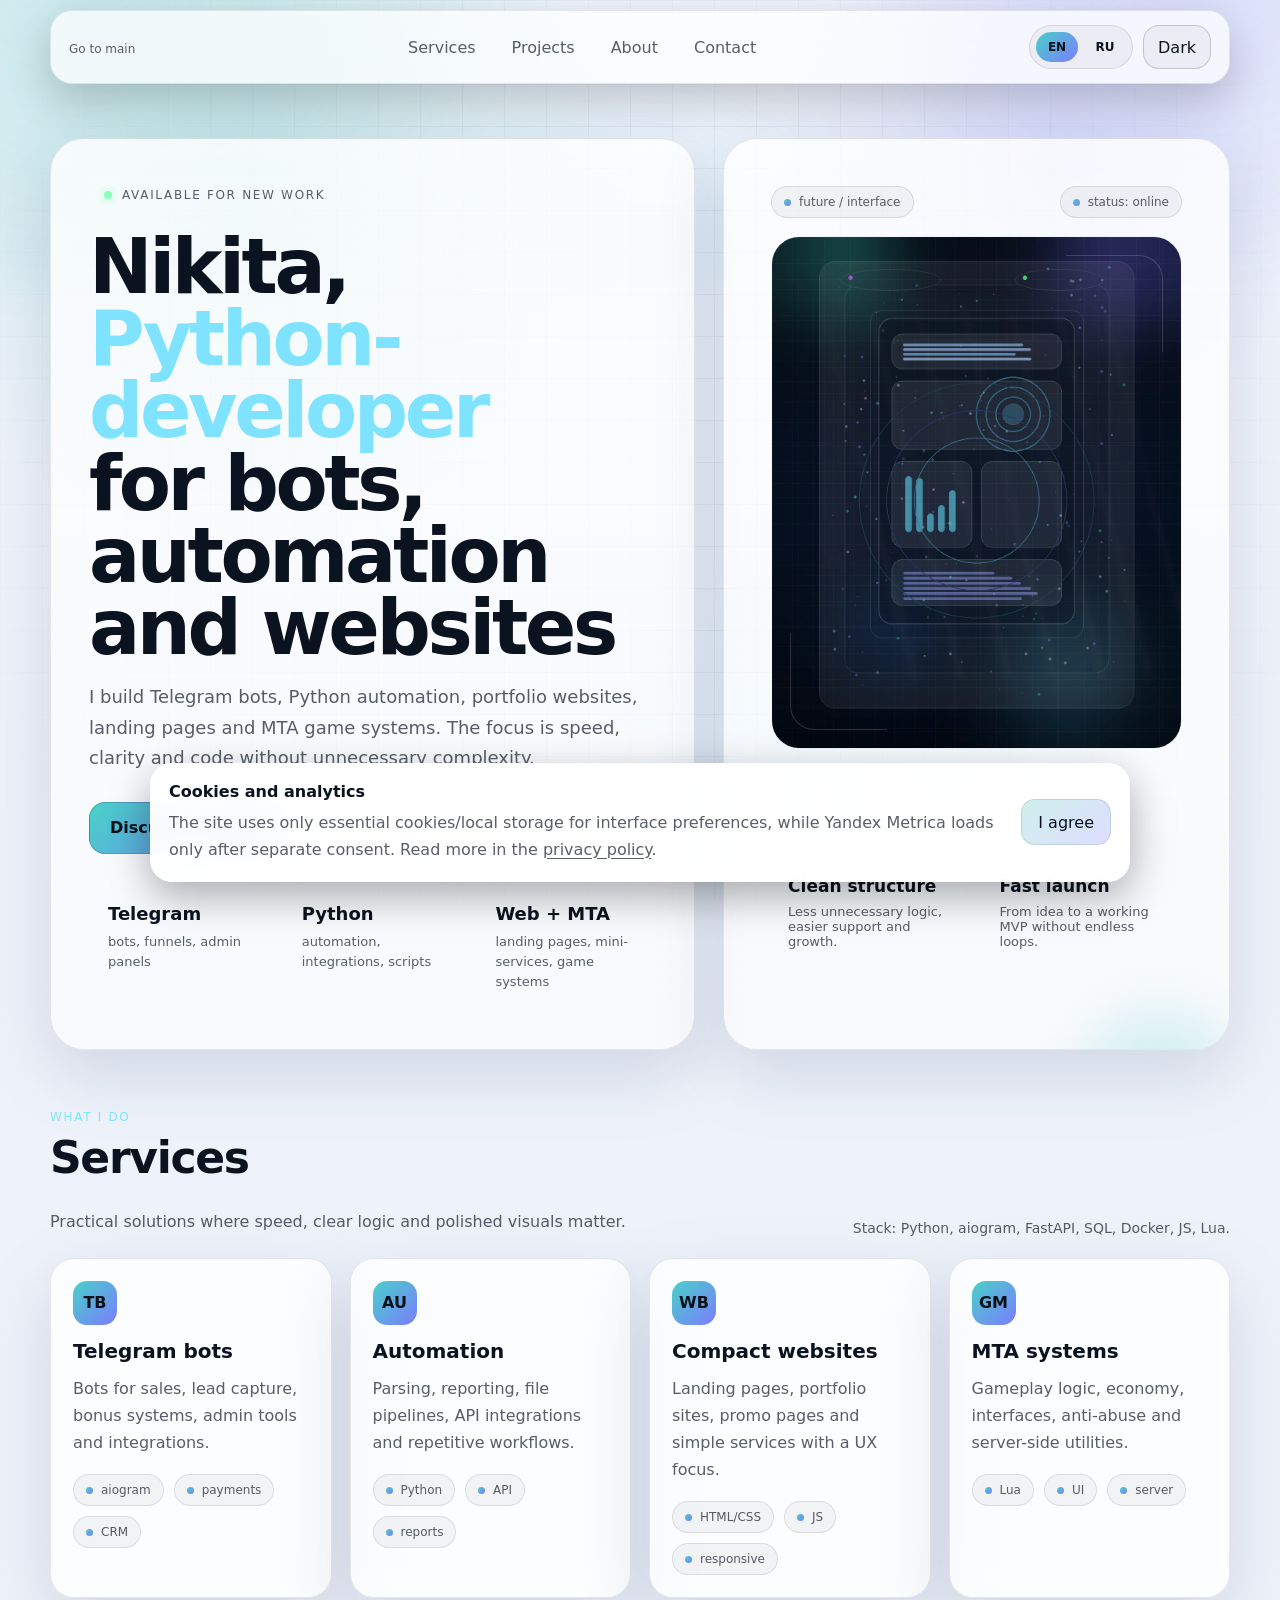
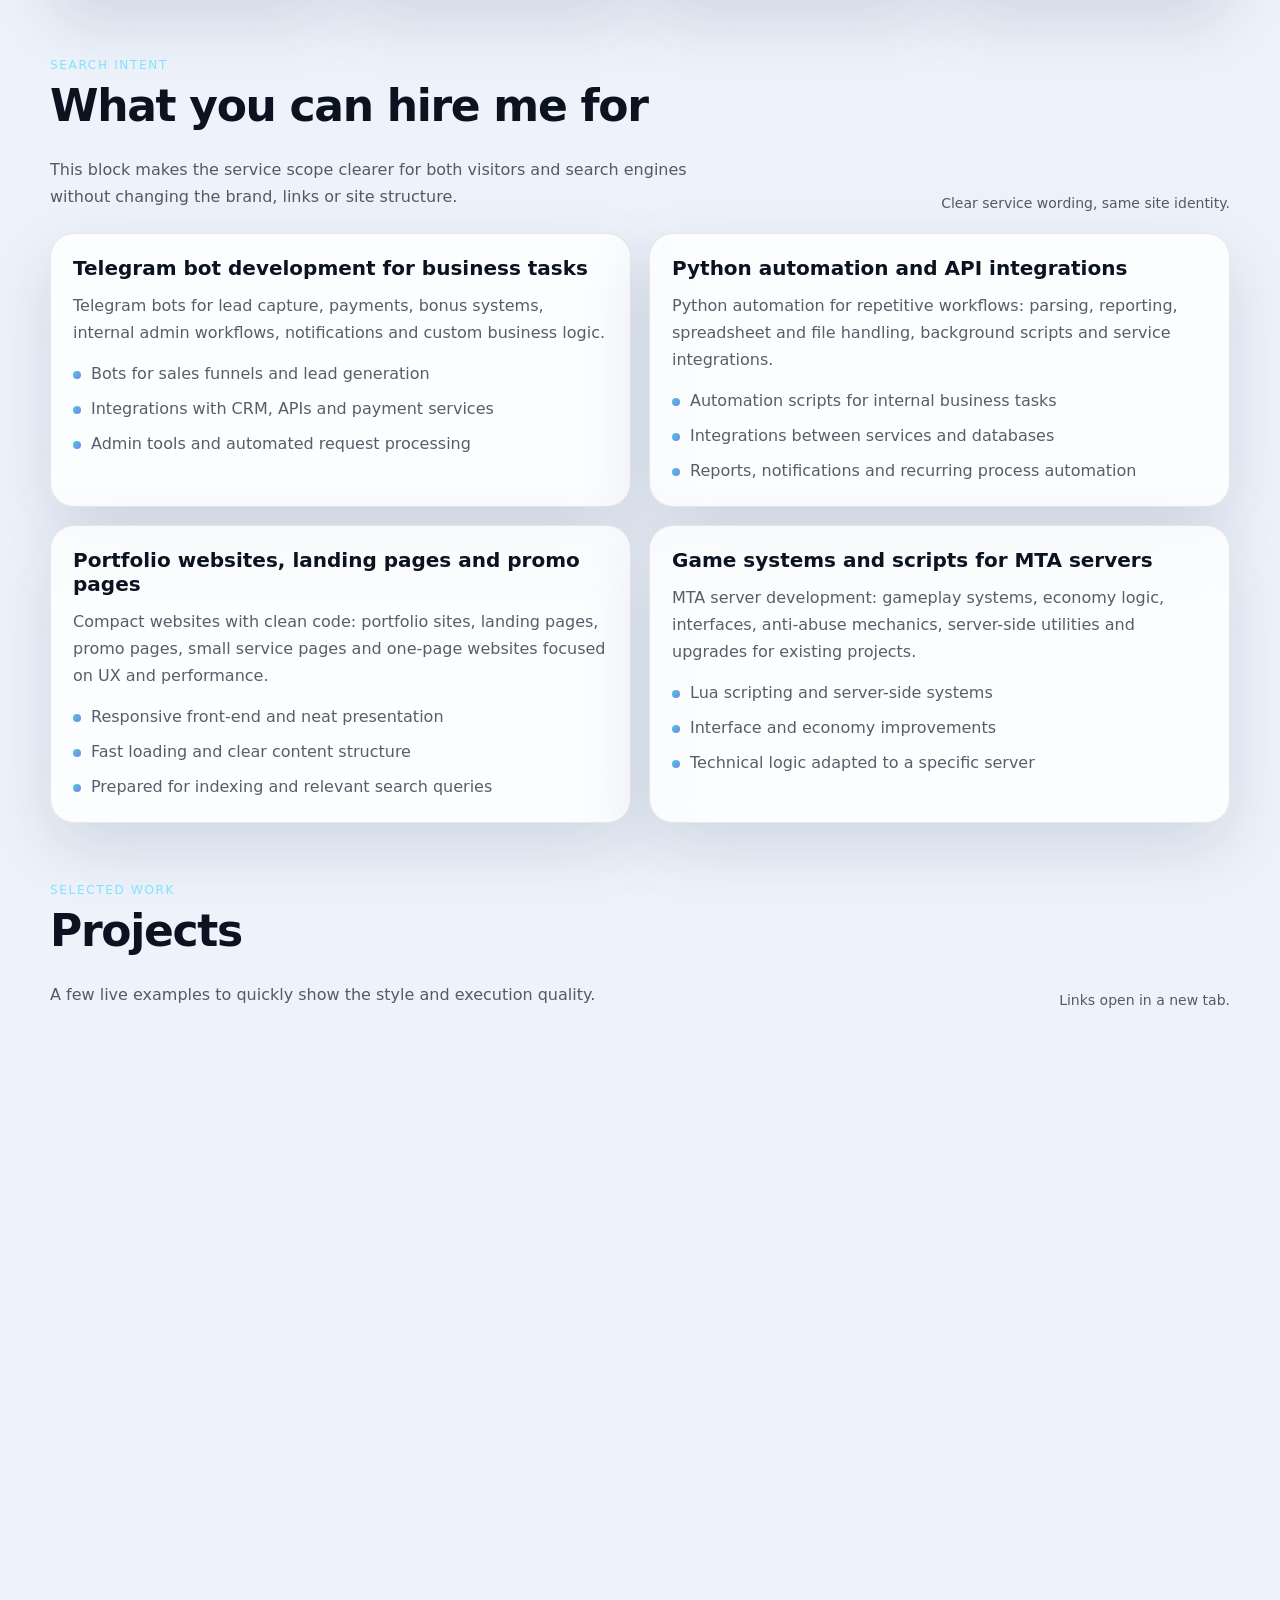
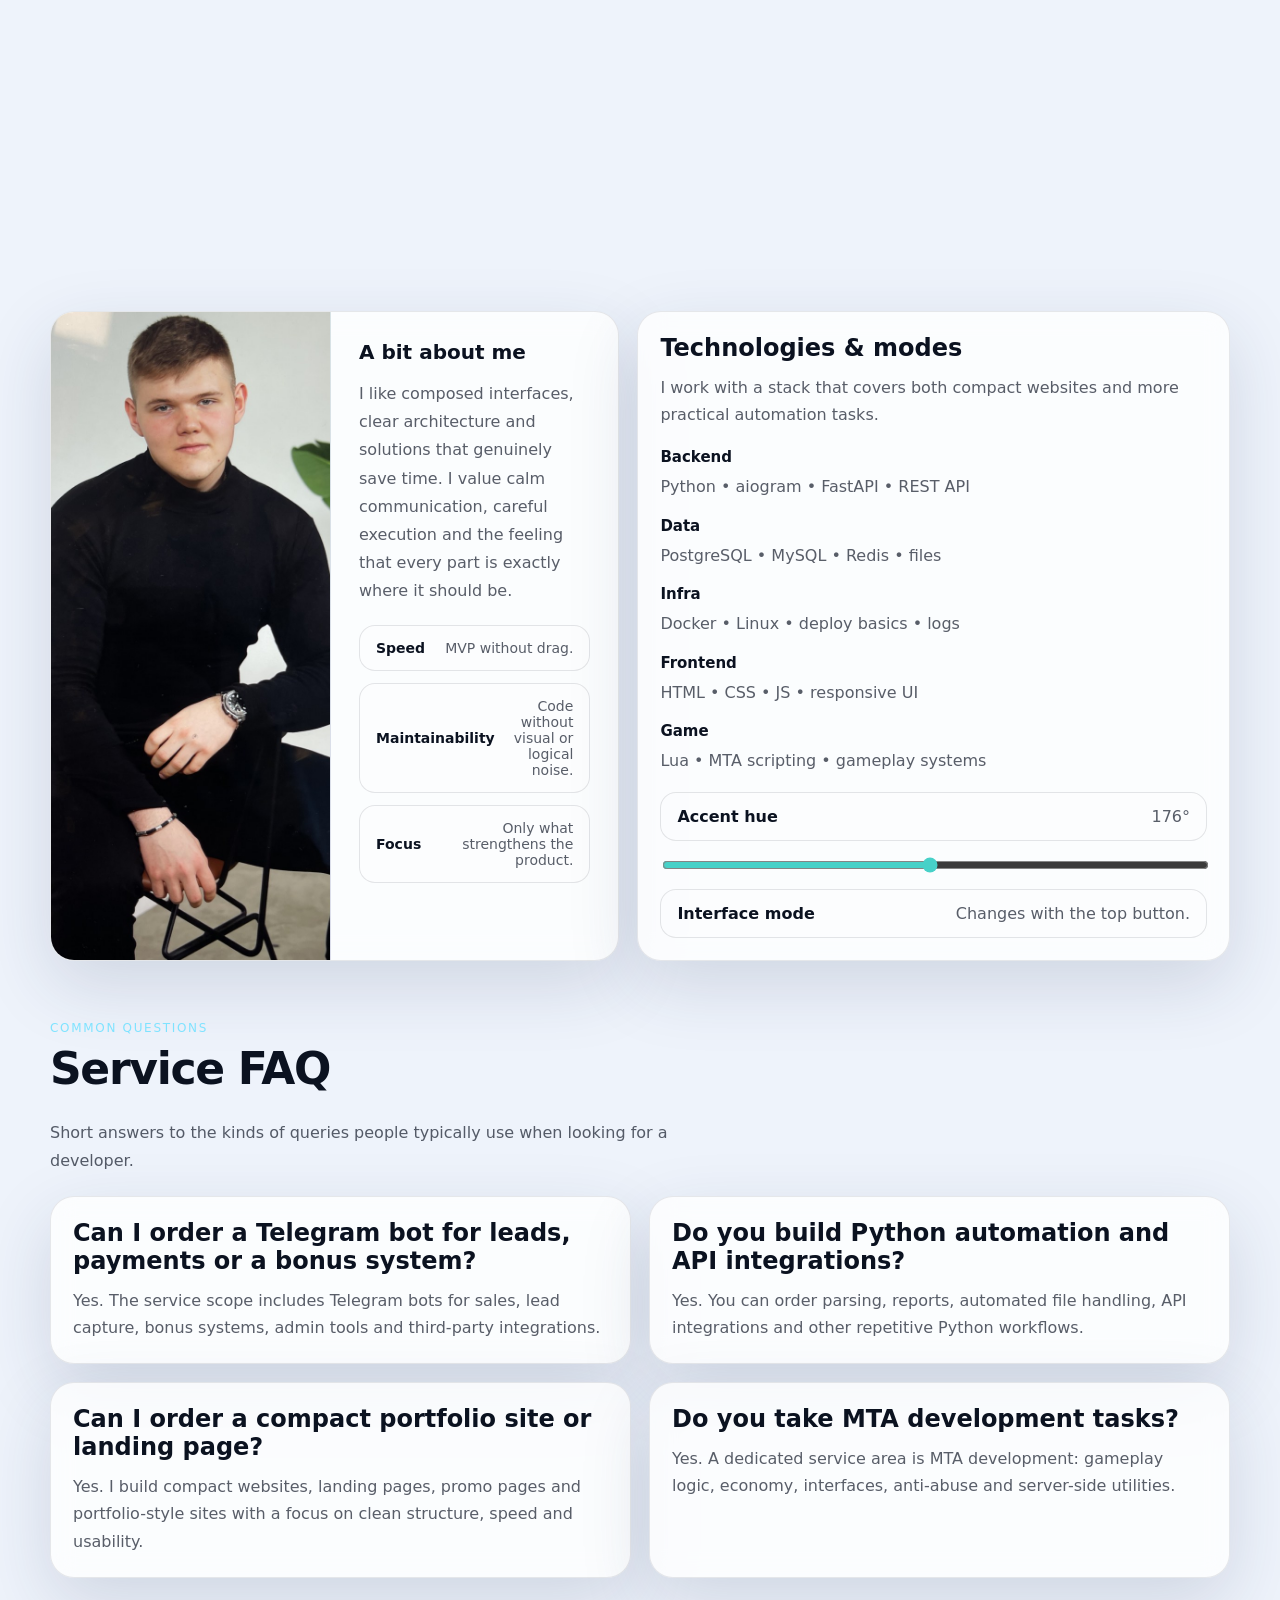
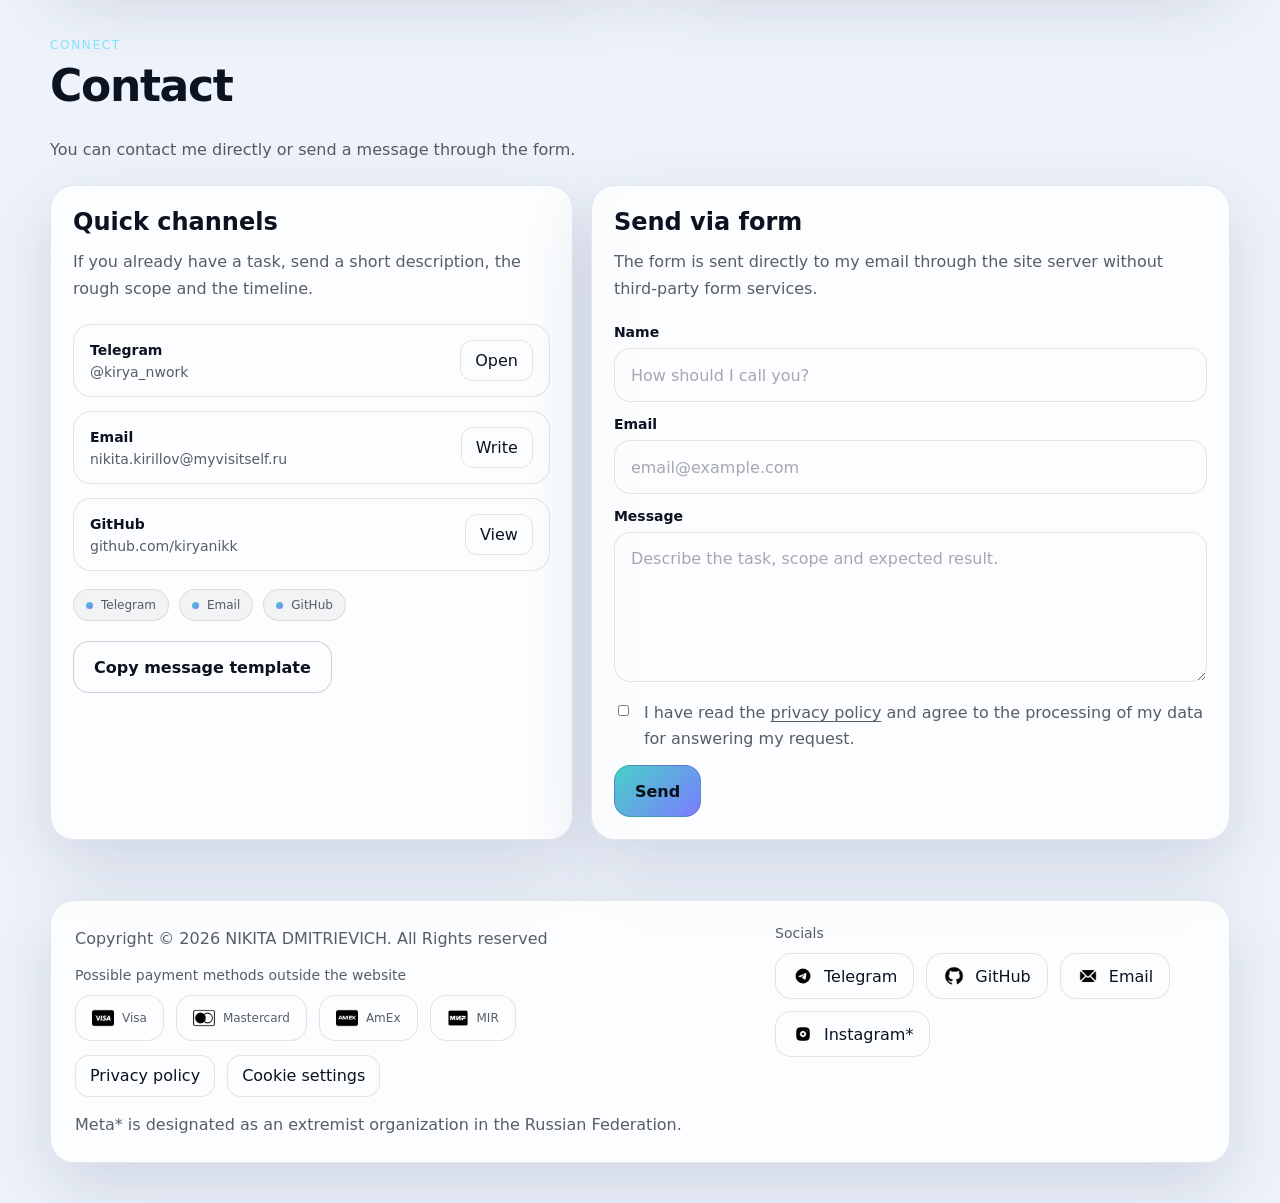
<file: index.html>
<!doctype html>
<html lang="ru">
<head>
  <meta charset="utf-8">
  <title>Redirecting…</title>
  <meta name="robots" content="noindex,follow">
  <meta http-equiv="refresh" content="0; url=/en/">
  <link rel="canonical" href="https://myvisitself.ru/en/">
  <script>window.location.replace('/en/');</script>
  <style>
    body{margin:0;font:16px/1.5 system-ui,-apple-system,Segoe UI,Roboto,sans-serif;background:#081018;color:#eef4ff;display:grid;place-items:center;min-height:100vh;padding:24px}
    a{color:#8cc5ff}
  </style>

  <!-- Yandex.Metrika counter -->
  <script type="text/javascript">
      (function(m,e,t,r,i,k,a){
          m[i]=m[i]||function(){(m[i].a=m[i].a||[]).push(arguments)};
          m[i].l=1*new Date();
          for (var j = 0; j < document.scripts.length; j++) {if (document.scripts[j].src === r) { return; }}
          k=e.createElement(t),a=e.getElementsByTagName(t)[0],k.async=1,k.src=r,a.parentNode.insertBefore(k,a)
      })(window, document,'script','https://mc.yandex.ru/metrika/tag.js?id=107723810', 'ym');

      ym(107723810, 'init', {ssr:true, webvisor:true, clickmap:true, ecommerce:"dataLayer", referrer: document.referrer, url: location.href, accurateTrackBounce:true, trackLinks:true});
  </script>
  <!-- /Yandex.Metrika counter -->

    <!-- Top.Mail.Ru counter -->
  <script type="text/javascript">
  var _tmr = window._tmr || (window._tmr = []);
  _tmr.push({id: "3751291", type: "pageView", start: (new Date()).getTime()});
  (function (d, w, id) {
    if (d.getElementById(id)) return;
    var ts = d.createElement("script"); ts.type = "text/javascript"; ts.async = true; ts.id = id;
    ts.src = "https://top-fwz1.mail.ru/js/code.js";
    var f = function () {var s = d.getElementsByTagName("script")[0]; s.parentNode.insertBefore(ts, s);};
    if (w.opera == "[object Opera]") { d.addEventListener("DOMContentLoaded", f, false); } else { f(); }
  })(document, window, "tmr-code");
  </script>
  <!-- /Top.Mail.Ru counter -->

  <!-- Varioqub experiments -->
  <script type="text/javascript">
    (function(e, x, pe, r, i, me, nt){
    e[i]=e[i]||function(){(e[i].a=e[i].a||[]).push(arguments)},
    me=x.createElement(pe),me.async=1,me.src=r,nt=x.getElementsByTagName(pe)[0],me.addEventListener('error',function(){function cb(t){t=t[t.length-1],'function'==typeof t&&t({flags:{}})};Array.isArray(e[i].a)&&e[i].a.forEach(cb);e[i]=function(){cb(arguments)}}),nt.parentNode.insertBefore(me,nt)})
    (window, document, 'script', 'https://abt.s3.yandex.net/expjs/latest/exp.js', 'ymab');
    ymab('metrika.107723810', 'init'/*, {clientFeatures}, {callback}*/);
  </script>


</head>

  <noscript><div><img src="https://mc.yandex.ru/watch/107723810" style="position:absolute; left:-9999px;" alt="" /></div></noscript> 
  <noscript><div><img src="https://top-fwz1.mail.ru/counter?id=3751291;js=na" style="position:absolute;left:-9999px;" alt="Top.Mail.Ru" /></div></noscript>

  <p>Переадресация на <a href="/ru/">русскую версию сайта</a>…</p>
</body>
</html>
</file>
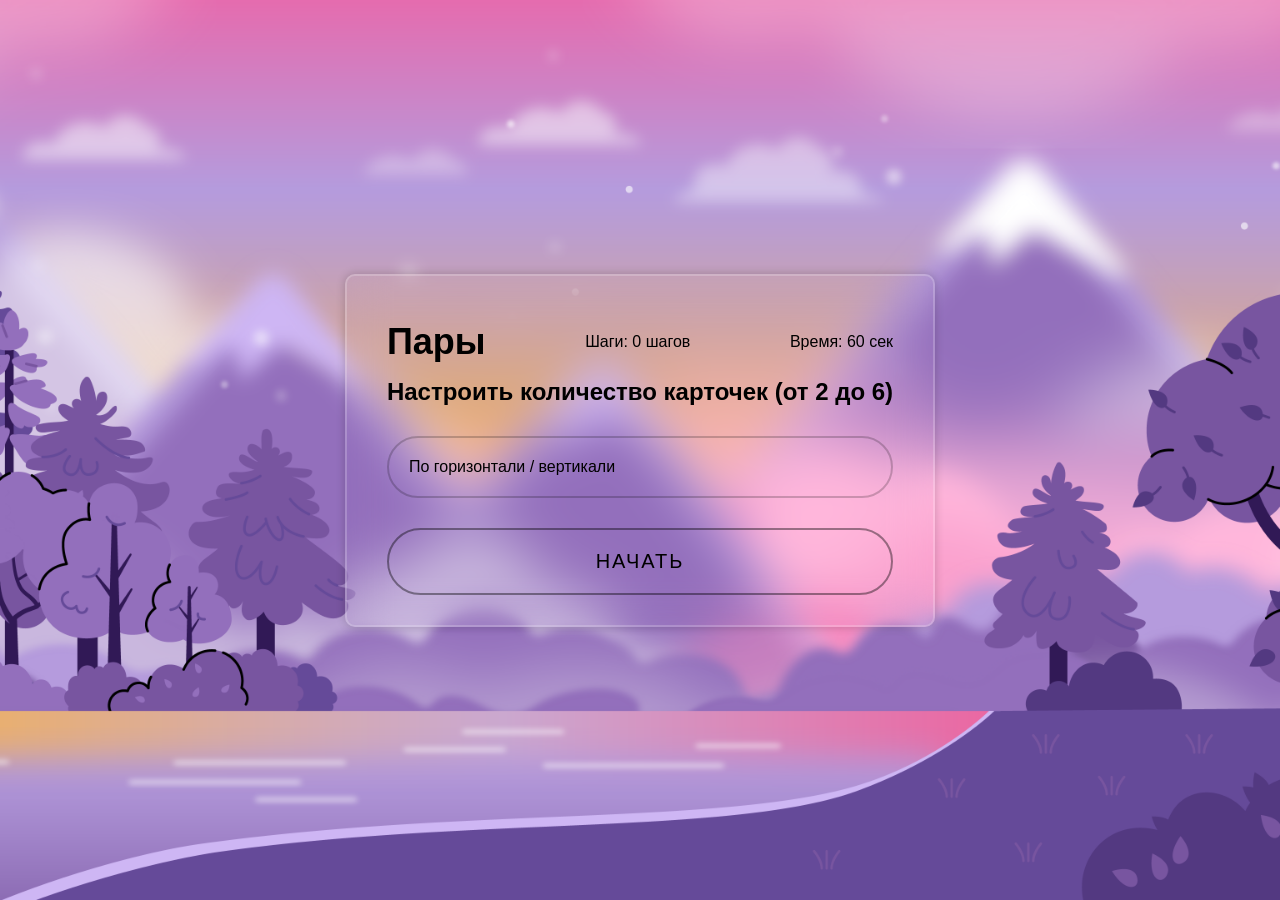
<file: couples/index.html>
<!DOCTYPE html>
<html lang="ru">

<head>
  <meta charset="UTF-8">
  <meta http-equiv="X-UA-Compatible" content="IE=edge">
  <meta name="viewport" content="width=device-width, initial-scale=1.0">
  <title>Игра в пары</title>
  <link rel="stylesheet" href="https://cdnjs.cloudflare.com/ajax/libs/font-awesome/6.2.0/css/all.min.css" />
  <link rel="stylesheet" href="./style.css">
</head>

<body>
  <div class="content">
    <main class="main">

      <div class="state">
        <h1 class="state__title">Пары</h1>
        <p class="state__moves">Шаги: 0 шагов</p>
        <p class="state__time">Время: 60 сек</p>
      </div>

      <div class="board" id="gameBoard">
        <h2 class="board__title">Настроить количество карточек (от 2 до 6)</h2>
        <form class="board__form">
          <input type="number" min="2" max="6" step="2" placeholder="По горизонтали / вертикали" class="board__input">
          <button type="button" class="button board__button">Начать</button>
        </form>
      </div>

    </main>
    <div class="confetti"></div>
  </div>
  <template id="gameTableTemplate">
    <div class="table"></div>
    <button type="button" class="button table__button">Рестарт</button>
  </template>

  <template id="cardTemplate">
    <div class="card">
      <i class="flipped-icon fa" id="flippedIcon"></i>
      <i class="default-icon fa fa-question-circle"></i>
    </div>
  </template>

  <script type="module" src="./index.js"></script>

</body>

</html>
</file>
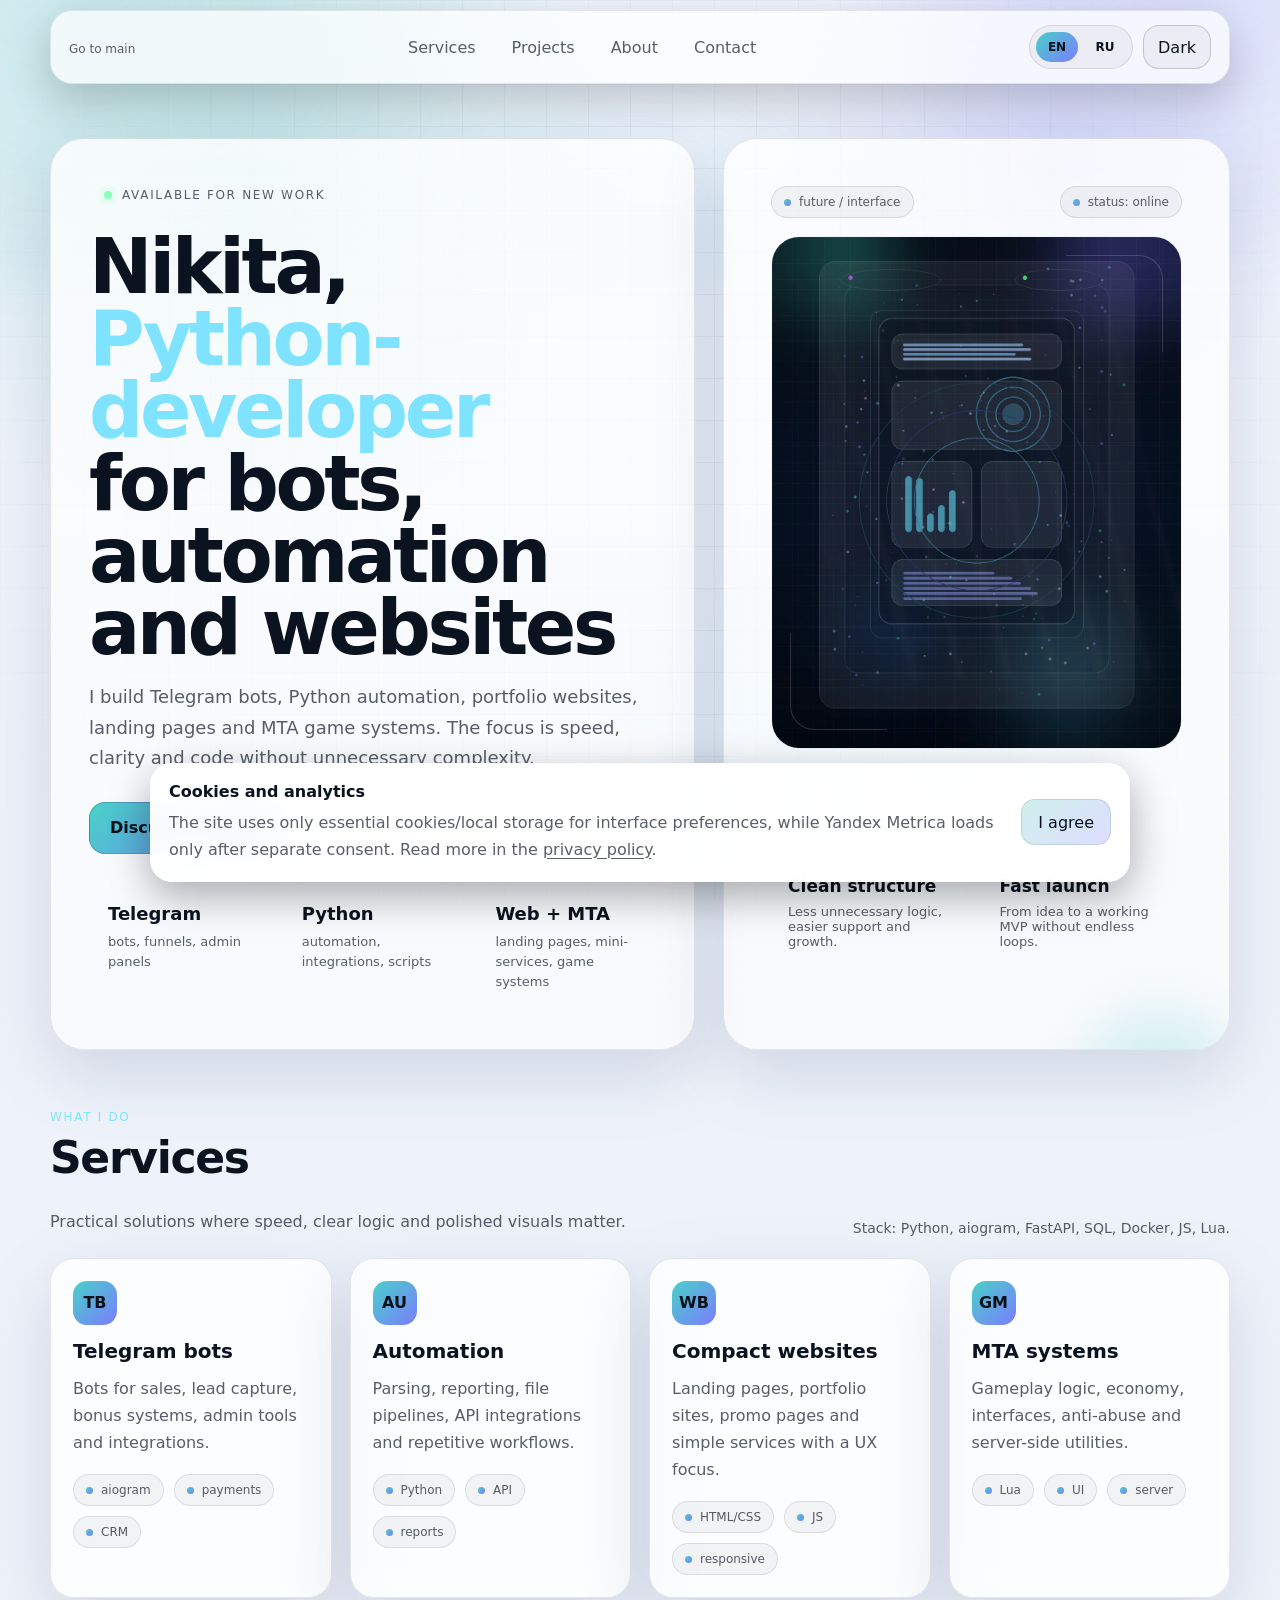
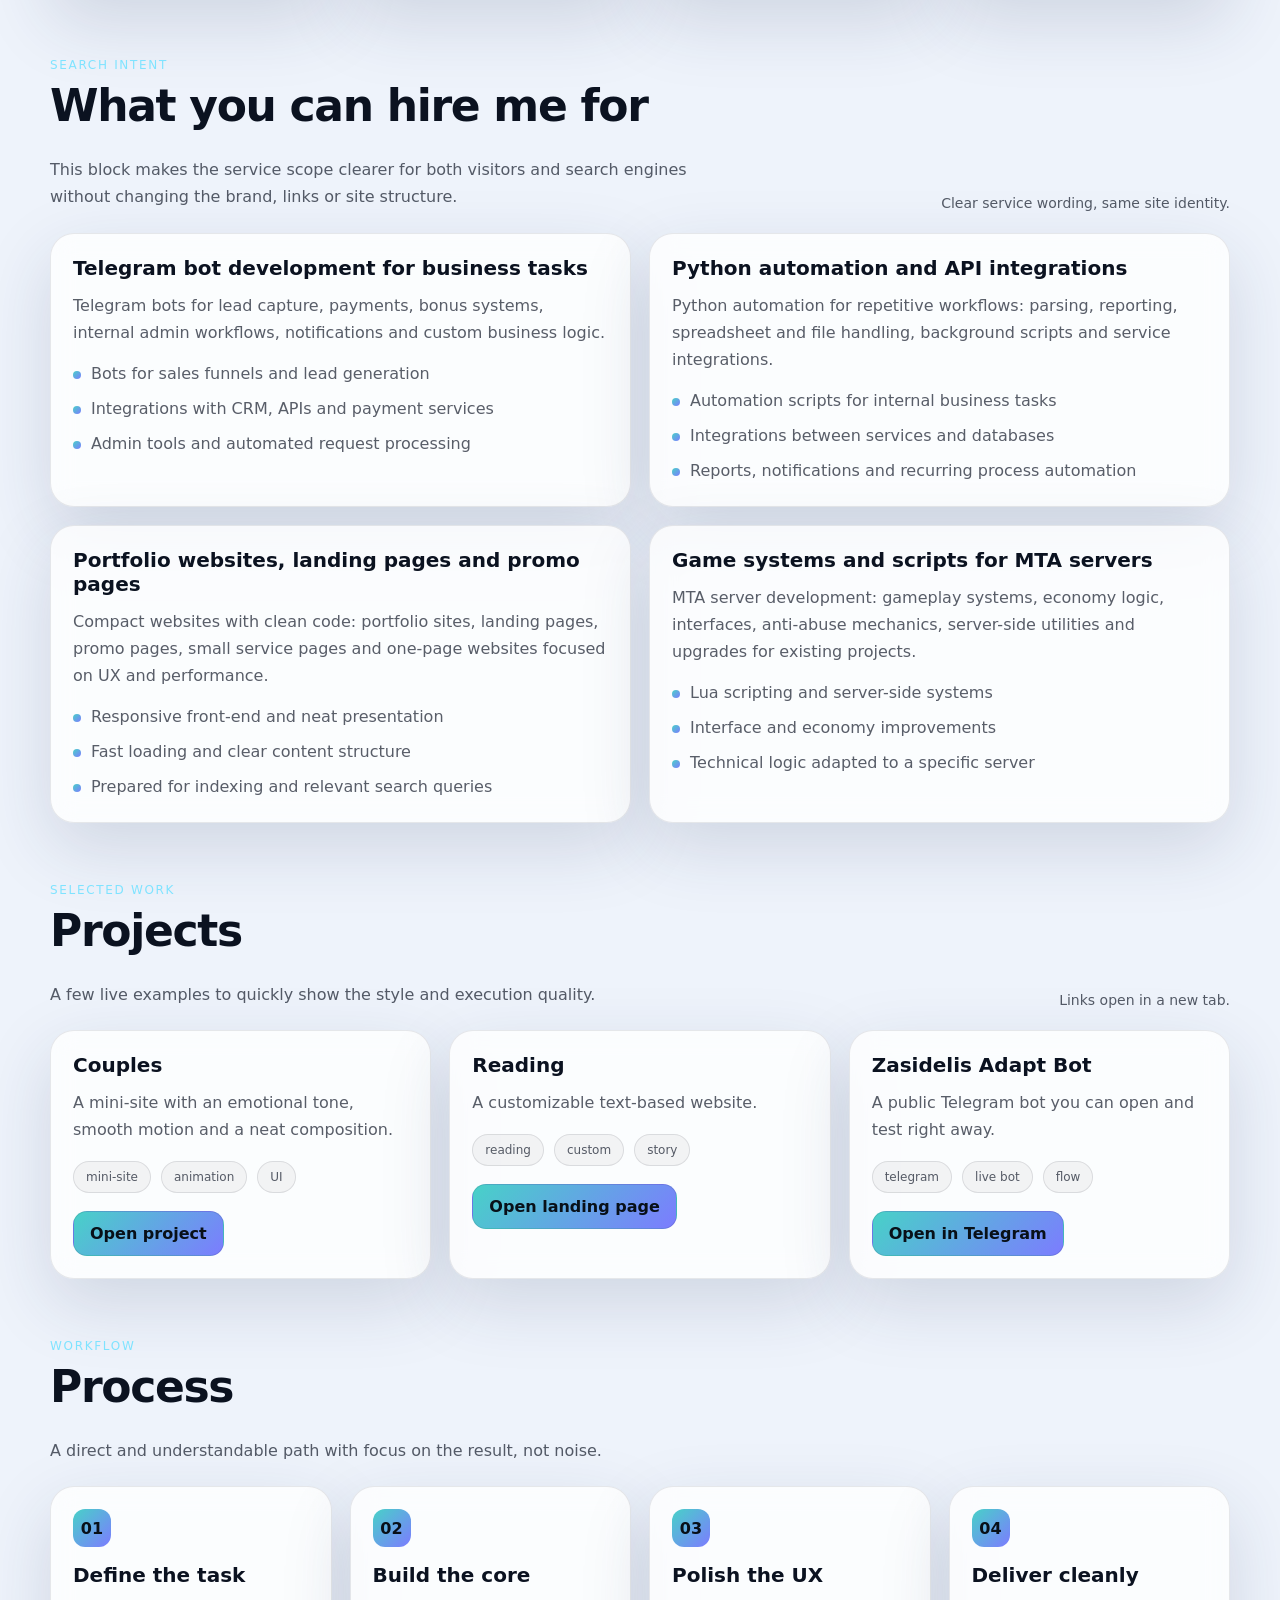
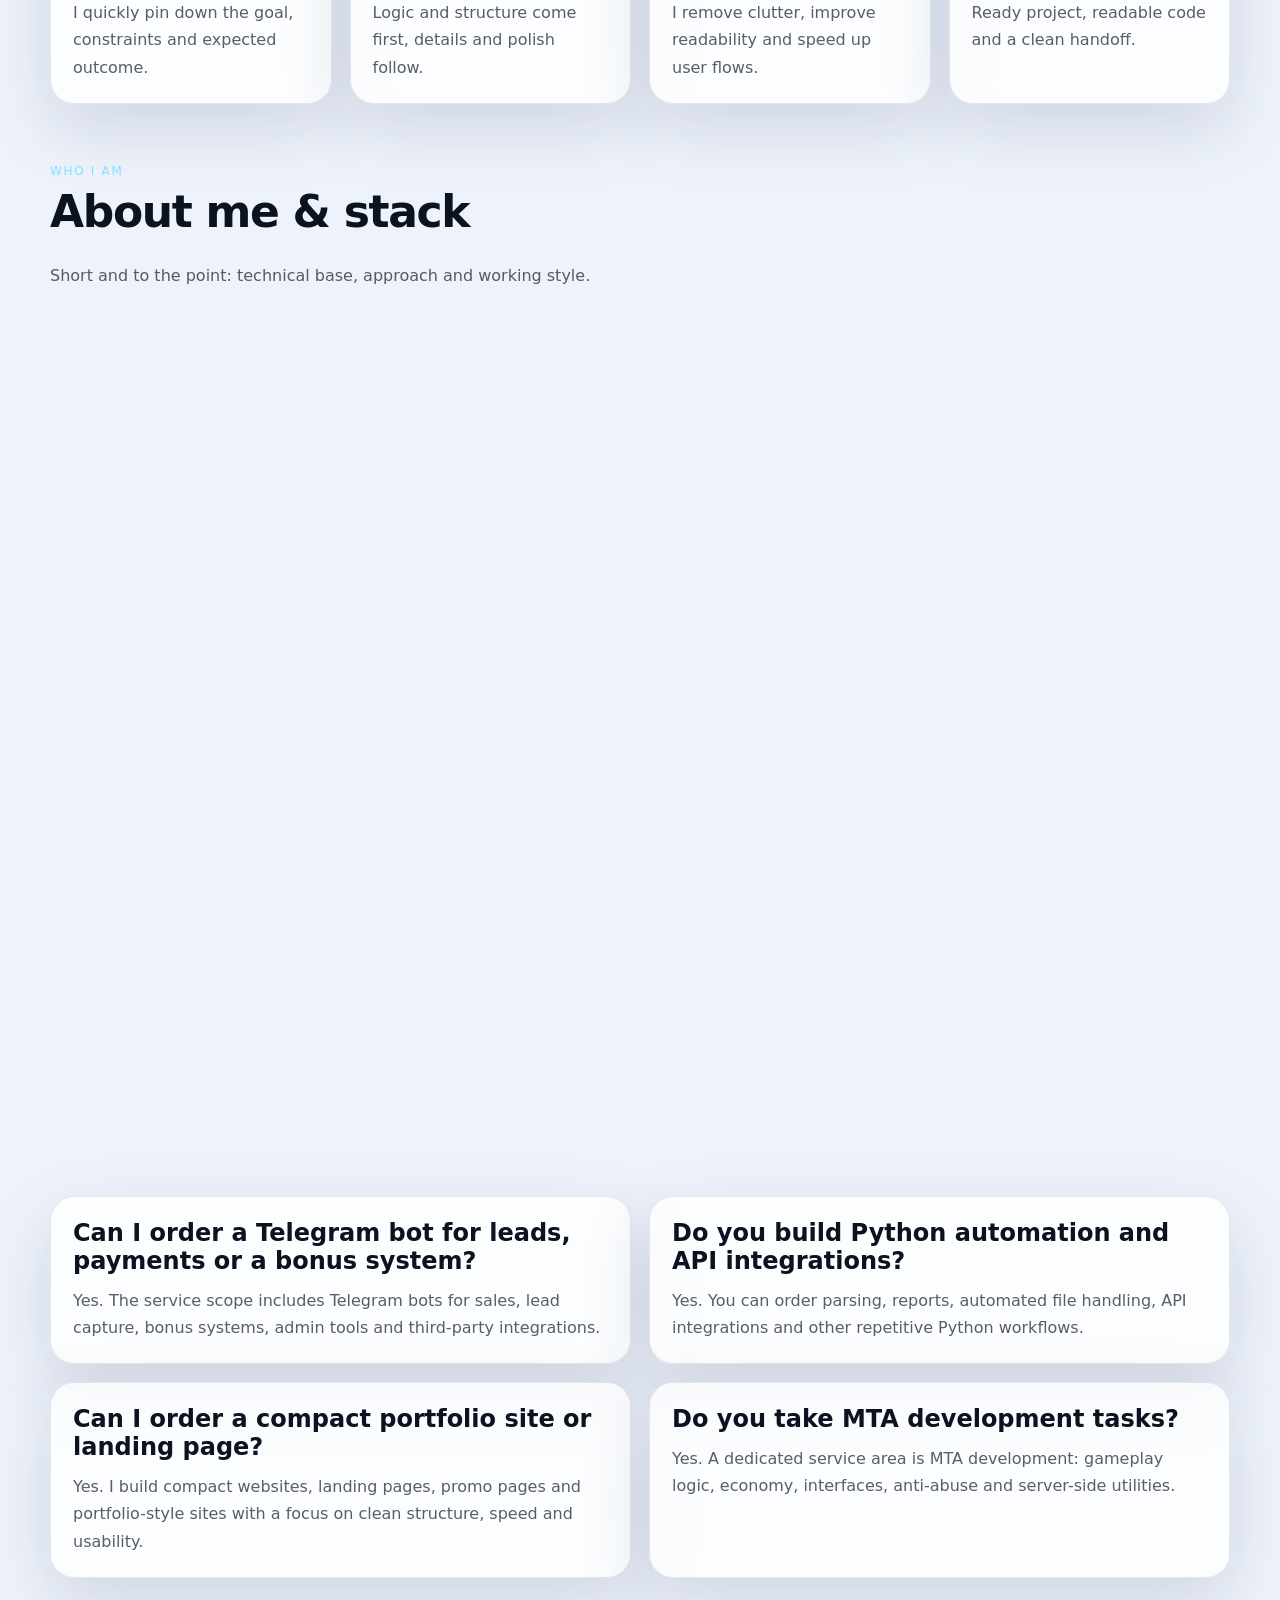
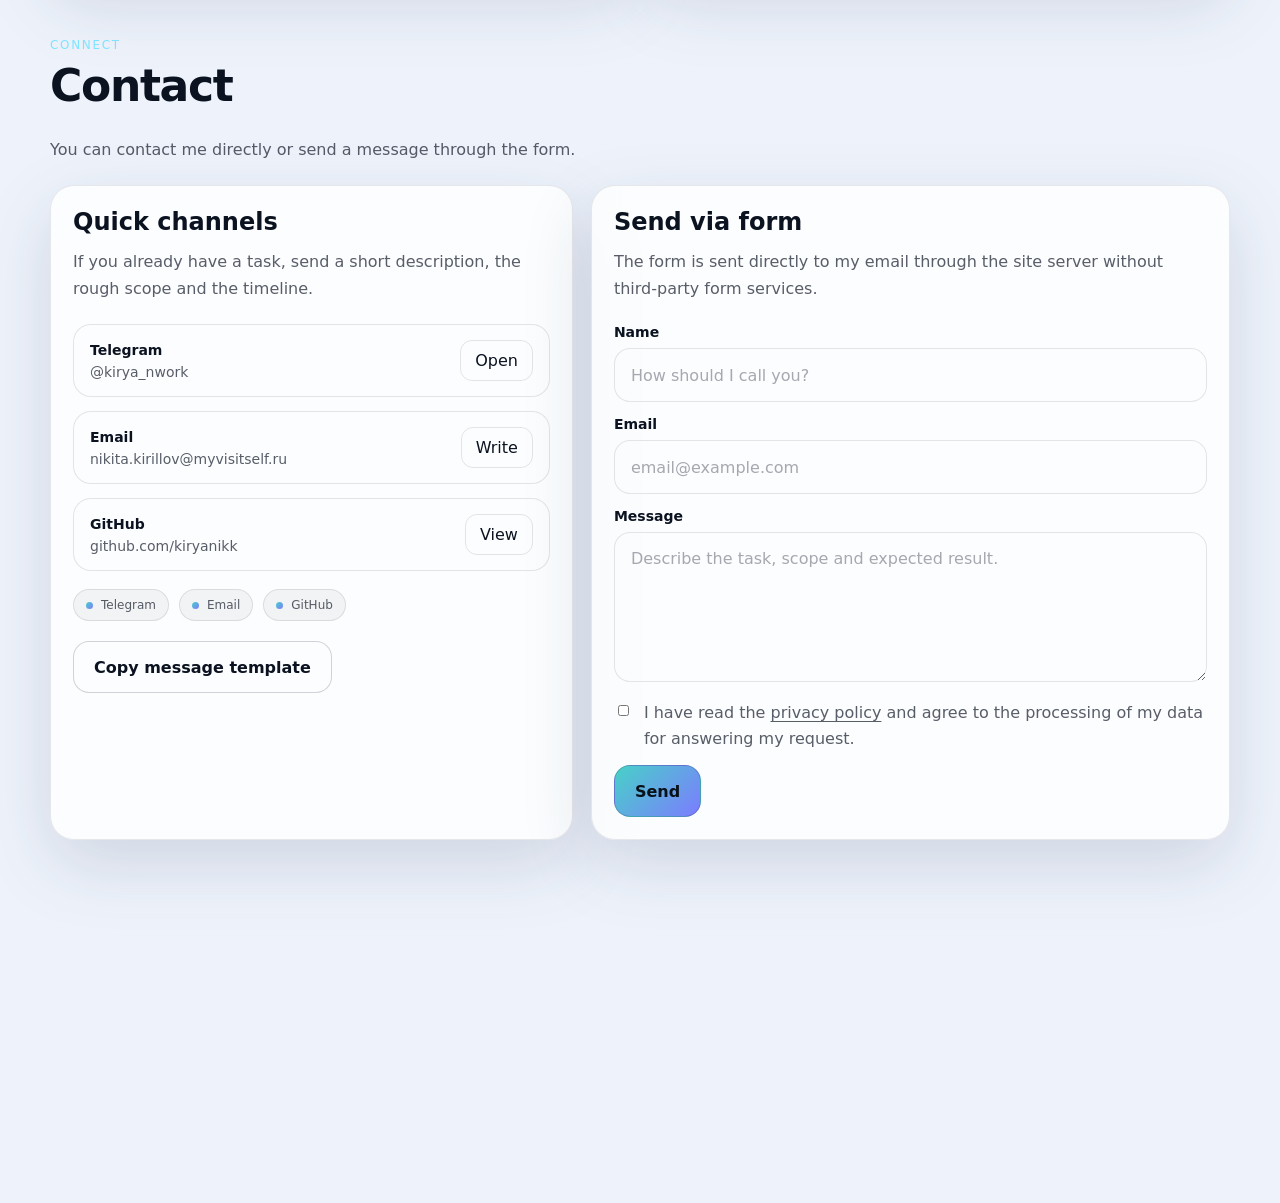
<file: en/index.html>
<!doctype html>
<html lang="en">
<head>
  <meta charset="utf-8">
  <meta name="viewport" content="width=device-width, initial-scale=1">
  <meta name="referrer" content="strict-origin-when-cross-origin">
  <meta name="format-detection" content="telephone=no, email=no, address=no">
  <meta name="color-scheme" content="dark light">
  <meta name="theme-color" content="#081018">
  <meta name="robots" content="index,follow,max-image-preview:large,max-snippet:-1,max-video-preview:-1">
  <meta name="author" content="Никита Дмитриевич">
  <meta name="description" content="myvisitself is Nikita’s website. Python development for Telegram bots, automation, compact websites, landing pages, API integrations and MTA game systems.">
  <title>myvisitself — Nikita, Python Developer | Telegram Bots, Automation, Websites</title>
  <link rel="canonical" href="https://myvisitself.ru/en/">
  <link rel="alternate" hreflang="ru" href="https://myvisitself.ru/ru/">
  <link rel="alternate" hreflang="en" href="https://myvisitself.ru/en/">
  <link rel="alternate" hreflang="x-default" href="https://myvisitself.ru/ru/">
  <link rel="icon" href="/assets/favicon.png" type="image/png" sizes="64x64">
  <link rel="apple-touch-icon" href="/assets/favicon.png">
  <link rel="manifest" href="/site.webmanifest">
  <link rel="preload" as="image" href="/assets/future-visual.webp" fetchpriority="high">
  <meta property="og:type" content="website">
  <meta property="og:site_name" content="myvisitself">
  <meta property="og:locale" content="en_US">
  <meta property="og:title" content="myvisitself — Nikita, Python Developer | Telegram Bots, Automation, Websites">
  <meta property="og:description" content="myvisitself is Nikita’s website. Python development for Telegram bots, automation, compact websites, landing pages, API integrations and MTA game systems.">
  <meta property="og:url" content="https://myvisitself.ru/en/">
  <meta property="og:image" content="https://myvisitself.ru/assets/future-visual.jpg">
  <meta property="og:image:alt" content="Futuristic interface illustration">
  <meta name="twitter:card" content="summary_large_image">
  <meta name="twitter:title" content="myvisitself — Nikita, Python Developer | Telegram Bots, Automation, Websites">
  <meta name="twitter:description" content="myvisitself is Nikita’s website. Python development for Telegram bots, automation, compact websites, landing pages, API integrations and MTA game systems.">
  <meta name="twitter:image" content="https://myvisitself.ru/assets/future-visual.jpg">
  <script type="application/ld+json">{"@context":"https://schema.org","@graph":[{"@type":"WebSite","name":"myvisitself","url":"https://myvisitself.ru/en/","inLanguage":"en"},{"@type":"ProfessionalService","name":"myvisitself","url":"https://myvisitself.ru/en/","image":"https://myvisitself.ru/assets/future-visual.jpg","description":"Nikita's website. Python development for Telegram bots, automation, portfolio websites, landing pages, API integrations and MTA game systems.","areaServed":["Worldwide"],"availableLanguage":["en","ru"],"serviceType":["Telegram bot development","Python automation","Landing pages and portfolio websites","API integrations","MTA systems"],"provider":{"@type":"Person","name":"Nikita","jobTitle":"Python Developer","email":"mailto:nikita.kirillov@myvisitself.ru","sameAs":["https://t.me/kiryanikkk","https://github.com/kiryanikk","https://instagram.com/_kiryanik_cheb/"],"knowsAbout":["Python","Telegram bots","Automation","FastAPI","Web development","MTA scripting"]},"hasOfferCatalog":{"@type":"OfferCatalog","name":"Services","itemListElement":[{"@type":"Offer","itemOffered":{"@type":"Service","name":"Telegram bots","description":"Bots for leads, sales, payments, bonus systems and admin workflows."}},{"@type":"Offer","itemOffered":{"@type":"Service","name":"Python automation","description":"Parsing, reports, file pipelines, integrations and repetitive workflows."}},{"@type":"Offer","itemOffered":{"@type":"Service","name":"Compact websites","description":"Portfolio websites, landing pages and promo pages with a UX focus."}},{"@type":"Offer","itemOffered":{"@type":"Service","name":"MTA systems","description":"Gameplay logic, economy, interfaces and server-side utilities."}}]}},{"@type":"FAQPage","mainEntity":[{"@type":"Question","name":"Can I order a Telegram bot for leads, payments or a bonus system?","acceptedAnswer":{"@type":"Answer","text":"Yes. The site offers Telegram bot development for sales, leads, bonus systems, admin tools and integrations."}},{"@type":"Question","name":"Do you build Python automation and API integrations?","acceptedAnswer":{"@type":"Answer","text":"Yes. The services include parsing, reporting, file pipelines, API integrations and repetitive workflows in Python."}},{"@type":"Question","name":"Can I order a compact portfolio site or landing page?","acceptedAnswer":{"@type":"Answer","text":"Yes. The site offers compact websites, landing pages, promo pages and simple services with a focus on UX and performance."}},{"@type":"Question","name":"Do you take MTA development tasks?","acceptedAnswer":{"@type":"Answer","text":"Yes. One of the service areas is MTA systems, including gameplay logic, economy, interfaces, anti-abuse and server-side utilities."}}]}]}</script>
  <link rel="stylesheet" href="/css/design.css">

  <!-- Яндекс метрика -->
  <script type="text/javascript">
      (function(m,e,t,r,i,k,a){
          m[i]=m[i]||function(){(m[i].a=m[i].a||[]).push(arguments)};
          m[i].l=1*new Date();
          for (var j = 0; j < document.scripts.length; j++) {if (document.scripts[j].src === r) { return; }}
          k=e.createElement(t),a=e.getElementsByTagName(t)[0],k.async=1,k.src=r,a.parentNode.insertBefore(k,a)
      })(window, document,'script','https://mc.yandex.ru/metrika/tag.js?id=107723810', 'ym');

      ym(107723810, 'init', {ssr:true, webvisor:true, clickmap:true, ecommerce:"dataLayer", referrer: document.referrer, url: location.href, accurateTrackBounce:true, trackLinks:true});
  </script>

  <!-- Top.Mail.Ru counter -->
  <script type="text/javascript">
  var _tmr = window._tmr || (window._tmr = []);
  _tmr.push({id: "3751291", type: "pageView", start: (new Date()).getTime()});
  (function (d, w, id) {
    if (d.getElementById(id)) return;
    var ts = d.createElement("script"); ts.type = "text/javascript"; ts.async = true; ts.id = id;
    ts.src = "https://top-fwz1.mail.ru/js/code.js";
    var f = function () {var s = d.getElementsByTagName("script")[0]; s.parentNode.insertBefore(ts, s);};
    if (w.opera == "[object Opera]") { d.addEventListener("DOMContentLoaded", f, false); } else { f(); }
  })(document, window, "tmr-code");
  </script>
  <!-- /Top.Mail.Ru counter -->

  <!-- Varioqub experiments -->
  <script type="text/javascript">
    (function(e, x, pe, r, i, me, nt){
    e[i]=e[i]||function(){(e[i].a=e[i].a||[]).push(arguments)},
    me=x.createElement(pe),me.async=1,me.src=r,nt=x.getElementsByTagName(pe)[0],me.addEventListener('error',function(){function cb(t){t=t[t.length-1],'function'==typeof t&&t({flags:{}})};Array.isArray(e[i].a)&&e[i].a.forEach(cb);e[i]=function(){cb(arguments)}}),nt.parentNode.insertBefore(me,nt)})
    (window, document, 'script', 'https://abt.s3.yandex.net/expjs/latest/exp.js', 'ymab');
    ymab('metrika.107723810', 'init'/*, {clientFeatures}, {callback}*/);
  </script>


</head>
<body data-theme="dark">

  <noscript><div><img src="https://mc.yandex.ru/watch/107723810" style="position:absolute; left:-9999px;" alt="" /></div></noscript> 
  <noscript><div><img src="https://top-fwz1.mail.ru/counter?id=3751291;js=na" style="position:absolute;left:-9999px;" alt="Top.Mail.Ru" /></div></noscript>

  <a class="skip-link" href="#main">Skip to content</a>

  <!-- Возвращение к мейну -->
  <header class="topbar">
    <div class="topbar__frame">
      <a class="brand" href="#hero" aria-label="myvisitself home">
        <span class="brand__text">
          <span class="brand__subtitle">Go to main</span>
        </span>
      </a>

      <!-- навигация -->
      <nav class="nav" aria-label="Primary navigation">
        <a class="nav__link" href="#work" data-nav-link>Services</a>
        <a class="nav__link" href="#projects" data-nav-link>Projects</a>
        <a class="nav__link" href="#about" data-nav-link>About</a>
        <a class="nav__link" href="#contact" data-nav-link>Contact</a>
      </nav>

      <!-- кастомные настройки -->
      <div class="topbar__actions">
        <div class="lang-switch" aria-label="Language switcher">
          <span class="is-current">EN</span>
          <a href="/ru/">RU</a>
        </div>
        <button class="icon-btn icon-btn--wide" type="button" data-theme-toggle data-label-dark="Dark" data-label-light="Light" data-aria="Toggle theme" aria-label="Toggle theme" aria-pressed="false">
          <span data-theme-label>Light</span>
        </button>
        <button class="icon-btn mobile-toggle" type="button" data-mobile-toggle aria-expanded="false" aria-controls="mobile-menu" aria-label="Open menu">☰</button>
      </div>
    </div>
    <!-- усе та же навигация -->
    <div class="mobile-menu" id="mobile-menu" data-mobile-menu>
      <a href="#work" data-nav-link>Services</a>
      <a href="#projects" data-nav-link>Projects</a>
      <a href="#about" data-nav-link>About</a>
      <a href="#contact" data-nav-link>Contact</a>
    </div>
  </header>

  <main id="main">
    <section class="hero shell" id="hero">
      <div class="hero__grid">
        <div class="hero__copy reveal">
          <div class="kicker">available for new work</div>
          <h1 class="hero__title">
            <span>Nikita,</span>
            <span><em>Python-developer</em></span>
            <span>for bots, automation and websites</span>
          </h1>
          <p class="hero__lead">I build Telegram bots, Python automation, portfolio websites, landing pages and MTA game systems. The focus is speed, clarity and code without unnecessary complexity.</p>
          <div class="hero__actions">
            <a class="primary-btn" href="#contact">Discuss a project</a>
            <a class="secondary-btn" href="#projects">View projects</a>
          </div>
          <div class="hero__meta">
            <div class="stat">
              <div class="stat__value">Telegram</div>
              <div class="stat__label">bots, funnels, admin panels</div>
            </div>
            <div class="stat">
              <div class="stat__value">Python</div>
              <div class="stat__label">automation, integrations, scripts</div>
            </div>
            <div class="stat">
              <div class="stat__value">Web + MTA</div>
              <div class="stat__label">landing pages, mini-services, game systems</div>
            </div>
          </div>
        </div>

        <div class="hero__visual reveal">
          <div class="visual-card" data-tilt-card>
            <div class="visual-card__top">
              <span class="visual-pill">future / interface</span>
              <span class="visual-pill">status: online</span>
            </div>
            <div class="visual-portrait">
              <div class="visual-grid" aria-hidden="true"></div>
              <picture>
                <source srcset="/assets/future-visual.webp" type="image/webp">
                <img src="/assets/future-visual.jpg" alt="Futuristic interface illustration" width="1044" height="1400" loading="eager" decoding="async">
              </picture>
            </div>
            <div class="visual-badges"><span class="tech-pill">Telegram bots</span><span class="tech-pill">Automation</span><span class="tech-pill">FastAPI</span><span class="tech-pill">Responsive UI</span></div>
            <div class="visual-footer">
              <div class="visual-metric">
                <strong>Clean structure</strong>
                <span>Less unnecessary logic, easier support and growth.</span>
              </div>
              <div class="visual-metric">
                <strong>Fast launch</strong>
                <span>From idea to a working MVP without endless loops.</span>
              </div>
            </div>
          </div>
        </div>
      </div>
    </section>

    <section class="section shell" id="work">
      <div class="section__head reveal">
        <div>
          <p class="section__eyebrow">what I do</p>
          <h2 class="section__title">Services</h2>
          <p class="section__lead">Practical solutions where speed, clear logic and polished visuals matter.</p>
        </div>
        <div class="section__note">Stack: Python, aiogram, FastAPI, SQL, Docker, JS, Lua.</div>
      </div>
      <div class="grid-4">
        <article class="service-card reveal">
          <div class="card-icon">TB</div>
          <h3 class="card-title">Telegram bots</h3>
          <p class="card-text">Bots for sales, lead capture, bonus systems, admin tools and integrations.</p>
          <div class="service-tags"><span class="service-tag">aiogram</span><span class="service-tag">payments</span><span class="service-tag">CRM</span></div>
        </article>
        
        <article class="service-card reveal">
          <div class="card-icon">AU</div>
          <h3 class="card-title">Automation</h3>
          <p class="card-text">Parsing, reporting, file pipelines, API integrations and repetitive workflows.</p>
          <div class="service-tags"><span class="service-tag">Python</span><span class="service-tag">API</span><span class="service-tag">reports</span></div>
        </article>
        
        <article class="service-card reveal">
          <div class="card-icon">WB</div>
          <h3 class="card-title">Compact websites</h3>
          <p class="card-text">Landing pages, portfolio sites, promo pages and simple services with a UX focus.</p>
          <div class="service-tags"><span class="service-tag">HTML/CSS</span><span class="service-tag">JS</span><span class="service-tag">responsive</span></div>
        </article>
        
        <article class="service-card reveal">
          <div class="card-icon">GM</div>
          <h3 class="card-title">MTA systems</h3>
          <p class="card-text">Gameplay logic, economy, interfaces, anti-abuse and server-side utilities.</p>
          <div class="service-tags"><span class="service-tag">Lua</span><span class="service-tag">UI</span><span class="service-tag">server</span></div>
        </article>
        </div>
    </section>


    <section class="section shell" id="tasks">
      <div class="section__head reveal">
        <div>
          <p class="section__eyebrow">search intent</p>
          <h2 class="section__title">What you can hire me for</h2>
          <p class="section__lead">This block makes the service scope clearer for both visitors and search engines without changing the brand, links or site structure.</p>
        </div>
        <div class="section__note">Clear service wording, same site identity.</div>
      </div>
      <div class="grid-2">
        <article class="service-card reveal">
          <h3 class="card-title">Telegram bot development for business tasks</h3>
          <p class="card-text">Telegram bots for lead capture, payments, bonus systems, internal admin workflows, notifications and custom business logic.</p>
          <ul class="card-list">
            <li>Bots for sales funnels and lead generation</li>
            <li>Integrations with CRM, APIs and payment services</li>
            <li>Admin tools and automated request processing</li>
          </ul>
        </article>
        <article class="service-card reveal">
          <h3 class="card-title">Python automation and API integrations</h3>
          <p class="card-text">Python automation for repetitive workflows: parsing, reporting, spreadsheet and file handling, background scripts and service integrations.</p>
          <ul class="card-list">
            <li>Automation scripts for internal business tasks</li>
            <li>Integrations between services and databases</li>
            <li>Reports, notifications and recurring process automation</li>
          </ul>
        </article>
        <article class="service-card reveal">
          <h3 class="card-title">Portfolio websites, landing pages and promo pages</h3>
          <p class="card-text">Compact websites with clean code: portfolio sites, landing pages, promo pages, small service pages and one-page websites focused on UX and performance.</p>
          <ul class="card-list">
            <li>Responsive front-end and neat presentation</li>
            <li>Fast loading and clear content structure</li>
            <li>Prepared for indexing and relevant search queries</li>
          </ul>
        </article>
        <article class="service-card reveal">
          <h3 class="card-title">Game systems and scripts for MTA servers</h3>
          <p class="card-text">MTA server development: gameplay systems, economy logic, interfaces, anti-abuse mechanics, server-side utilities and upgrades for existing projects.</p>
          <ul class="card-list">
            <li>Lua scripting and server-side systems</li>
            <li>Interface and economy improvements</li>
            <li>Technical logic adapted to a specific server</li>
          </ul>
        </article>
      </div>
    </section>

    <section class="section shell" id="projects">
      <div class="section__head reveal">
        <div>
          <p class="section__eyebrow">selected work</p>
          <h2 class="section__title">Projects</h2>
          <p class="section__lead">A few live examples to quickly show the style and execution quality.</p>
        </div>
        <div class="section__note">Links open in a new tab.</div>
      </div>
      <div class="grid-3">
        <article class="project-card reveal">
          <div class="project-top">
            <div>
              <h3 class="card-title">Couples</h3>
              <p class="card-text">A mini-site with an emotional tone, smooth motion and a neat composition.</p>
            </div>
          </div>
          <div class="project-tags"><span class="project-tag">mini-site</span><span class="project-tag">animation</span><span class="project-tag">UI</span></div>
          <div class="project-actions">
            <a class="project-link project-link--main" href="https://myvisitself.ru/couples/" target="_blank" rel="noopener noreferrer">Open project</a>
          </div>
        </article>
        
        <article class="project-card reveal">
          <div class="project-top">
            <div>
              <h3 class="card-title">Reading</h3>
              <p class="card-text">A customizable text-based website.</p>
            </div>
          </div>
          <div class="project-tags"><span class="project-tag">reading</span><span class="project-tag">custom</span><span class="project-tag">story</span></div>
          <div class="project-actions">
            <a class="project-link project-link--main" href="https://myvisitself.ru/reading/" target="_blank" rel="noopener noreferrer">Open landing page</a>
          </div>
        </article>
        
        <article class="project-card reveal">
          <div class="project-top">
            <div>
              <h3 class="card-title">Zasidelis Adapt Bot</h3>
              <p class="card-text">A public Telegram bot you can open and test right away.</p>
            </div>
          </div>
          <div class="project-tags"><span class="project-tag">telegram</span><span class="project-tag">live bot</span><span class="project-tag">flow</span></div>
          <div class="project-actions">
            <a class="project-link project-link--main" href="https://t.me/ZasidelisAdapt_bot" target="_blank" rel="noopener noreferrer">Open in Telegram</a>
          </div>
        </article>
        </div>
    </section>

    <section class="section shell">
      <div class="section__head reveal">
        <div>
          <p class="section__eyebrow">workflow</p>
          <h2 class="section__title">Process</h2>
          <p class="section__lead">A direct and understandable path with focus on the result, not noise.</p>
        </div>
      </div>
      <div class="grid-4">
        <article class="process-card reveal">
          <div class="process-card__index">01</div>
          <h3 class="card-title" style="margin-top:16px;">Define the task</h3>
          <p class="card-text">I quickly pin down the goal, constraints and expected outcome.</p>
        </article>
        
        <article class="process-card reveal">
          <div class="process-card__index">02</div>
          <h3 class="card-title" style="margin-top:16px;">Build the core</h3>
          <p class="card-text">Logic and structure come first, details and polish follow.</p>
        </article>
        
        <article class="process-card reveal">
          <div class="process-card__index">03</div>
          <h3 class="card-title" style="margin-top:16px;">Polish the UX</h3>
          <p class="card-text">I remove clutter, improve readability and speed up user flows.</p>
        </article>
        
        <article class="process-card reveal">
          <div class="process-card__index">04</div>
          <h3 class="card-title" style="margin-top:16px;">Deliver cleanly</h3>
          <p class="card-text">Ready project, readable code and a clean handoff.</p>
        </article>
        </div>
    </section>

    <section class="section shell" id="about">
      <div class="section__head reveal">
        <div>
          <p class="section__eyebrow">who I am</p>
          <h2 class="section__title">About me & stack</h2>
          <p class="section__lead">Short and to the point: technical base, approach and working style.</p>
        </div>
      </div>
      <div class="about-layout">
        <article class="about-card reveal">
          <div class="about-card__grid">
            <div class="about-card__media">
              <picture>
                <source srcset="/assets/future-visual.jpg" type="image/webp">
                <img src="/assets/future-visual.jpg" alt="Nikita — Python developer for Telegram bots, automation and websites" width="1044" height="1400" loading="lazy" decoding="async">
              </picture>
            </div>
            <div class="about-card__body">
              <h3 class="card-title">A bit about me</h3>
              <p>I like composed interfaces, clear architecture and solutions that genuinely save time. I value calm communication, careful execution and the feeling that every part is exactly where it should be.</p>
              <div class="about-card__line">
        <div class="about-card__line-item">
          <strong>Speed</strong>
          <span>MVP without drag.</span>
        </div>
        
        <div class="about-card__line-item">
          <strong>Maintainability</strong>
          <span>Code without visual or logical noise.</span>
        </div>
        
        <div class="about-card__line-item">
          <strong>Focus</strong>
          <span>Only what strengthens the product.</span>
        </div>
        </div>
            </div>
          </div>
        </article>

        <article class="stack-card reveal">
          <h3>Technologies & modes</h3>
          <p>I work with a stack that covers both compact websites and more practical automation tasks.</p>
          <div class="stack-card__list">
        <div class="stack-line">
          <strong>Backend</strong>
          <span>Python • aiogram • FastAPI • REST API</span>
        </div>
        
        <div class="stack-line">
          <strong>Data</strong>
          <span>PostgreSQL • MySQL • Redis • files</span>
        </div>
        
        <div class="stack-line">
          <strong>Infra</strong>
          <span>Docker • Linux • deploy basics • logs</span>
        </div>
        
        <div class="stack-line">
          <strong>Frontend</strong>
          <span>HTML • CSS • JS • responsive UI</span>
        </div>
        
        <div class="stack-line">
          <strong>Game</strong>
          <span>Lua • MTA scripting • gameplay systems</span>
        </div>
        </div>
          <div class="toolbox">
            <div class="toolbox__row">
              <strong>Accent hue</strong>
              <span data-accent-value>176°</span>
            </div>
            <input class="range" type="range" min="0" max="360" value="176" data-accent-range aria-label="Accent hue">
            <div class="toolbox__row">
              <strong>Interface mode</strong>
              <span>Changes with the top button.</span>
            </div>
          </div>
        </article>
      </div>
    </section>


    <section class="section shell" id="faq">
      <div class="section__head reveal">
        <div>
          <p class="section__eyebrow">common questions</p>
          <h2 class="section__title">Service FAQ</h2>
          <p class="section__lead">Short answers to the kinds of queries people typically use when looking for a developer.</p>
        </div>
      </div>
      <div class="grid-2">
        <article class="contact-card reveal">
          <h3>Can I order a Telegram bot for leads, payments or a bonus system?</h3>
          <p>Yes. The service scope includes Telegram bots for sales, lead capture, bonus systems, admin tools and third-party integrations.</p>
        </article>
        <article class="contact-card reveal">
          <h3>Do you build Python automation and API integrations?</h3>
          <p>Yes. You can order parsing, reports, automated file handling, API integrations and other repetitive Python workflows.</p>
        </article>
        <article class="contact-card reveal">
          <h3>Can I order a compact portfolio site or landing page?</h3>
          <p>Yes. I build compact websites, landing pages, promo pages and portfolio-style sites with a focus on clean structure, speed and usability.</p>
        </article>
        <article class="contact-card reveal">
          <h3>Do you take MTA development tasks?</h3>
          <p>Yes. A dedicated service area is MTA development: gameplay logic, economy, interfaces, anti-abuse and server-side utilities.</p>
        </article>
      </div>
    </section>

    <section class="section shell" id="contact">
      <div class="section__head reveal">
        <div>
          <p class="section__eyebrow">connect</p>
          <h2 class="section__title">Contact</h2>
          <p class="section__lead">You can contact me directly or send a message through the form.</p>
        </div>
      </div>

      <div class="contact-layout">
        <article class="contact-card reveal">
          <h3>Quick channels</h3>
          <p>If you already have a task, send a short description, the rough scope and the timeline.</p>
          <div class="contact-list">
        <div class="contact-item">
          <div class="contact-item__meta">
            <strong>Telegram</strong>
            <span>@kirya_nwork</span>
          </div>
          <a class="contact-item__link" href="https://t.me/kirya_nwork" target="_blank" rel="noopener noreferrer">Open</a>
        </div>
        
        <div class="contact-item">
          <div class="contact-item__meta">
            <strong>Email</strong>
            <span>nikita.kirillov@myvisitself.ru</span>
          </div>
          <a class="contact-item__link" href="mailto:nikita.kirillov@myvisitself.ru">Write</a>
        </div>
        
        <div class="contact-item">
          <div class="contact-item__meta">
            <strong>GitHub</strong>
            <span>github.com/kiryanikk</span>
          </div>
          <a class="contact-item__link" href="https://github.com/kiryanikk" target="_blank" rel="noopener noreferrer">View</a>
        </div>
        </div>
          <div class="contact-chips">
            <span class="contact-chip">Telegram</span>
            <span class="contact-chip">Email</span>
            <span class="contact-chip">GitHub</span>
          </div>
          <div class="project-actions" style="margin-top:20px;">
            <button class="copy-btn" type="button" data-copy-message data-copy-text="Hi! I want to discuss a project. Task: ... Timeline: ... Expected result: ..." data-success="Template copied" data-fail="Copy failed">Copy message template</button>
          </div>
          <div class="section__note" data-copy-status style="margin-top:10px;"></div>
        </article>

        
        <article class="contact-card reveal">
          <h3>Send via form</h3>
          <p>The form is sent directly to my email through the site server without third-party form services.</p>
          <form class="form" method="POST" action="/contact.php" accept-charset="UTF-8" data-contact-form>
            <div class="form__row">
              <label class="form__label" for="name">Name</label>
              <input class="form__input" id="name" name="name" maxlength="80" autocomplete="name" placeholder="How should I call you?" required>
            </div>
            <div class="form__row">
              <label class="form__label" for="email">Email</label>
              <input class="form__input" id="email" name="email" type="email" inputmode="email" autocomplete="email" placeholder="email@example.com" maxlength="120" required>
            </div>
            <div class="form__row">
              <label class="form__label" for="message">Message</label>
              <textarea class="form__input" id="message" name="message" minlength="10" maxlength="2000" placeholder="Describe the task, scope and expected result." required></textarea>
              <input type="text" name="_gotcha" tabindex="-1" autocomplete="off" hidden>
              <input type="hidden" name="site_language" value="en">
              <input type="hidden" name="page_url" value="https://myvisitself.ru/en/">
              <input type="hidden" name="form_started_at" data-form-started-at value="">
            </div>
            <div class="form__row form__row--checkbox">
              <label class="consent-check" for="privacyConsent">
                <input id="privacyConsent" name="privacyConsent" type="checkbox" required>
                <span>I have read the <a href="/en/privacy/">privacy policy</a> and agree to the processing of my data for answering my request.</span>
              </label>
            </div>
            <div class="form__actions">
              <button class="submit-btn" type="submit" data-submit-button data-sending="Sending…">Send</button>
              <span class="form__status" data-form-status aria-live="polite" data-success="Message sent ✅" data-error="Unable to send the email. Please try again later or contact me directly."></span>
            </div>
          </form>
        </article>

      </div>
    </section>
  </main>

  
  <footer class="footer shell">
    <div class="footer__wrap reveal">
      <div class="footer__meta">
        <div class="footer__copy">Copyright © <span data-year></span> NIKITA DMITRIEVICH. All Rights reserved</div>
        <div>
          <div class="section__note">Possible payment methods outside the website</div>
          <div class="payments" style="margin-top:12px;"><span class="payment-chip"><img src="/assets/icons/pay/visa.png" alt="Visa">Visa</span><span class="payment-chip"><img src="/assets/icons/pay/mastercard.png" alt="Mastercard">Mastercard</span><span class="payment-chip"><img src="/assets/icons/pay/amex.png" alt="American Express">AmEx</span><span class="payment-chip"><img src="/assets/icons/pay/mir.png" alt="MIR">MIR</span></div>
        </div>
        <div class="footer__legal-links">
          <a href="/en/privacy/">Privacy policy</a>
          <button type="button" class="legal-button" data-open-cookie-settings>Cookie settings</button>
        </div>
        <div class="footer__legal">Meta* is designated as an extremist organization in the Russian Federation.</div>
      </div>
      <div class="footer__right">
        <div>
          <div class="section__note">Socials</div>
          <div class="socials" style="margin-top:12px;"><a href="https://t.me/kirya_nwork" target="_blank" rel="noopener noreferrer"><img src="/assets/icons/telegram.png" alt="">Telegram</a><a href="https://github.com/kiryanikk" target="_blank" rel="noopener noreferrer"><img src="/assets/icons/github.png" alt="">GitHub</a><a href="mailto:nikita.kirillov@myvisitself.ru"><img src="/assets/icons/email.png" alt="">Email</a><a href="https://instagram.com/_kiryanik_cheb/" target="_blank" rel="noopener noreferrer"><img src="/assets/icons/instagram.png" alt="">Instagram*</a></div>
        </div>
      </div>
    </div>
  </footer>

  <div class="cookie-banner" data-cookie-banner hidden>
    <div class="cookie-banner__panel" role="dialog" aria-live="polite" aria-label="Cookie settings">
      <div class="cookie-banner__copy">
        <strong>Cookies and analytics</strong>
        <p>The site uses only essential cookies/local storage for interface preferences, while Yandex Metrica loads only after separate consent. Read more in the <a href="/en/privacy/">privacy policy</a>.</p>
      </div>
      <div class="cookie-banner__actions">
        <button class="cookie-btn cookie-btn--primary" type="button" data-cookie-accept>I agree</button>
      </div>
    </div>
  </div>
  <script src="/js/script.js" defer></script>
</body>
</html>
</file>
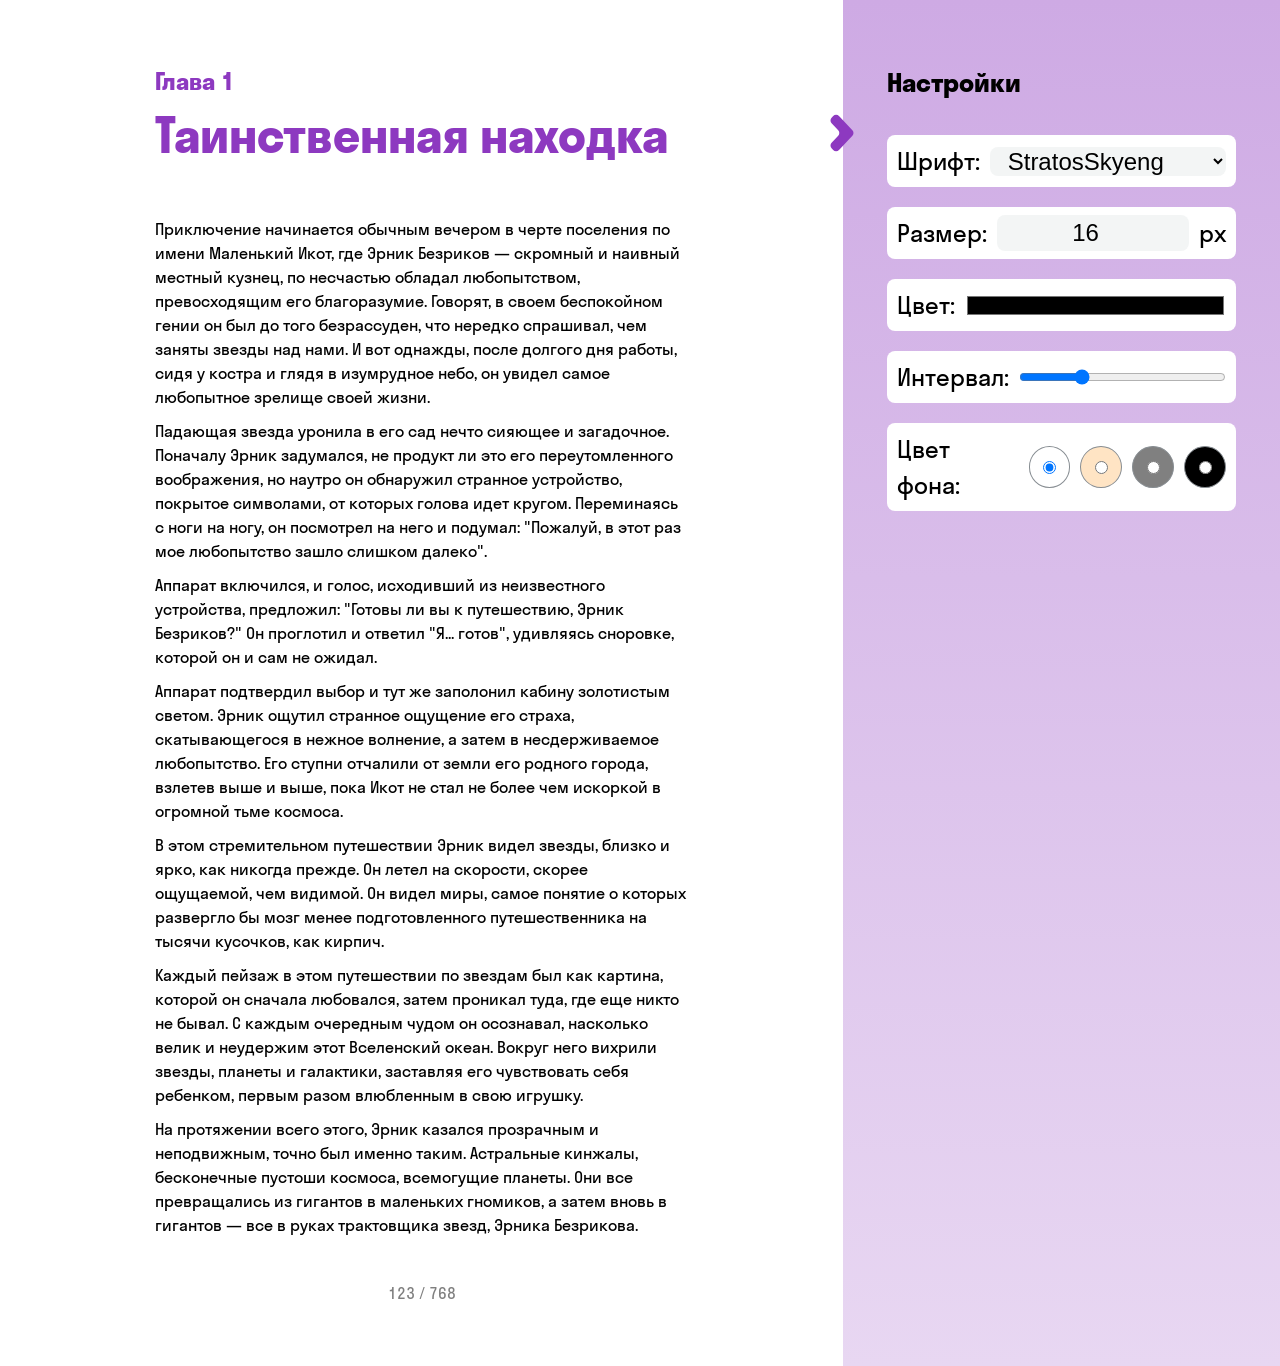
<file: reading/index.html>
<!DOCTYPE html>
<html lang="ru">

<head>
    <meta charset="UTF-8">
    <meta name="viewport" content="width=device-width, initial-scale=1.0">
    <title>Читалка</title>
    <link rel="stylesheet" href="./fonts/fonts.css">
    <link rel="stylesheet" href="./style.css">
</head>

<body>
    <main class="content">

        <div class="content__wrap">
            <div class="header">
                <h1 class="header__chapter">Глава 1</h1>
                <h2 class="header__title">Таинственная находка</h2>
            </div>

            <div class="content__text">
                <p class="text">
                    Приключение начинается обычным вечером в черте поселения по имени Маленький Икот, где Эрник Безриков
                    —
                    скромный
                    и наивный местный кузнец, по несчастью обладал любопытством, превосходящим его благоразумие.
                    Говорят, в
                    своем
                    беспокойном гении он был до того безрассуден, что нередко спрашивал, чем заняты звезды над нами. И
                    вот
                    однажды,
                    после долгого дня работы, сидя у костра и глядя в изумрудное небо, он увидел самое любопытное
                    зрелище
                    своей
                    жизни.
                </p>
                <p class="text">
                    Падающая звезда уронила в его сад нечто сияющее и загадочное. Поначалу Эрник задумался, не продукт
                    ли
                    это его
                    переутомленного воображения, но наутро он обнаружил странное устройство, покрытое символами, от
                    которых
                    голова
                    идет кругом. Переминаясь с ноги на ногу, он посмотрел на него и подумал: "Пожалуй, в этот раз мое
                    любопытство зашло
                    слишком далеко".
                </p>
                <p class="text">
                    Аппарат включился, и голос, исходивший из неизвестного устройства, предложил: "Готовы ли вы к
                    путешествию, Эрник Безриков?" Он проглотил и ответил "Я... готов", удивляясь
                    сноровке, которой он и сам не ожидал.
                </p>
                <p class="text">
                    Аппарат подтвердил выбор и тут же заполонил кабину золотистым светом. Эрник ощутил странное ощущение
                    его
                    страха,
                    скатывающегося в нежное волнение, а затем в несдерживаемое любопытство. Его ступни отчалили от земли
                    его
                    родного
                    города, взлетев выше и выше, пока Икот не стал не более чем искоркой в огромной тьме космоса.
                </p>
                <p class="text">
                    В этом стремительном путешествии Эрник видел звезды, близко и ярко, как никогда прежде. Он летел на
                    скорости,
                    скорее ощущаемой, чем видимой. Он видел миры, самое понятие о которых развергло бы мозг менее
                    подготовленного
                    путешественника на тысячи кусочков, как кирпич.
                </p>
                <p class="text">
                    Каждый пейзаж в этом путешествии по звездам был как картина, которой он сначала любовался, затем
                    проникал туда,
                    где еще никто не бывал. С каждым очередным чудом он осознавал, насколько велик и неудержим этот
                    Вселенский
                    океан. Вокруг него вихрили звезды, планеты и галактики, заставляя его чувствовать себя ребенком,
                    первым
                    разом
                    влюбленным в свою игрушку.
                </p>
                <p class="text">
                    На протяжении всего этого, Эрник казался прозрачным и неподвижным, точно был именно таким.
                    Астральные
                    кинжалы,
                    бесконечные пустоши космоса, всемогущие планеты. Они все превращались из гигантов в маленьких
                    гномиков,
                    а затем
                    вновь в гигантов — все в руках трактовщика звезд, Эрника Безрикова.
                </p>
            </div>

            <div class="content__footer">
                <p class="pages">123 / 768</p>
            </div>
        </div>

        <div class="content__settings">

            <button class="settings__close" title="Закрыть настройки"></button>

            <div class="settings">

                <form class="settings__form">
                    <h3 class="settings__label">Настройки</h3>
                    <label class="label">
                        Шрифт:
                        <select class="settings__input settings__font-change">
                            <option value="StratosSkyeng"selected>StratosSkyeng</option>
                            <option value="Verdana">Verdana</option>
                            <option value="Fira Sans">Fira Sans</option>
                        </select>
                    </label>

                    <label class="label">
                        Размер:
                        <input type="number" class="settings__font-size settings__input" value="16" min="10" max="26">
                        px
                    </label>

                    <label class="label">
                        Цвет:
                        <input type="color" class="settings__font-color settings__input">
                    </label>

                    <label class="label">
                        Интервал:
                        <input type="range" class="settings__input settings__interval" min="1" max="3" step="0.1" value="1.5">
                    </label>

                    <div class="label label-back-color">
                        Цвет фона:
                        <label class="settings__background-color-label white">
                            <input type="radio" class="settings__back-color" name="font-color" value="white" checked>
                        </label>
                        <label class="settings__background-color-label bisque">
                            <input type="radio" class="settings__back-color" name="font-color" value="bisque">
                        </label>
                        <label class="settings__background-color-label grey">
                            <input type="radio" class="settings__back-color" name="font-color" value="grey">
                        </label>
                        <label class="settings__background-color-label black">
                            <input type="radio" class="settings__back-color" name="font-color" value="black">
                        </label>
                    </div>
                </form>

            </div>
        </div>

    </main>

    <script src="./script.js"></script>
</body>

</html>
</file>
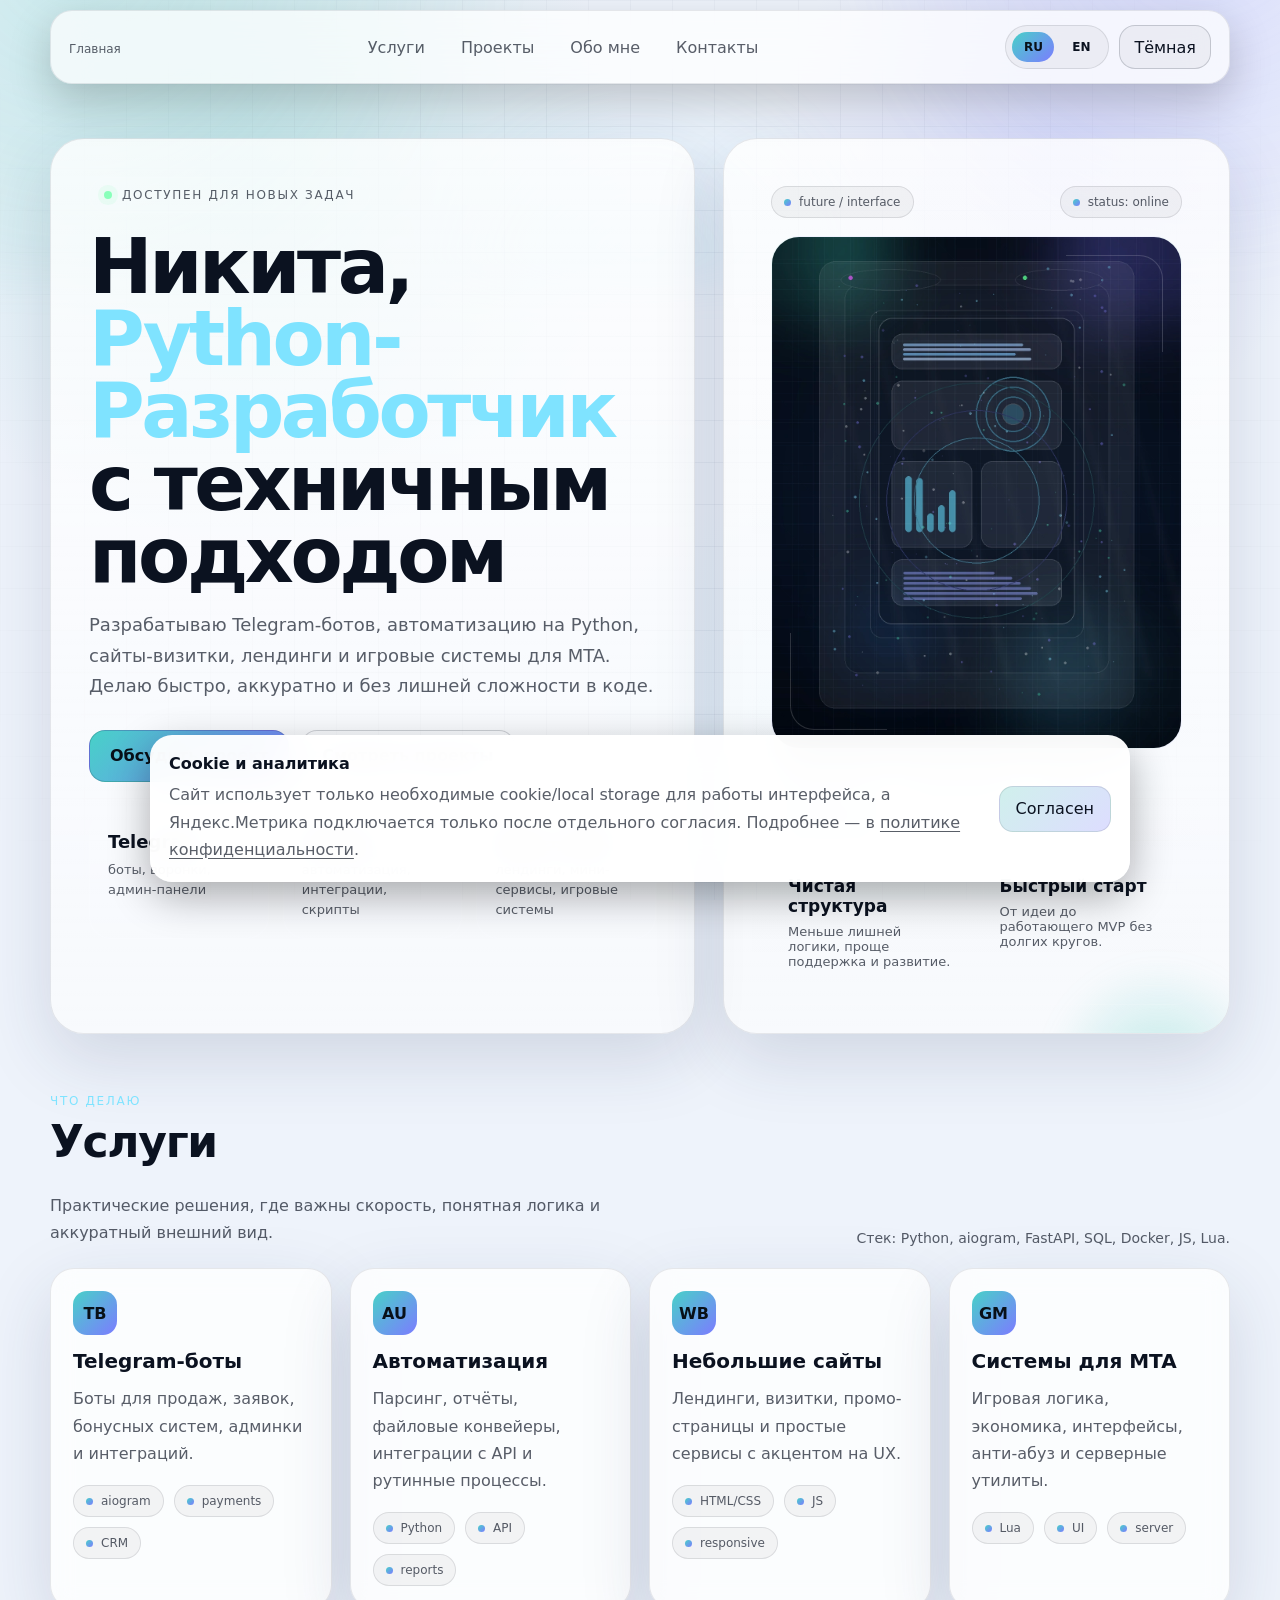
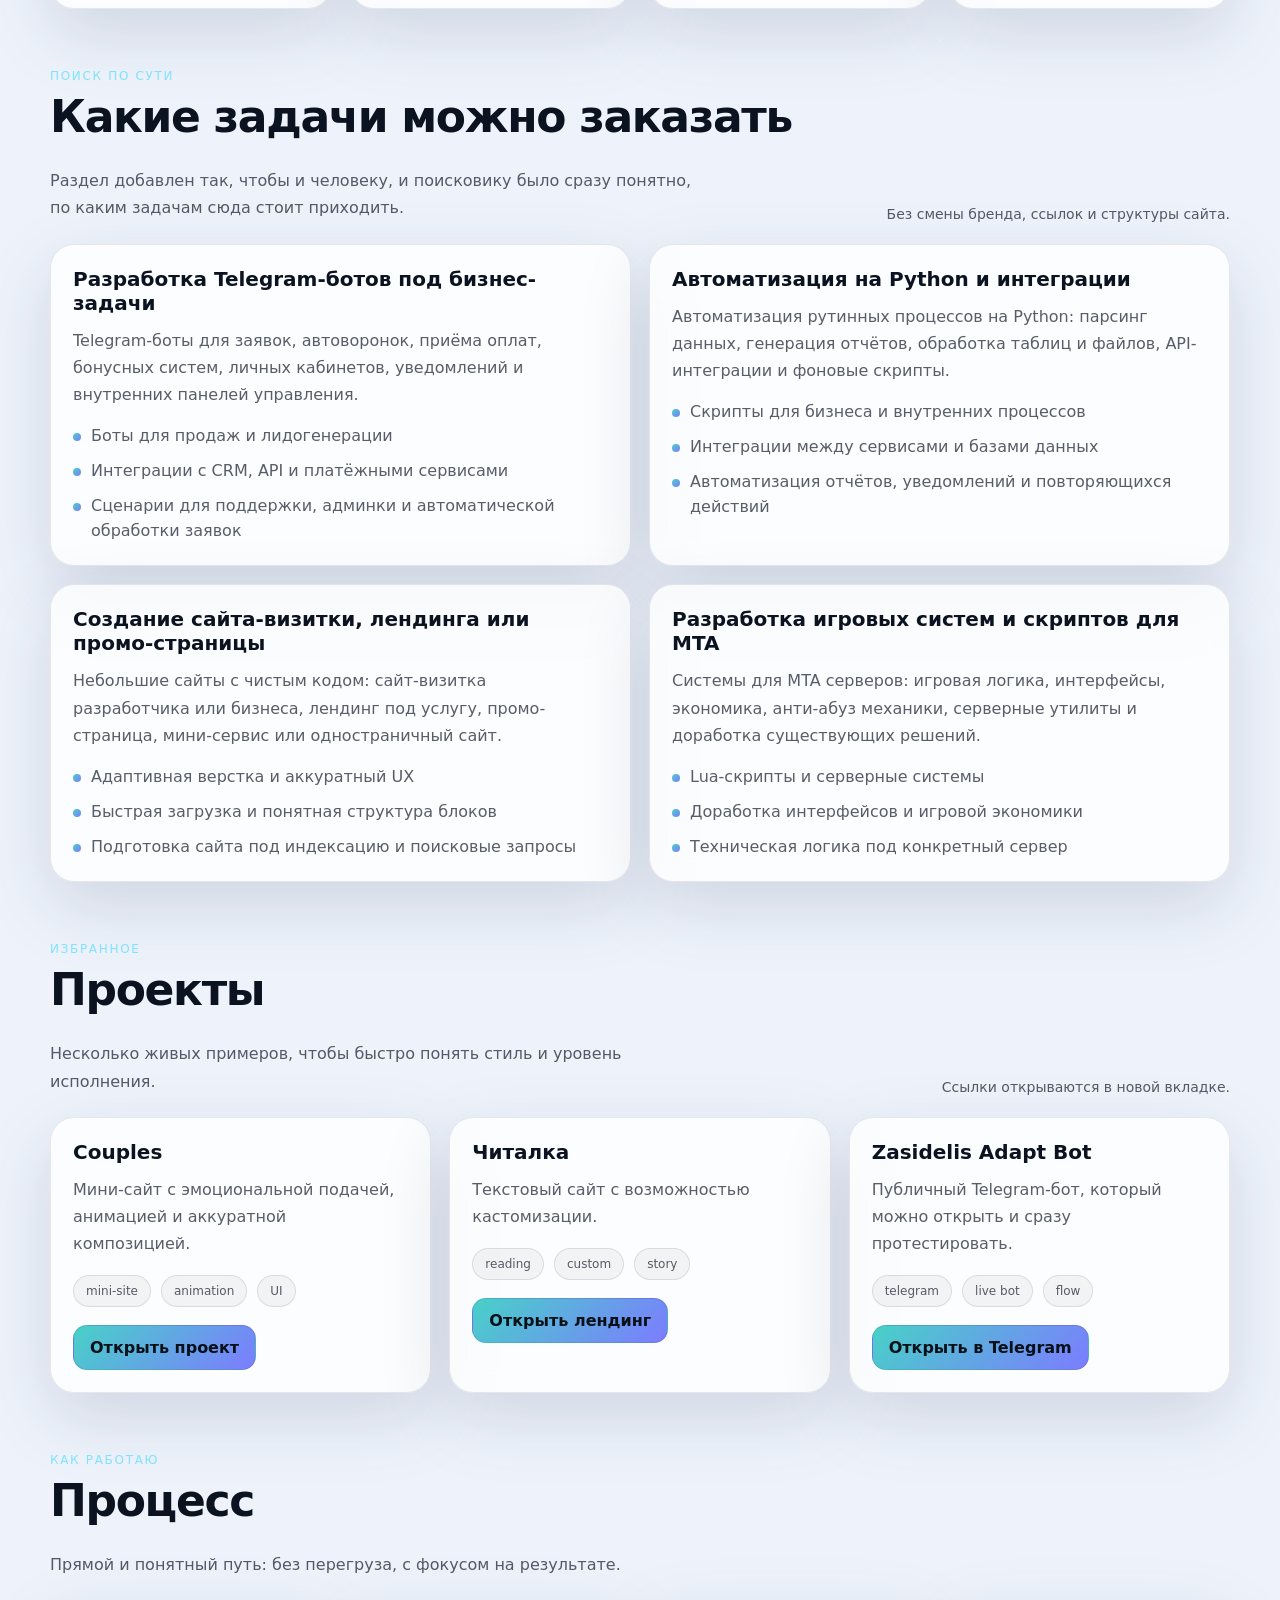
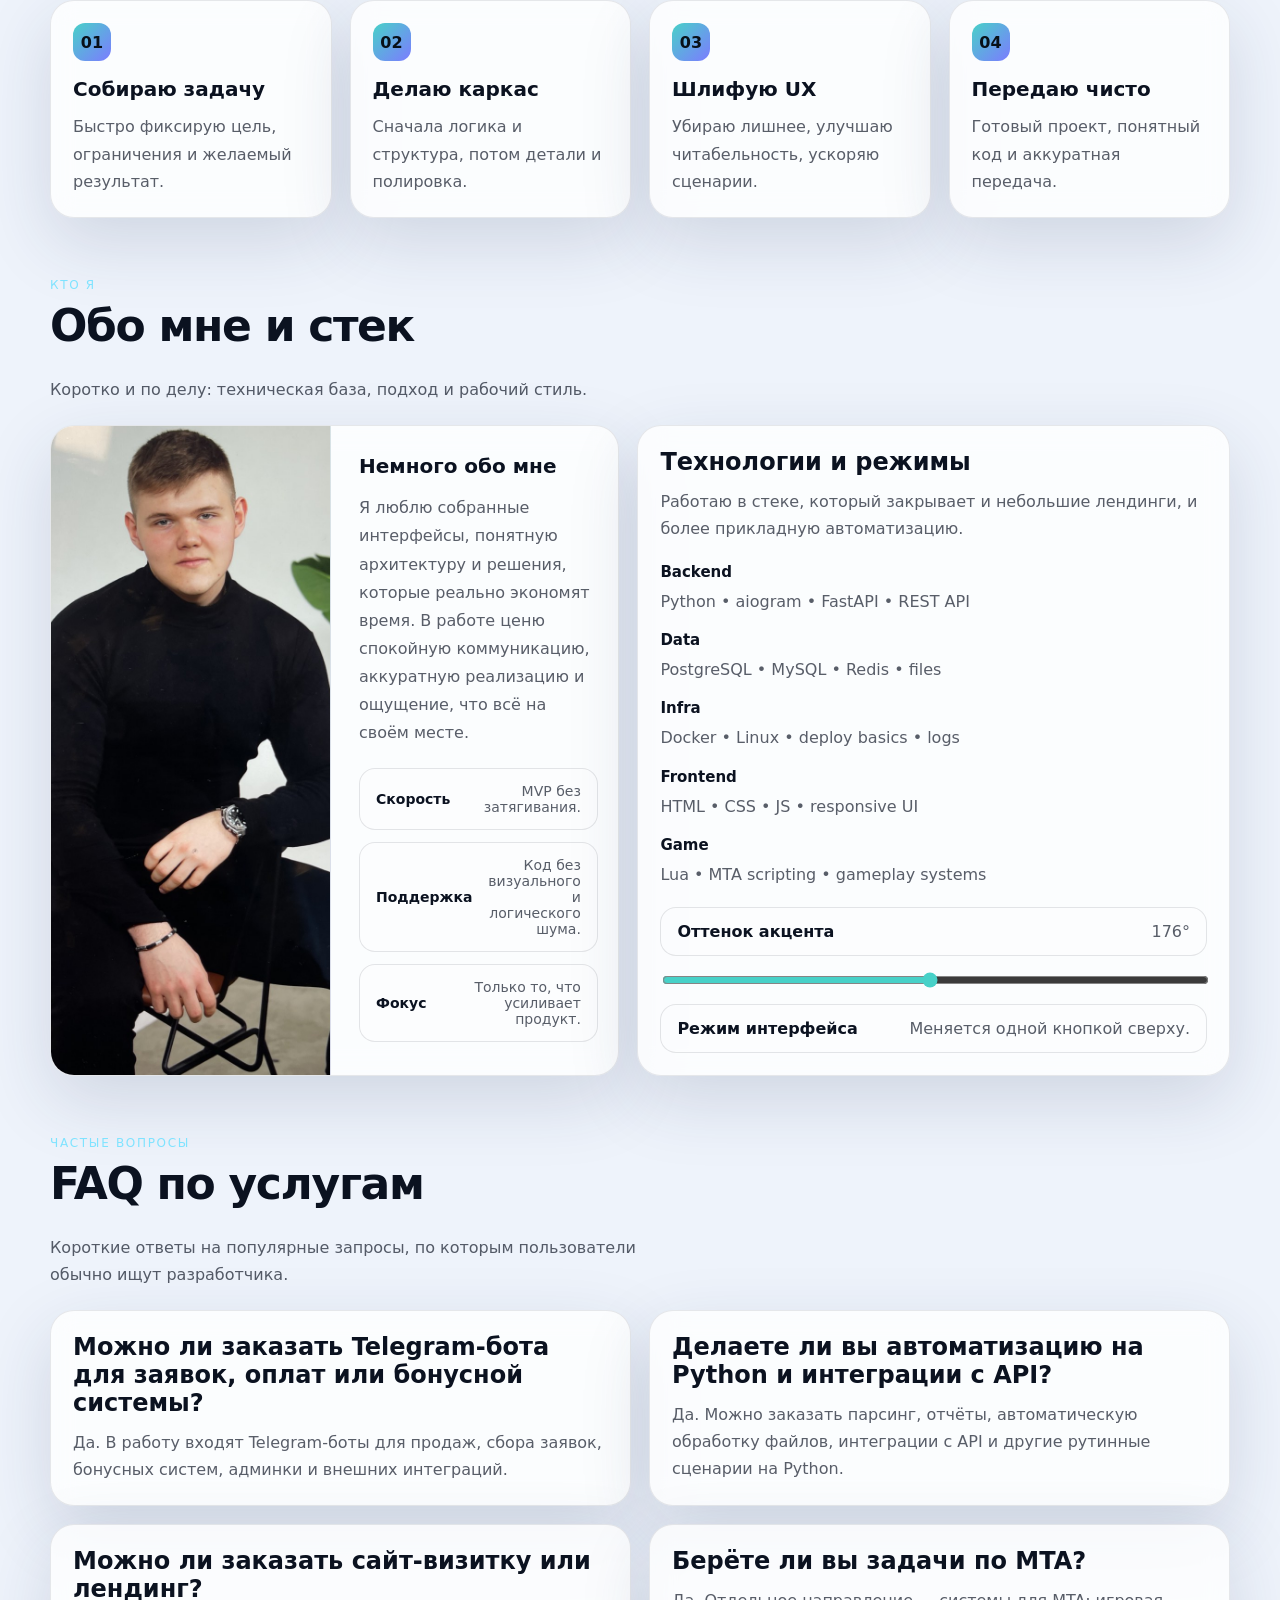
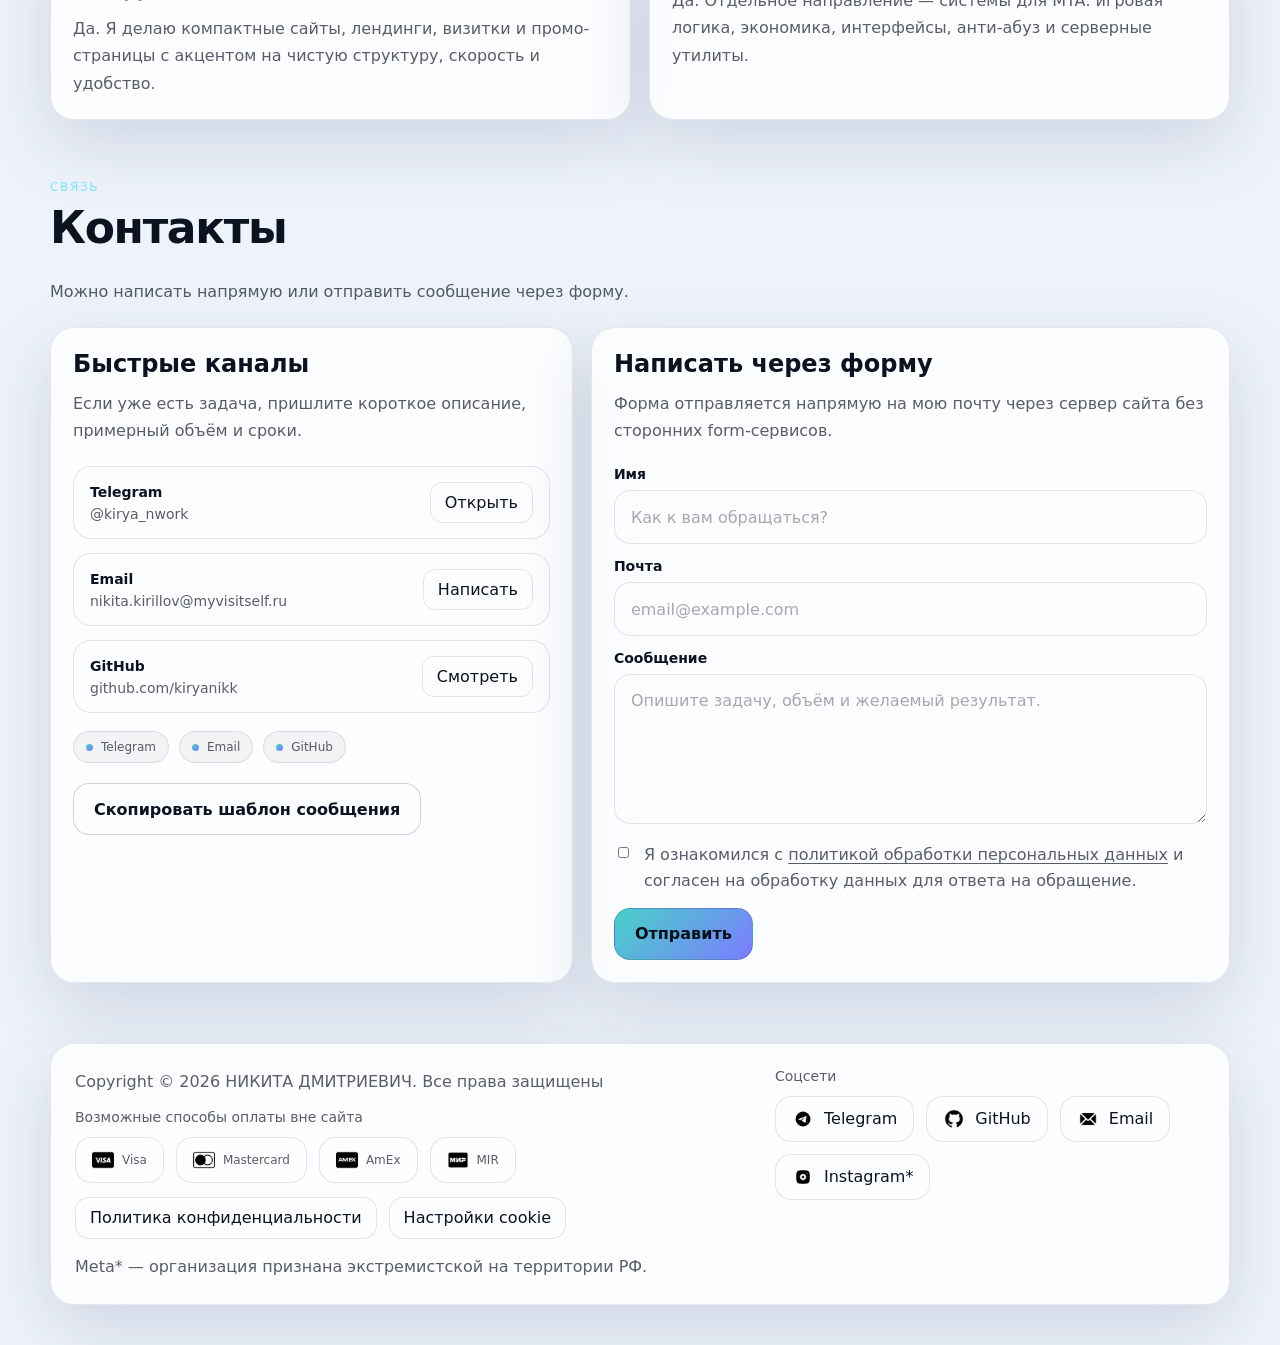
<file: ru/index.html>
<!doctype html>
<html lang="ru">
<head>
  <meta charset="utf-8">
  <meta name="viewport" content="width=device-width, initial-scale=1">
  <meta name="referrer" content="strict-origin-when-cross-origin">
  <meta name="format-detection" content="telephone=no, email=no, address=no">
  <meta name="color-scheme" content="dark light">
  <meta name="theme-color" content="#081018">
  <meta name="robots" content="index,follow,max-image-preview:large,max-snippet:-1,max-video-preview:-1">
  <meta name="author" content="Никита Дмитриевич">
  <meta name="description" content="myvisitself — сайт Никиты, Python-разработчика. Разработка Telegram-ботов, автоматизация на Python, сайты-визитки, лендинги, API-интеграции и системы для MTA.">
  <title>myvisitself — Python-разработчик Никита | Telegram-боты, автоматизация, сайты</title>
  <link rel="canonical" href="https://myvisitself.ru/ru/">
  <link rel="alternate" hreflang="ru" href="https://myvisitself.ru/ru/">
  <link rel="alternate" hreflang="en" href="https://myvisitself.ru/en/">
  <link rel="alternate" hreflang="x-default" href="https://myvisitself.ru/ru/">
  <link rel="icon" href="/assets/favicon.png" type="image/png" sizes="64x64">
  <link rel="apple-touch-icon" href="/assets/favicon.png">
  <link rel="manifest" href="/site.webmanifest">
  <link rel="preload" as="image" href="/assets/future-visual.webp" fetchpriority="high">
  <meta property="og:type" content="website">
  <meta property="og:site_name" content="myvisitself">
  <meta property="og:locale" content="ru_RU">
  <meta property="og:title" content="myvisitself — Python-разработчик Никита | Telegram-боты, автоматизация, сайты">
  <meta property="og:description" content="myvisitself — сайт Никиты, Python-разработчика. Разработка Telegram-ботов, автоматизация на Python, сайты-визитки, лендинги, API-интеграции и системы для MTA.">
  <meta property="og:url" content="https://myvisitself.ru/ru/">
  <meta property="og:image" content="https://myvisitself.ru/assets/future-visual.jpg">
  <meta property="og:image:alt" content="Футуристическая визуализация интерфейса">
  <meta name="twitter:card" content="summary_large_image">
  <meta name="twitter:title" content="myvisitself — Python-разработчик Никита | Telegram-боты, автоматизация, сайты">
  <meta name="twitter:description" content="myvisitself — сайт Никиты, Python-разработчика. Разработка Telegram-ботов, автоматизация на Python, сайты-визитки, лендинги, API-интеграции и системы для MTA.">
  <meta name="twitter:image" content="https://myvisitself.ru/assets/future-visual.jpg">
  <script type="application/ld+json">{"@context":"https://schema.org","@graph":[{"@type":"WebSite","name":"myvisitself","url":"https://myvisitself.ru/ru/","inLanguage":"ru-RU"},{"@type":"ProfessionalService","name":"myvisitself","url":"https://myvisitself.ru/ru/","image":"https://myvisitself.ru/assets/future-visual.jpg","description":"Сайт Никиты, Python-разработчика. Разработка Telegram-ботов, автоматизация на Python, сайты-визитки, лендинги, API-интеграции и игровые системы для MTA.","areaServed":["RU","Worldwide"],"availableLanguage":["ru","en"],"serviceType":["Разработка Telegram-ботов","Автоматизация на Python","Создание сайтов-визиток и лендингов","Интеграции с API","Разработка систем для MTA"],"provider":{"@type":"Person","name":"Никита","jobTitle":"Python-разработчик","email":"mailto:nikita.kirillov@myvisitself.ru","sameAs":["https://t.me/kiryanikkk","https://github.com/kiryanikk","https://instagram.com/_kiryanik_cheb/"],"knowsAbout":["Python","Telegram-боты","Автоматизация","FastAPI","Создание сайтов","MTA scripting"]},"hasOfferCatalog":{"@type":"OfferCatalog","name":"Услуги","itemListElement":[{"@type":"Offer","itemOffered":{"@type":"Service","name":"Telegram-боты","description":"Боты для заявок, продаж, оплат, бонусных систем и админ-панелей."}},{"@type":"Offer","itemOffered":{"@type":"Service","name":"Автоматизация на Python","description":"Парсинг, отчеты, интеграции, обработка файлов и рутинных процессов."}},{"@type":"Offer","itemOffered":{"@type":"Service","name":"Небольшие сайты","description":"Сайты-визитки, лендинги и промо-страницы с акцентом на UX и скорость."}},{"@type":"Offer","itemOffered":{"@type":"Service","name":"Системы для MTA","description":"Игровая логика, интерфейсы, экономика и серверные утилиты."}}]}},{"@type":"FAQPage","mainEntity":[{"@type":"Question","name":"Можно ли заказать Telegram-бота для заявок, оплат или бонусной системы?","acceptedAnswer":{"@type":"Answer","text":"Да. На сайте указана услуга по разработке Telegram-ботов для продаж, заявок, бонусных систем, админки и интеграций."}},{"@type":"Question","name":"Делаете ли вы автоматизацию на Python и интеграции с API?","acceptedAnswer":{"@type":"Answer","text":"Да. В работу входят парсинг, отчеты, файловые конвейеры, API-интеграции и другие рутинные процессы на Python."}},{"@type":"Question","name":"Можно ли заказать сайт-визитку или лендинг?","acceptedAnswer":{"@type":"Answer","text":"Да. На сайте предлагается создание компактных сайтов, лендингов, промо-страниц и простых сервисов с акцентом на UX и скорость загрузки."}},{"@type":"Question","name":"Берете ли вы задачи по MTA?","acceptedAnswer":{"@type":"Answer","text":"Да. Отдельное направление сайта — игровые системы для MTA: логика, экономика, интерфейсы, анти-абуз и серверные утилиты."}}]}]}</script>
  <link rel="stylesheet" href="/css/design.css">

  <!-- Yandex.Metrika counter -->
  <script type="text/javascript">
      (function(m,e,t,r,i,k,a){
          m[i]=m[i]||function(){(m[i].a=m[i].a||[]).push(arguments)};
          m[i].l=1*new Date();
          for (var j = 0; j < document.scripts.length; j++) {if (document.scripts[j].src === r) { return; }}
          k=e.createElement(t),a=e.getElementsByTagName(t)[0],k.async=1,k.src=r,a.parentNode.insertBefore(k,a)
      })(window, document,'script','https://mc.yandex.ru/metrika/tag.js?id=107723810', 'ym');

      ym(107723810, 'init', {ssr:true, webvisor:true, clickmap:true, ecommerce:"dataLayer", referrer: document.referrer, url: location.href, accurateTrackBounce:true, trackLinks:true});
  </script>
  <!-- /Yandex.Metrika counter -->

    <!-- Top.Mail.Ru counter -->
  <script type="text/javascript">
  var _tmr = window._tmr || (window._tmr = []);
  _tmr.push({id: "3751291", type: "pageView", start: (new Date()).getTime()});
  (function (d, w, id) {
    if (d.getElementById(id)) return;
    var ts = d.createElement("script"); ts.type = "text/javascript"; ts.async = true; ts.id = id;
    ts.src = "https://top-fwz1.mail.ru/js/code.js";
    var f = function () {var s = d.getElementsByTagName("script")[0]; s.parentNode.insertBefore(ts, s);};
    if (w.opera == "[object Opera]") { d.addEventListener("DOMContentLoaded", f, false); } else { f(); }
  })(document, window, "tmr-code");
  </script>
  <!-- /Top.Mail.Ru counter -->

  <!-- Varioqub experiments -->
  <script type="text/javascript">
    (function(e, x, pe, r, i, me, nt){
    e[i]=e[i]||function(){(e[i].a=e[i].a||[]).push(arguments)},
    me=x.createElement(pe),me.async=1,me.src=r,nt=x.getElementsByTagName(pe)[0],me.addEventListener('error',function(){function cb(t){t=t[t.length-1],'function'==typeof t&&t({flags:{}})};Array.isArray(e[i].a)&&e[i].a.forEach(cb);e[i]=function(){cb(arguments)}}),nt.parentNode.insertBefore(me,nt)})
    (window, document, 'script', 'https://abt.s3.yandex.net/expjs/latest/exp.js', 'ymab');
    ymab('metrika.107723810', 'init'/*, {clientFeatures}, {callback}*/);
  </script>


</head>
<body data-theme="dark">

  <noscript><div><img src="https://mc.yandex.ru/watch/107723810" style="position:absolute; left:-9999px;" alt="" /></div></noscript> 
  <noscript><div><img src="https://top-fwz1.mail.ru/counter?id=3751291;js=na" style="position:absolute;left:-9999px;" alt="Top.Mail.Ru" /></div></noscript>

  <a class="skip-link" href="#main">Перейти к содержанию</a>

  <header class="topbar">
    <div class="topbar__frame">
      <a class="brand" href="#hero" aria-label="myvisitself home">
        <span class="brand__text">
          <span class="brand__subtitle">Главная</span>
        </span>
      </a>

      <nav class="nav" aria-label="Primary navigation">
        <a class="nav__link" href="#work" data-nav-link>Услуги</a>
        <a class="nav__link" href="#projects" data-nav-link>Проекты</a>
        <a class="nav__link" href="#about" data-nav-link>Обо мне</a>
        <a class="nav__link" href="#contact" data-nav-link>Контакты</a>
      </nav>

      <div class="topbar__actions">
        <div class="lang-switch" aria-label="Language switcher">
          <span class="is-current">RU</span>
          <a href="/en/">EN</a>
        </div>
        <button class="icon-btn icon-btn--wide" type="button" data-theme-toggle data-label-dark="Тёмная" data-label-light="Светлая" data-aria="Сменить тему" aria-label="Сменить тему" aria-pressed="false">
          <span data-theme-label>Светлая</span>
        </button>
        <button class="icon-btn mobile-toggle" type="button" data-mobile-toggle aria-expanded="false" aria-controls="mobile-menu" aria-label="Открыть меню">☰</button>
      </div>
    </div>
    <div class="mobile-menu" id="mobile-menu" data-mobile-menu>
      <a href="#work" data-nav-link>Услуги</a>
      <a href="#projects" data-nav-link>Проекты</a>
      <a href="#about" data-nav-link>Обо мне</a>
      <a href="#contact" data-nav-link>Контакты</a>
    </div>
  </header>

  <main id="main">
    <section class="hero shell" id="hero">
      <div class="hero__grid">
        <div class="hero__copy reveal">
          <div class="kicker">доступен для новых задач</div>
          <h1 class="hero__title">
            <span>Никита,</span>
            <span><em>Python-Разработчик</em></span>
            <span>с техничным подходом</span>
          </h1>
          <p class="hero__lead">Разрабатываю Telegram-ботов, автоматизацию на Python, сайты-визитки, лендинги и игровые системы для MTA. Делаю быстро, аккуратно и без лишней сложности в коде.</p>
          <div class="hero__actions">
            <a class="primary-btn" href="#contact">Обсудить проект</a>
            <a class="secondary-btn" href="#projects">Смотреть проекты</a>
          </div>
          <div class="hero__meta">
            <div class="stat">
              <div class="stat__value">Telegram</div>
              <div class="stat__label">боты, воронки, админ-панели</div>
            </div>
            <div class="stat">
              <div class="stat__value">Python</div>
              <div class="stat__label">автоматизация, интеграции, скрипты</div>
            </div>
            <div class="stat">
              <div class="stat__value">Web + MTA</div>
              <div class="stat__label">лендинги, мини-сервисы, игровые системы</div>
            </div>
          </div>
        </div>

        <div class="hero__visual reveal">
          <div class="visual-card" data-tilt-card>
            <div class="visual-card__top">
              <span class="visual-pill">future / interface</span>
              <span class="visual-pill">status: online</span>
            </div>
            <div class="visual-portrait">
              <div class="visual-grid" aria-hidden="true"></div>
              <picture>
                <source srcset="/assets/future-visual.webp" type="image/webp">
                <img src="/assets/future-visual.jpg" alt="Никита — Python-разработчик, Telegram-боты, автоматизация и сайты" width="1044" height="1400" loading="eager" decoding="async">
              </picture>
            </div>
            <div class="visual-badges"><span class="tech-pill">Telegram-боты</span><span class="tech-pill">Автоматизация</span><span class="tech-pill">FastAPI</span><span class="tech-pill">Адаптивный UI</span></div>
            <div class="visual-footer">
              <div class="visual-metric">
                <strong>Чистая структура</strong>
                <span>Меньше лишней логики, проще поддержка и развитие.</span>
              </div>
              <div class="visual-metric">
                <strong>Быстрый старт</strong>
                <span>От идеи до работающего MVP без долгих кругов.</span>
              </div>
            </div>
          </div>
        </div>
      </div>
    </section>

    <section class="section shell" id="work">
      <div class="section__head reveal">
        <div>
          <p class="section__eyebrow">что делаю</p>
          <h2 class="section__title">Услуги</h2>
          <p class="section__lead">Практические решения, где важны скорость, понятная логика и аккуратный внешний вид.</p>
        </div>
        <div class="section__note">Стек: Python, aiogram, FastAPI, SQL, Docker, JS, Lua.</div>
      </div>
      <div class="grid-4">
        <article class="service-card reveal">
          <div class="card-icon">TB</div>
          <h3 class="card-title">Telegram-боты</h3>
          <p class="card-text">Боты для продаж, заявок, бонусных систем, админки и интеграций.</p>
          <div class="service-tags"><span class="service-tag">aiogram</span><span class="service-tag">payments</span><span class="service-tag">CRM</span></div>
        </article>
        
        <article class="service-card reveal">
          <div class="card-icon">AU</div>
          <h3 class="card-title">Автоматизация</h3>
          <p class="card-text">Парсинг, отчёты, файловые конвейеры, интеграции с API и рутинные процессы.</p>
          <div class="service-tags"><span class="service-tag">Python</span><span class="service-tag">API</span><span class="service-tag">reports</span></div>
        </article>
        
        <article class="service-card reveal">
          <div class="card-icon">WB</div>
          <h3 class="card-title">Небольшие сайты</h3>
          <p class="card-text">Лендинги, визитки, промо-страницы и простые сервисы с акцентом на UX.</p>
          <div class="service-tags"><span class="service-tag">HTML/CSS</span><span class="service-tag">JS</span><span class="service-tag">responsive</span></div>
        </article>
        
        <article class="service-card reveal">
          <div class="card-icon">GM</div>
          <h3 class="card-title">Системы для MTA</h3>
          <p class="card-text">Игровая логика, экономика, интерфейсы, анти-абуз и серверные утилиты.</p>
          <div class="service-tags"><span class="service-tag">Lua</span><span class="service-tag">UI</span><span class="service-tag">server</span></div>
        </article>
        </div>
    </section>


    <section class="section shell" id="tasks">
      <div class="section__head reveal">
        <div>
          <p class="section__eyebrow">поиск по сути</p>
          <h2 class="section__title">Какие задачи можно заказать</h2>
          <p class="section__lead">Раздел добавлен так, чтобы и человеку, и поисковику было сразу понятно, по каким задачам сюда стоит приходить.</p>
        </div>
        <div class="section__note">Без смены бренда, ссылок и структуры сайта.</div>
      </div>
      <div class="grid-2">
        <article class="service-card reveal">
          <h3 class="card-title">Разработка Telegram-ботов под бизнес-задачи</h3>
          <p class="card-text">Telegram-боты для заявок, автоворонок, приёма оплат, бонусных систем, личных кабинетов, уведомлений и внутренних панелей управления.</p>
          <ul class="card-list">
            <li>Боты для продаж и лидогенерации</li>
            <li>Интеграции с CRM, API и платёжными сервисами</li>
            <li>Сценарии для поддержки, админки и автоматической обработки заявок</li>
          </ul>
        </article>
        <article class="service-card reveal">
          <h3 class="card-title">Автоматизация на Python и интеграции</h3>
          <p class="card-text">Автоматизация рутинных процессов на Python: парсинг данных, генерация отчётов, обработка таблиц и файлов, API-интеграции и фоновые скрипты.</p>
          <ul class="card-list">
            <li>Скрипты для бизнеса и внутренних процессов</li>
            <li>Интеграции между сервисами и базами данных</li>
            <li>Автоматизация отчётов, уведомлений и повторяющихся действий</li>
          </ul>
        </article>
        <article class="service-card reveal">
          <h3 class="card-title">Создание сайта-визитки, лендинга или промо-страницы</h3>
          <p class="card-text">Небольшие сайты с чистым кодом: сайт-визитка разработчика или бизнеса, лендинг под услугу, промо-страница, мини-сервис или одностраничный сайт.</p>
          <ul class="card-list">
            <li>Адаптивная верстка и аккуратный UX</li>
            <li>Быстрая загрузка и понятная структура блоков</li>
            <li>Подготовка сайта под индексацию и поисковые запросы</li>
          </ul>
        </article>
        <article class="service-card reveal">
          <h3 class="card-title">Разработка игровых систем и скриптов для MTA</h3>
          <p class="card-text">Системы для MTA серверов: игровая логика, интерфейсы, экономика, анти-абуз механики, серверные утилиты и доработка существующих решений.</p>
          <ul class="card-list">
            <li>Lua-скрипты и серверные системы</li>
            <li>Доработка интерфейсов и игровой экономики</li>
            <li>Техническая логика под конкретный сервер</li>
          </ul>
        </article>
      </div>
    </section>

    <section class="section shell" id="projects">
      <div class="section__head reveal">
        <div>
          <p class="section__eyebrow">избранное</p>
          <h2 class="section__title">Проекты</h2>
          <p class="section__lead">Несколько живых примеров, чтобы быстро понять стиль и уровень исполнения.</p>
        </div>
        <div class="section__note">Ссылки открываются в новой вкладке.</div>
      </div>
      <div class="grid-3">
        <article class="project-card reveal">
          <div class="project-top">
            <div>
              <h3 class="card-title">Couples</h3>
              <p class="card-text">Мини-сайт с эмоциональной подачей, анимацией и аккуратной композицией.</p>
            </div>
          </div>
          <div class="project-tags"><span class="project-tag">mini-site</span><span class="project-tag">animation</span><span class="project-tag">UI</span></div>
          <div class="project-actions">
            <a class="project-link project-link--main" href="https://myvisitself.ru/couples/" target="_blank" rel="noopener noreferrer">Открыть проект</a>
          </div>
        </article>
        
        <article class="project-card reveal">
          <div class="project-top">
            <div>
              <h3 class="card-title">Читалка</h3>
              <p class="card-text">Текстовый сайт с возможностью кастомизации.</p>
            </div>
          </div>
          <div class="project-tags"><span class="project-tag">reading</span><span class="project-tag">custom</span><span class="project-tag">story</span></div>
          <div class="project-actions">
            <a class="project-link project-link--main" href="https://myvisitself.ru/reading/" target="_blank" rel="noopener noreferrer">Открыть лендинг</a>
          </div>
        </article>
        
        <article class="project-card reveal">
          <div class="project-top">
            <div>
              <h3 class="card-title">Zasidelis Adapt Bot</h3>
              <p class="card-text">Публичный Telegram-бот, который можно открыть и сразу протестировать.</p>
            </div>
          </div>
          <div class="project-tags"><span class="project-tag">telegram</span><span class="project-tag">live bot</span><span class="project-tag">flow</span></div>
          <div class="project-actions">
            <a class="project-link project-link--main" href="https://t.me/ZasidelisAdapt_bot" target="_blank" rel="noopener noreferrer">Открыть в Telegram</a>
          </div>
        </article>
        </div>
    </section>

    <section class="section shell">
      <div class="section__head reveal">
        <div>
          <p class="section__eyebrow">как работаю</p>
          <h2 class="section__title">Процесс</h2>
          <p class="section__lead">Прямой и понятный путь: без перегруза, с фокусом на результате.</p>
        </div>
      </div>
      <div class="grid-4">
        <article class="process-card reveal">
          <div class="process-card__index">01</div>
          <h3 class="card-title" style="margin-top:16px;">Собираю задачу</h3>
          <p class="card-text">Быстро фиксирую цель, ограничения и желаемый результат.</p>
        </article>
        
        <article class="process-card reveal">
          <div class="process-card__index">02</div>
          <h3 class="card-title" style="margin-top:16px;">Делаю каркас</h3>
          <p class="card-text">Сначала логика и структура, потом детали и полировка.</p>
        </article>
        
        <article class="process-card reveal">
          <div class="process-card__index">03</div>
          <h3 class="card-title" style="margin-top:16px;">Шлифую UX</h3>
          <p class="card-text">Убираю лишнее, улучшаю читабельность, ускоряю сценарии.</p>
        </article>
        
        <article class="process-card reveal">
          <div class="process-card__index">04</div>
          <h3 class="card-title" style="margin-top:16px;">Передаю чисто</h3>
          <p class="card-text">Готовый проект, понятный код и аккуратная передача.</p>
        </article>
        </div>
    </section>

    <section class="section shell" id="about">
      <div class="section__head reveal">
        <div>
          <p class="section__eyebrow">кто я</p>
          <h2 class="section__title">Обо мне и стек</h2>
          <p class="section__lead">Коротко и по делу: техническая база, подход и рабочий стиль.</p>
        </div>
      </div>
      <div class="about-layout">
        <article class="about-card reveal">
          <div class="about-card__grid">
            <div class="about-card__media">
              <picture>
                <source srcset="/assets/future-visual.jpg" type="image/webp">
                <img src="/assets/future-visual.jpg" alt="Никита — Python-разработчик, Telegram-боты, автоматизация и сайты" width="1044" height="1400" loading="lazy" decoding="async">
              </picture>
            </div>
            <div class="about-card__body">
              <h3 class="card-title">Немного обо мне</h3>
              <p>Я люблю собранные интерфейсы, понятную архитектуру и решения, которые реально экономят время. В работе ценю спокойную коммуникацию, аккуратную реализацию и ощущение, что всё на своём месте.</p>
              <div class="about-card__line">
        <div class="about-card__line-item">
          <strong>Скорость</strong>
          <span>MVP без затягивания.</span>
        </div>
        
        <div class="about-card__line-item">
          <strong>Поддержка</strong>
          <span>Код без визуального и логического шума.</span>
        </div>
        
        <div class="about-card__line-item">
          <strong>Фокус</strong>
          <span>Только то, что усиливает продукт.</span>
        </div>
        </div>
            </div>
          </div>
        </article>

        <article class="stack-card reveal">
          <h3>Технологии и режимы</h3>
          <p>Работаю в стеке, который закрывает и небольшие лендинги, и более прикладную автоматизацию.</p>
          <div class="stack-card__list">
        <div class="stack-line">
          <strong>Backend</strong>
          <span>Python • aiogram • FastAPI • REST API</span>
        </div>
        
        <div class="stack-line">
          <strong>Data</strong>
          <span>PostgreSQL • MySQL • Redis • files</span>
        </div>
        
        <div class="stack-line">
          <strong>Infra</strong>
          <span>Docker • Linux • deploy basics • logs</span>
        </div>
        
        <div class="stack-line">
          <strong>Frontend</strong>
          <span>HTML • CSS • JS • responsive UI</span>
        </div>
        
        <div class="stack-line">
          <strong>Game</strong>
          <span>Lua • MTA scripting • gameplay systems</span>
        </div>
        </div>
          <div class="toolbox">
            <div class="toolbox__row">
              <strong>Оттенок акцента</strong>
              <span data-accent-value>176°</span>
            </div>
            <input class="range" type="range" min="0" max="360" value="176" data-accent-range aria-label="Оттенок акцента">
            <div class="toolbox__row">
              <strong>Режим интерфейса</strong>
              <span>Меняется одной кнопкой сверху.</span>
            </div>
          </div>
        </article>
      </div>
    </section>


    <section class="section shell" id="faq">
      <div class="section__head reveal">
        <div>
          <p class="section__eyebrow">частые вопросы</p>
          <h2 class="section__title">FAQ по услугам</h2>
          <p class="section__lead">Короткие ответы на популярные запросы, по которым пользователи обычно ищут разработчика.</p>
        </div>
      </div>
      <div class="grid-2">
        <article class="contact-card reveal">
          <h3>Можно ли заказать Telegram-бота для заявок, оплат или бонусной системы?</h3>
          <p>Да. В работу входят Telegram-боты для продаж, сбора заявок, бонусных систем, админки и внешних интеграций.</p>
        </article>
        <article class="contact-card reveal">
          <h3>Делаете ли вы автоматизацию на Python и интеграции с API?</h3>
          <p>Да. Можно заказать парсинг, отчёты, автоматическую обработку файлов, интеграции с API и другие рутинные сценарии на Python.</p>
        </article>
        <article class="contact-card reveal">
          <h3>Можно ли заказать сайт-визитку или лендинг?</h3>
          <p>Да. Я делаю компактные сайты, лендинги, визитки и промо-страницы с акцентом на чистую структуру, скорость и удобство.</p>
        </article>
        <article class="contact-card reveal">
          <h3>Берёте ли вы задачи по MTA?</h3>
          <p>Да. Отдельное направление — системы для MTA: игровая логика, экономика, интерфейсы, анти-абуз и серверные утилиты.</p>
        </article>
      </div>
    </section>

    <section class="section shell" id="contact">
      <div class="section__head reveal">
        <div>
          <p class="section__eyebrow">связь</p>
          <h2 class="section__title">Контакты</h2>
          <p class="section__lead">Можно написать напрямую или отправить сообщение через форму.</p>
        </div>
      </div>

      <div class="contact-layout">
        <article class="contact-card reveal">
          <h3>Быстрые каналы</h3>
          <p>Если уже есть задача, пришлите короткое описание, примерный объём и сроки.</p>
          <div class="contact-list">
        <div class="contact-item">
          <div class="contact-item__meta">
            <strong>Telegram</strong>
            <span>@kirya_nwork</span>
          </div>
          <a class="contact-item__link" href="https://t.me/kirya_nwork" target="_blank" rel="noopener noreferrer">Открыть</a>
        </div>
        
        <div class="contact-item">
          <div class="contact-item__meta">
            <strong>Email</strong>
            <span>nikita.kirillov@myvisitself.ru</span>
          </div>
          <a class="contact-item__link" href="mailto:nikita.kirillov@myvisitself.ru">Написать</a>
        </div>
        
        <div class="contact-item">
          <div class="contact-item__meta">
            <strong>GitHub</strong>
            <span>github.com/kiryanikk</span>
          </div>
          <a class="contact-item__link" href="https://github.com/kiryanikk" target="_blank" rel="noopener noreferrer">Смотреть</a>
        </div>
        </div>
          <div class="contact-chips">
            <span class="contact-chip">Telegram</span>
            <span class="contact-chip">Email</span>
            <span class="contact-chip">GitHub</span>
          </div>
          <div class="project-actions" style="margin-top:20px;">
            <button class="copy-btn" type="button" data-copy-message data-copy-text="Привет! Хочу обсудить проект. Задача: ... Срок: ... Нужен результат: ..." data-success="Шаблон скопирован" data-fail="Не удалось скопировать">Скопировать шаблон сообщения</button>
          </div>
          <div class="section__note" data-copy-status style="margin-top:10px;"></div>
        </article>

        
        <article class="contact-card reveal">
          <h3>Написать через форму</h3>
          <p>Форма отправляется напрямую на мою почту через сервер сайта без сторонних form-сервисов.</p>
          <form class="form" method="POST" action="/contact.php" accept-charset="UTF-8" data-contact-form>
            <div class="form__row">
              <label class="form__label" for="name">Имя</label>
              <input class="form__input" id="name" name="name" maxlength="80" autocomplete="name" placeholder="Как к вам обращаться?" required>
            </div>
            <div class="form__row">
              <label class="form__label" for="email">Почта</label>
              <input class="form__input" id="email" name="email" type="email" inputmode="email" autocomplete="email" placeholder="email@example.com" maxlength="120" required>
            </div>
            <div class="form__row">
              <label class="form__label" for="message">Сообщение</label>
              <textarea class="form__input" id="message" name="message" minlength="10" maxlength="2000" placeholder="Опишите задачу, объём и желаемый результат." required></textarea>
              <input type="text" name="_gotcha" tabindex="-1" autocomplete="off" hidden>
              <input type="hidden" name="site_language" value="ru">
              <input type="hidden" name="page_url" value="https://myvisitself.ru/ru/">
              <input type="hidden" name="form_started_at" data-form-started-at value="">
            </div>
            <div class="form__row form__row--checkbox">
              <label class="consent-check" for="privacyConsent">
                <input id="privacyConsent" name="privacyConsent" type="checkbox" required>
                <span>Я ознакомился с <a href="/ru/privacy/">политикой обработки персональных данных</a> и согласен на обработку данных для ответа на обращение.</span>
              </label>
            </div>
            <div class="form__actions">
              <button class="submit-btn" type="submit" data-submit-button data-sending="Отправка…">Отправить</button>
              <span class="form__status" data-form-status aria-live="polite" data-success="Сообщение отправлено ✅" data-error="Не удалось отправить письмо. Попробуйте позже или напишите напрямую на email."></span>
            </div>
          </form>
        </article>

      </div>
    </section>
  </main>

  
  <footer class="footer shell">
    <div class="footer__wrap reveal">
      <div class="footer__meta">
        <div class="footer__copy">Copyright © <span data-year></span> НИКИТА ДМИТРИЕВИЧ. Все права защищены</div>
        <div>
          <div class="section__note">Возможные способы оплаты вне сайта</div>
          <div class="payments" style="margin-top:12px;"><span class="payment-chip"><img src="/assets/icons/pay/visa.png" alt="Visa">Visa</span><span class="payment-chip"><img src="/assets/icons/pay/mastercard.png" alt="Mastercard">Mastercard</span><span class="payment-chip"><img src="/assets/icons/pay/amex.png" alt="American Express">AmEx</span><span class="payment-chip"><img src="/assets/icons/pay/mir.png" alt="MIR">MIR</span></div>
        </div>
        <div class="footer__legal-links">
          <a href="/ru/privacy/">Политика конфиденциальности</a>
          <button type="button" class="legal-button" data-open-cookie-settings>Настройки cookie</button>
        </div>
        <div class="footer__legal">Meta* — организация признана экстремистской на территории РФ.</div>
      </div>
      <div class="footer__right">
        <div>
          <div class="section__note">Соцсети</div>
          <div class="socials" style="margin-top:12px;"><a href="https://t.me/kirya_nwork" target="_blank" rel="noopener noreferrer"><img src="/assets/icons/telegram.png" alt="">Telegram</a><a href="https://github.com/kiryanikk" target="_blank" rel="noopener noreferrer"><img src="/assets/icons/github.png" alt="">GitHub</a><a href="mailto:nikita.kirillov@myvisitself.ru"><img src="/assets/icons/email.png" alt="">Email</a><a href="https://instagram.com/_kiryanik_cheb/" target="_blank" rel="noopener noreferrer"><img src="/assets/icons/instagram.png" alt="">Instagram*</a></div>
        </div>
      </div>
    </div>
  </footer>

  <div class="cookie-banner" data-cookie-banner hidden>
    <div class="cookie-banner__panel" role="dialog" aria-live="polite" aria-label="Настройки cookie">
      <div class="cookie-banner__copy">
        <strong>Cookie и аналитика</strong>
        <p>Сайт использует только необходимые cookie/local storage для работы интерфейса, а Яндекс.Метрика подключается только после отдельного согласия. Подробнее — в <a href="/ru/privacy/">политике конфиденциальности</a>.</p>
      </div>
      <div class="cookie-banner__actions">
        <button class="cookie-btn cookie-btn--primary" type="button" data-cookie-accept>Согласен</button>
      </div>
    </div>
  </div>
  <script src="/js/script.js" defer></script>
</body>
</html>
</file>
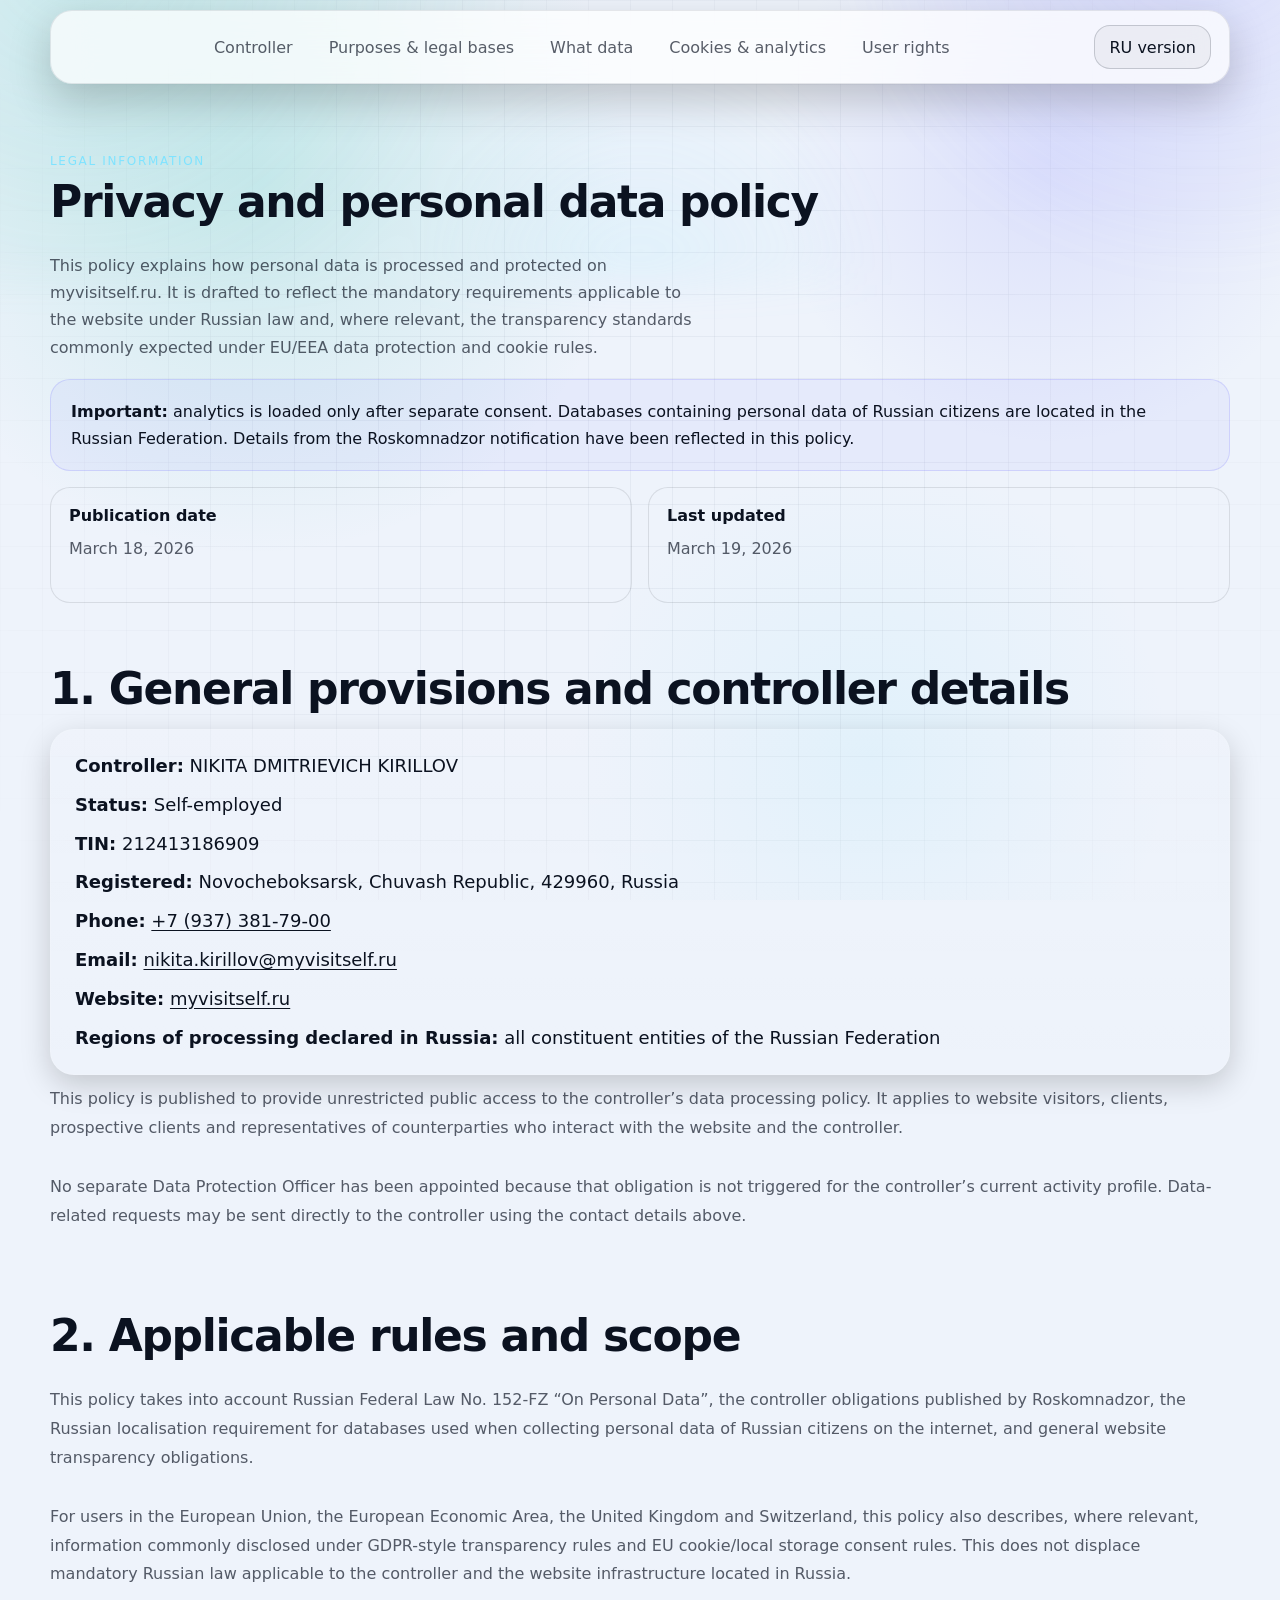
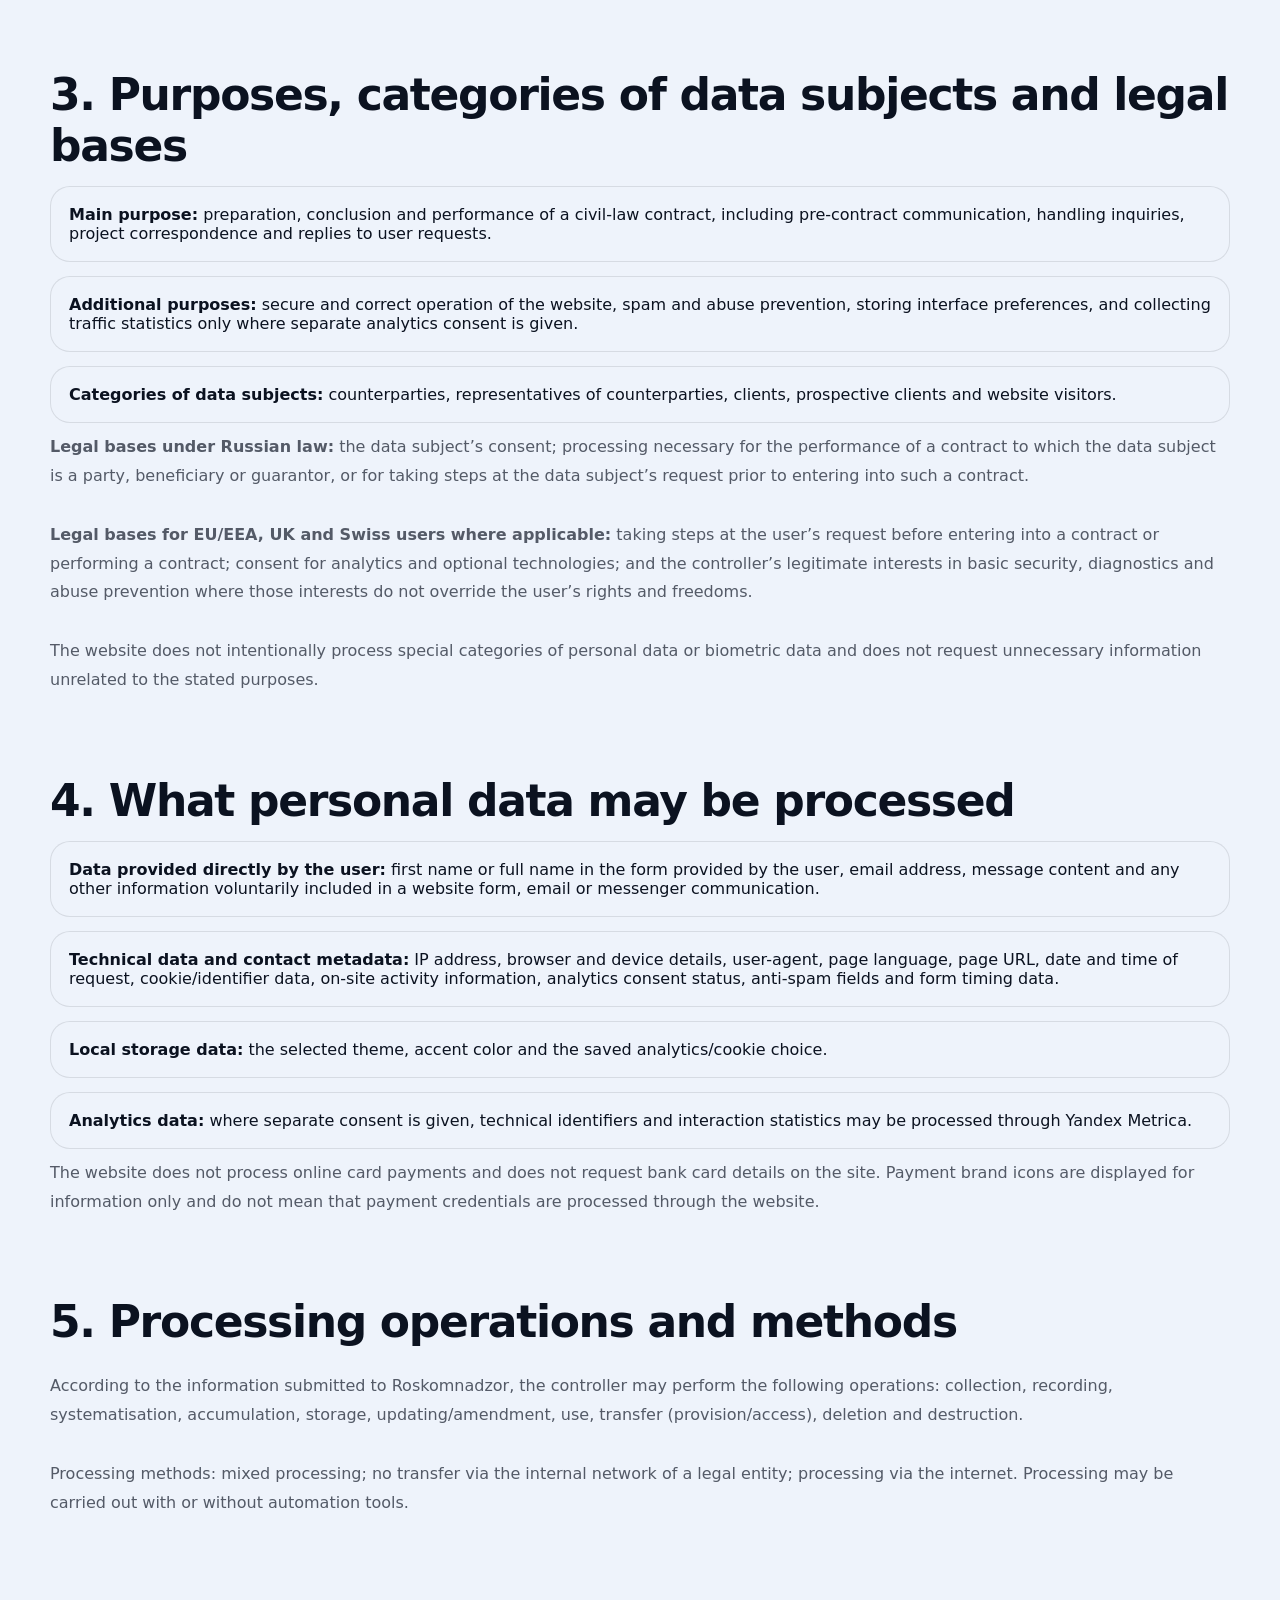
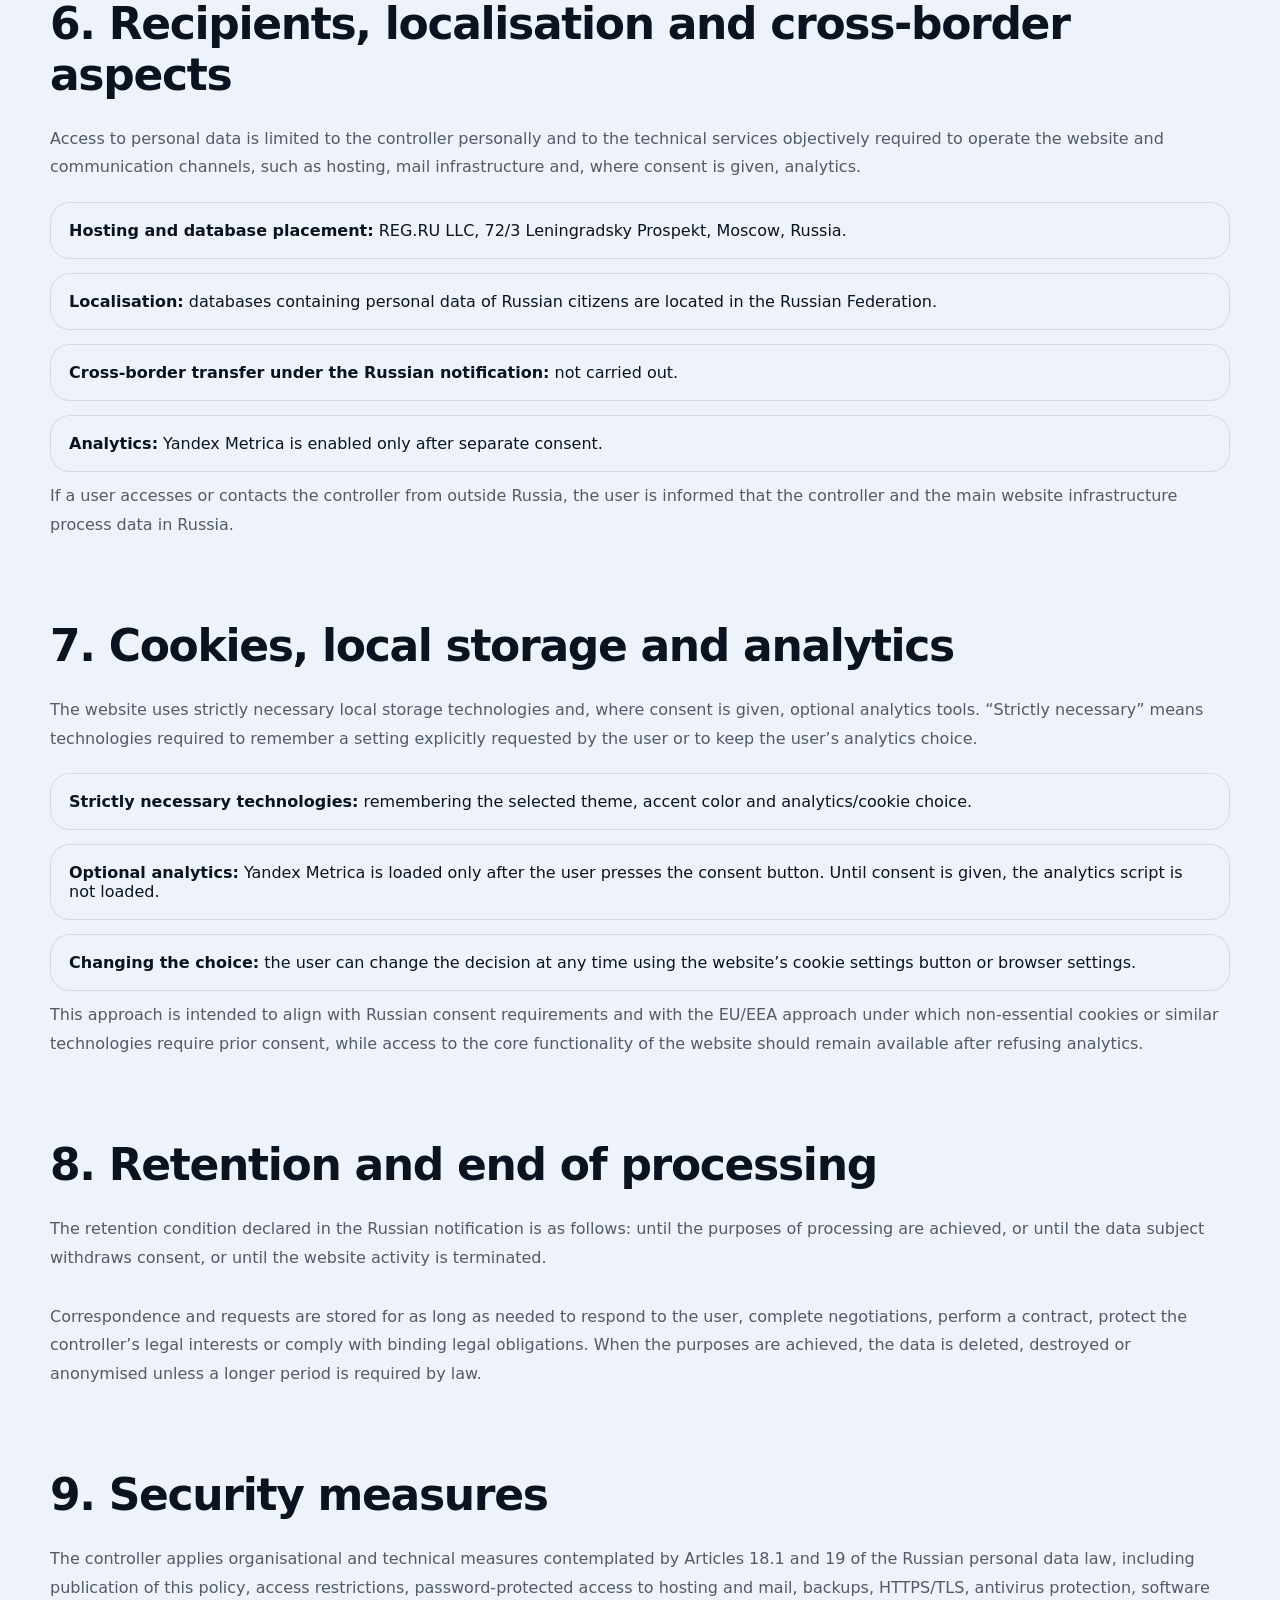
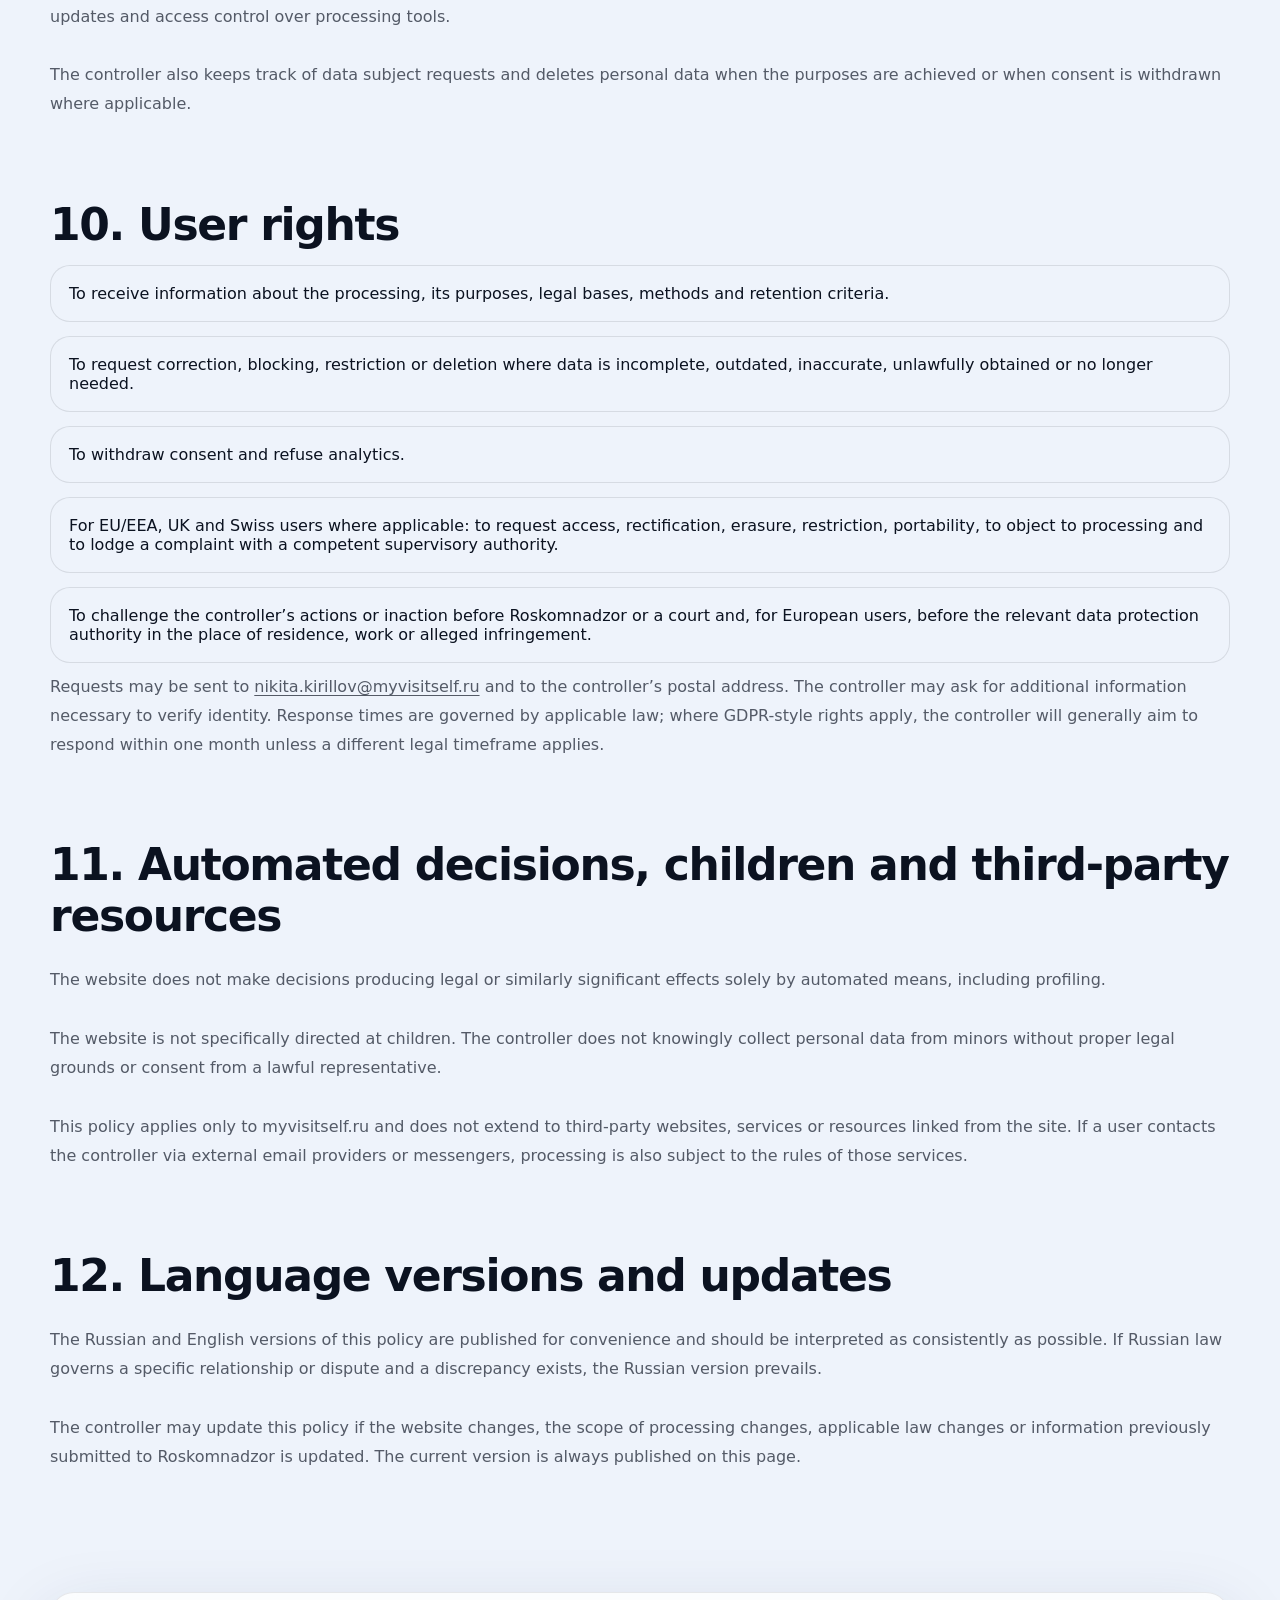
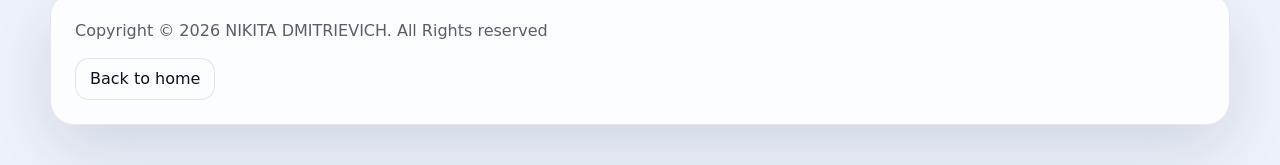
<file: en/privacy/index.html>
<!doctype html>
<html lang="en">
<head>
  <meta charset="utf-8">
  <meta name="viewport" content="width=device-width, initial-scale=1">
  <meta name="referrer" content="strict-origin-when-cross-origin">
  <meta name="description" content="Privacy and personal data policy for myvisitself.ru in English.">
  <title>Privacy Policy</title>
  <link rel="canonical" href="https://myvisitself.ru/en/privacy/">
  <link rel="alternate" hreflang="ru" href="https://myvisitself.ru/ru/privacy/">
  <link rel="alternate" hreflang="en" href="https://myvisitself.ru/en/privacy/">
  <link rel="alternate" hreflang="x-default" href="https://myvisitself.ru/ru/privacy/">
  <link rel="icon" href="/assets/favicon.png" type="image/png" sizes="64x64">
  <link rel="stylesheet" href="/css/design.css">

  <!-- Яндекс метрика -->
  <script type="text/javascript">
      (function(m,e,t,r,i,k,a){
          m[i]=m[i]||function(){(m[i].a=m[i].a||[]).push(arguments)};
          m[i].l=1*new Date();
          for (var j = 0; j < document.scripts.length; j++) {if (document.scripts[j].src === r) { return; }}
          k=e.createElement(t),a=e.getElementsByTagName(t)[0],k.async=1,k.src=r,a.parentNode.insertBefore(k,a)
      })(window, document,'script','https://mc.yandex.ru/metrika/tag.js?id=107723810', 'ym');

      ym(107723810, 'init', {ssr:true, webvisor:true, clickmap:true, ecommerce:"dataLayer", referrer: document.referrer, url: location.href, accurateTrackBounce:true, trackLinks:true});
  </script>

  <!-- Top.Mail.Ru counter -->
  <script type="text/javascript">
  var _tmr = window._tmr || (window._tmr = []);
  _tmr.push({id: "3751291", type: "pageView", start: (new Date()).getTime()});
  (function (d, w, id) {
    if (d.getElementById(id)) return;
    var ts = d.createElement("script"); ts.type = "text/javascript"; ts.async = true; ts.id = id;
    ts.src = "https://top-fwz1.mail.ru/js/code.js";
    var f = function () {var s = d.getElementsByTagName("script")[0]; s.parentNode.insertBefore(ts, s);};
    if (w.opera == "[object Opera]") { d.addEventListener("DOMContentLoaded", f, false); } else { f(); }
  })(document, window, "tmr-code");
  </script>
  <!-- /Top.Mail.Ru counter -->

  <!-- Varioqub experiments -->
  <script type="text/javascript">
    (function(e, x, pe, r, i, me, nt){
    e[i]=e[i]||function(){(e[i].a=e[i].a||[]).push(arguments)},
    me=x.createElement(pe),me.async=1,me.src=r,nt=x.getElementsByTagName(pe)[0],me.addEventListener('error',function(){function cb(t){t=t[t.length-1],'function'==typeof t&&t({flags:{}})};Array.isArray(e[i].a)&&e[i].a.forEach(cb);e[i]=function(){cb(arguments)}}),nt.parentNode.insertBefore(me,nt)})
    (window, document, 'script', 'https://abt.s3.yandex.net/expjs/latest/exp.js', 'ymab');
    ymab('metrika.107723810', 'init'/*, {clientFeatures}, {callback}*/);
  </script>


</head>
<body data-theme="dark">

  <noscript><div><img src="https://mc.yandex.ru/watch/107723810" style="position:absolute; left:-9999px;" alt="" /></div></noscript> 
  <noscript><div><img src="https://top-fwz1.mail.ru/counter?id=3751291;js=na" style="position:absolute;left:-9999px;" alt="Top.Mail.Ru" /></div></noscript>

  <!-- Хедер политики -->
  <a class="skip-link" href="#main">Skip to content</a>
  <header class="topbar">
    <div class="topbar__frame">
      <a class="brand" href="/en/" aria-label="Back to home"></a>
      <nav class="nav" aria-label="Legal navigation">
        <a class="nav__link" href="#operator">Controller</a>
        <a class="nav__link" href="#purposes">Purposes & legal bases</a>
        <a class="nav__link" href="#data">What data</a>
        <a class="nav__link" href="#cookies">Cookies & analytics</a>
        <a class="nav__link" href="#rights">User rights</a>
      </nav>
      <div class="topbar__actions">
        <a class="icon-btn icon-btn--wide" href="/ru/privacy/">RU version</a>
      </div>
    </div>
  </header>

  <!-- Основная инфа -->
  <main id="main" class="shell legal-page">
    <section class="section legal-hero">
      <p class="section__eyebrow">legal information</p>
      <h1 class="section__title">Privacy and personal data policy</h1>
      <p class="section__lead">This policy explains how personal data is processed and protected on myvisitself.ru. It is drafted to reflect the mandatory requirements applicable to the website under Russian law and, where relevant, the transparency standards commonly expected under EU/EEA data protection and cookie rules.</p>
      <div class="legal-callout">
        <strong>Important:</strong> analytics is loaded only after separate consent. Databases containing personal data of Russian citizens are located in the Russian Federation. Details from the Roskomnadzor notification have been reflected in this policy.
      </div>
      <div class="legal-card-grid" style="margin-top:16px;">
        <div class="legal-card">
          <strong>Publication date</strong>
          <p>March 18, 2026</p>
        </div>
        <div class="legal-card">
          <strong>Last updated</strong>
          <p>March 19, 2026</p>
        </div>
      </div>
    </section>

    <!-- Докс на меня -->
    <section class="section" id="operator">
      <h2 class="section__title">1. General provisions and controller details</h2>
      <div class="operator-panel">
        <p><strong>Controller:</strong> NIKITA DMITRIEVICH KIRILLOV</p>
        <p><strong>Status:</strong> Self-employed</p>
        <p><strong>TIN:</strong> 212413186909</p>
        <p><strong>Registered:</strong> Novocheboksarsk, Chuvash Republic, 429960, Russia</p>
        <p><strong>Phone:</strong> <a href="tel:+79373817900">+7 (937) 381-79-00</a></p>
        <p><strong>Email:</strong> <a href="mailto:nikita.kirillov@myvisitself.ru">nikita.kirillov@myvisitself.ru</a></p>
        <p><strong>Website:</strong> <a href="https://myvisitself.ru/en/">myvisitself.ru</a></p>
        <p><strong>Regions of processing declared in Russia:</strong> all constituent entities of the Russian Federation</p>
      </div>
      <p class="legal-paragraph">This policy is published to provide unrestricted public access to the controller’s data processing policy. It applies to website visitors, clients, prospective clients and representatives of counterparties who interact with the website and the controller.</p>
      <p class="legal-paragraph">No separate Data Protection Officer has been appointed because that obligation is not triggered for the controller’s current activity profile. Data-related requests may be sent directly to the controller using the contact details above.</p>
    </section>

    <!-- Основные положения по ФЗ РФ и законам ЕС, ЕАЭС, Великобритании, Швейцарии. Вплодь до самого конца-->
    <section class="section">
      <h2 class="section__title">2. Applicable rules and scope</h2>
      <p class="legal-paragraph">This policy takes into account Russian Federal Law No. 152-FZ “On Personal Data”, the controller obligations published by Roskomnadzor, the Russian localisation requirement for databases used when collecting personal data of Russian citizens on the internet, and general website transparency obligations.</p>
      <p class="legal-paragraph">For users in the European Union, the European Economic Area, the United Kingdom and Switzerland, this policy also describes, where relevant, information commonly disclosed under GDPR-style transparency rules and EU cookie/local storage consent rules. This does not displace mandatory Russian law applicable to the controller and the website infrastructure located in Russia.</p>
    </section>

    <section class="section" id="purposes">
      <h2 class="section__title">3. Purposes, categories of data subjects and legal bases</h2>
      <div class="legal-list">
        <div class="legal-list__item"><strong>Main purpose:</strong> preparation, conclusion and performance of a civil-law contract, including pre-contract communication, handling inquiries, project correspondence and replies to user requests.</div>
        <div class="legal-list__item"><strong>Additional purposes:</strong> secure and correct operation of the website, spam and abuse prevention, storing interface preferences, and collecting traffic statistics only where separate analytics consent is given.</div>
        <div class="legal-list__item"><strong>Categories of data subjects:</strong> counterparties, representatives of counterparties, clients, prospective clients and website visitors.</div>
      </div>
      <p class="legal-paragraph"><strong>Legal bases under Russian law:</strong> the data subject’s consent; processing necessary for the performance of a contract to which the data subject is a party, beneficiary or guarantor, or for taking steps at the data subject’s request prior to entering into such a contract.</p>
      <p class="legal-paragraph"><strong>Legal bases for EU/EEA, UK and Swiss users where applicable:</strong> taking steps at the user’s request before entering into a contract or performing a contract; consent for analytics and optional technologies; and the controller’s legitimate interests in basic security, diagnostics and abuse prevention where those interests do not override the user’s rights and freedoms.</p>
      <p class="legal-paragraph">The website does not intentionally process special categories of personal data or biometric data and does not request unnecessary information unrelated to the stated purposes.</p>
    </section>

    <section class="section" id="data">
      <h2 class="section__title">4. What personal data may be processed</h2>
      <div class="legal-list">
        <div class="legal-list__item"><strong>Data provided directly by the user:</strong> first name or full name in the form provided by the user, email address, message content and any other information voluntarily included in a website form, email or messenger communication.</div>
        <div class="legal-list__item"><strong>Technical data and contact metadata:</strong> IP address, browser and device details, user-agent, page language, page URL, date and time of request, cookie/identifier data, on-site activity information, analytics consent status, anti-spam fields and form timing data.</div>
        <div class="legal-list__item"><strong>Local storage data:</strong> the selected theme, accent color and the saved analytics/cookie choice.</div>
        <div class="legal-list__item"><strong>Analytics data:</strong> where separate consent is given, technical identifiers and interaction statistics may be processed through Yandex Metrica.</div>
      </div>
      <p class="legal-paragraph">The website does not process online card payments and does not request bank card details on the site. Payment brand icons are displayed for information only and do not mean that payment credentials are processed through the website.</p>
    </section>

    <section class="section">
      <h2 class="section__title">5. Processing operations and methods</h2>
      <p class="legal-paragraph">According to the information submitted to Roskomnadzor, the controller may perform the following operations: collection, recording, systematisation, accumulation, storage, updating/amendment, use, transfer (provision/access), deletion and destruction.</p>
      <p class="legal-paragraph">Processing methods: mixed processing; no transfer via the internal network of a legal entity; processing via the internet. Processing may be carried out with or without automation tools.</p>
    </section>

    <section class="section">
      <h2 class="section__title">6. Recipients, localisation and cross-border aspects</h2>
      <p class="legal-paragraph">Access to personal data is limited to the controller personally and to the technical services objectively required to operate the website and communication channels, such as hosting, mail infrastructure and, where consent is given, analytics.</p>
      <div class="legal-list">
        <div class="legal-list__item"><strong>Hosting and database placement:</strong> REG.RU LLC, 72/3 Leningradsky Prospekt, Moscow, Russia.</div>
        <div class="legal-list__item"><strong>Localisation:</strong> databases containing personal data of Russian citizens are located in the Russian Federation.</div>
        <div class="legal-list__item"><strong>Cross-border transfer under the Russian notification:</strong> not carried out.</div>
        <div class="legal-list__item"><strong>Analytics:</strong> Yandex Metrica is enabled only after separate consent.</div>
      </div>
      <p class="legal-paragraph">If a user accesses or contacts the controller from outside Russia, the user is informed that the controller and the main website infrastructure process data in Russia.</p>
    </section>

    <section class="section" id="cookies">
      <h2 class="section__title">7. Cookies, local storage and analytics</h2>
      <p class="legal-paragraph">The website uses strictly necessary local storage technologies and, where consent is given, optional analytics tools. “Strictly necessary” means technologies required to remember a setting explicitly requested by the user or to keep the user’s analytics choice.</p>
      <div class="legal-list">
        <div class="legal-list__item"><strong>Strictly necessary technologies:</strong> remembering the selected theme, accent color and analytics/cookie choice.</div>
        <div class="legal-list__item"><strong>Optional analytics:</strong> Yandex Metrica is loaded only after the user presses the consent button. Until consent is given, the analytics script is not loaded.</div>
        <div class="legal-list__item"><strong>Changing the choice:</strong> the user can change the decision at any time using the website’s cookie settings button or browser settings.</div>
      </div>
      <p class="legal-paragraph">This approach is intended to align with Russian consent requirements and with the EU/EEA approach under which non-essential cookies or similar technologies require prior consent, while access to the core functionality of the website should remain available after refusing analytics.</p>
    </section>

    <section class="section">
      <h2 class="section__title">8. Retention and end of processing</h2>
      <p class="legal-paragraph">The retention condition declared in the Russian notification is as follows: until the purposes of processing are achieved, or until the data subject withdraws consent, or until the website activity is terminated.</p>
      <p class="legal-paragraph">Correspondence and requests are stored for as long as needed to respond to the user, complete negotiations, perform a contract, protect the controller’s legal interests or comply with binding legal obligations. When the purposes are achieved, the data is deleted, destroyed or anonymised unless a longer period is required by law.</p>
    </section>

    <section class="section">
      <h2 class="section__title">9. Security measures</h2>
      <p class="legal-paragraph">The controller applies organisational and technical measures contemplated by Articles 18.1 and 19 of the Russian personal data law, including publication of this policy, access restrictions, password-protected access to hosting and mail, backups, HTTPS/TLS, antivirus protection, software updates and access control over processing tools.</p>
      <p class="legal-paragraph">The controller also keeps track of data subject requests and deletes personal data when the purposes are achieved or when consent is withdrawn where applicable.</p>
    </section>

    <section class="section" id="rights">
      <h2 class="section__title">10. User rights</h2>
      <div class="legal-list">
        <div class="legal-list__item">To receive information about the processing, its purposes, legal bases, methods and retention criteria.</div>
        <div class="legal-list__item">To request correction, blocking, restriction or deletion where data is incomplete, outdated, inaccurate, unlawfully obtained or no longer needed.</div>
        <div class="legal-list__item">To withdraw consent and refuse analytics.</div>
        <div class="legal-list__item">For EU/EEA, UK and Swiss users where applicable: to request access, rectification, erasure, restriction, portability, to object to processing and to lodge a complaint with a competent supervisory authority.</div>
        <div class="legal-list__item">To challenge the controller’s actions or inaction before Roskomnadzor or a court and, for European users, before the relevant data protection authority in the place of residence, work or alleged infringement.</div>
      </div>
      <p class="legal-paragraph">Requests may be sent to <a href="mailto:nikita.kirillov@myvisitself.ru">nikita.kirillov@myvisitself.ru</a> and to the controller’s postal address. The controller may ask for additional information necessary to verify identity. Response times are governed by applicable law; where GDPR-style rights apply, the controller will generally aim to respond within one month unless a different legal timeframe applies.</p>
    </section>

    <section class="section">
      <h2 class="section__title">11. Automated decisions, children and third-party resources</h2>
      <p class="legal-paragraph">The website does not make decisions producing legal or similarly significant effects solely by automated means, including profiling.</p>
      <p class="legal-paragraph">The website is not specifically directed at children. The controller does not knowingly collect personal data from minors without proper legal grounds or consent from a lawful representative.</p>
      <p class="legal-paragraph">This policy applies only to myvisitself.ru and does not extend to third-party websites, services or resources linked from the site. If a user contacts the controller via external email providers or messengers, processing is also subject to the rules of those services.</p>
    </section>

    <section class="section">
      <h2 class="section__title">12. Language versions and updates</h2>
      <p class="legal-paragraph">The Russian and English versions of this policy are published for convenience and should be interpreted as consistently as possible. If Russian law governs a specific relationship or dispute and a discrepancy exists, the Russian version prevails.</p>
      <p class="legal-paragraph">The controller may update this policy if the website changes, the scope of processing changes, applicable law changes or information previously submitted to Roskomnadzor is updated. The current version is always published on this page.</p>
    </section>
  </main>

  <!-- Копирайт и похуй, что его нет, пусть боятся -->
  <footer class="footer shell">
    <div class="footer__wrap">
      <div class="footer__meta">
        <div class="footer__copy">Copyright © <span data-year></span> NIKITA DMITRIEVICH. All Rights reserved</div>
        <div class="footer__legal-links"><a href="/en/">Back to home</a></div>
      </div>
    </div>
  </footer>
  <script src="/js/script.js" defer></script>
</body>
</html>
</file>
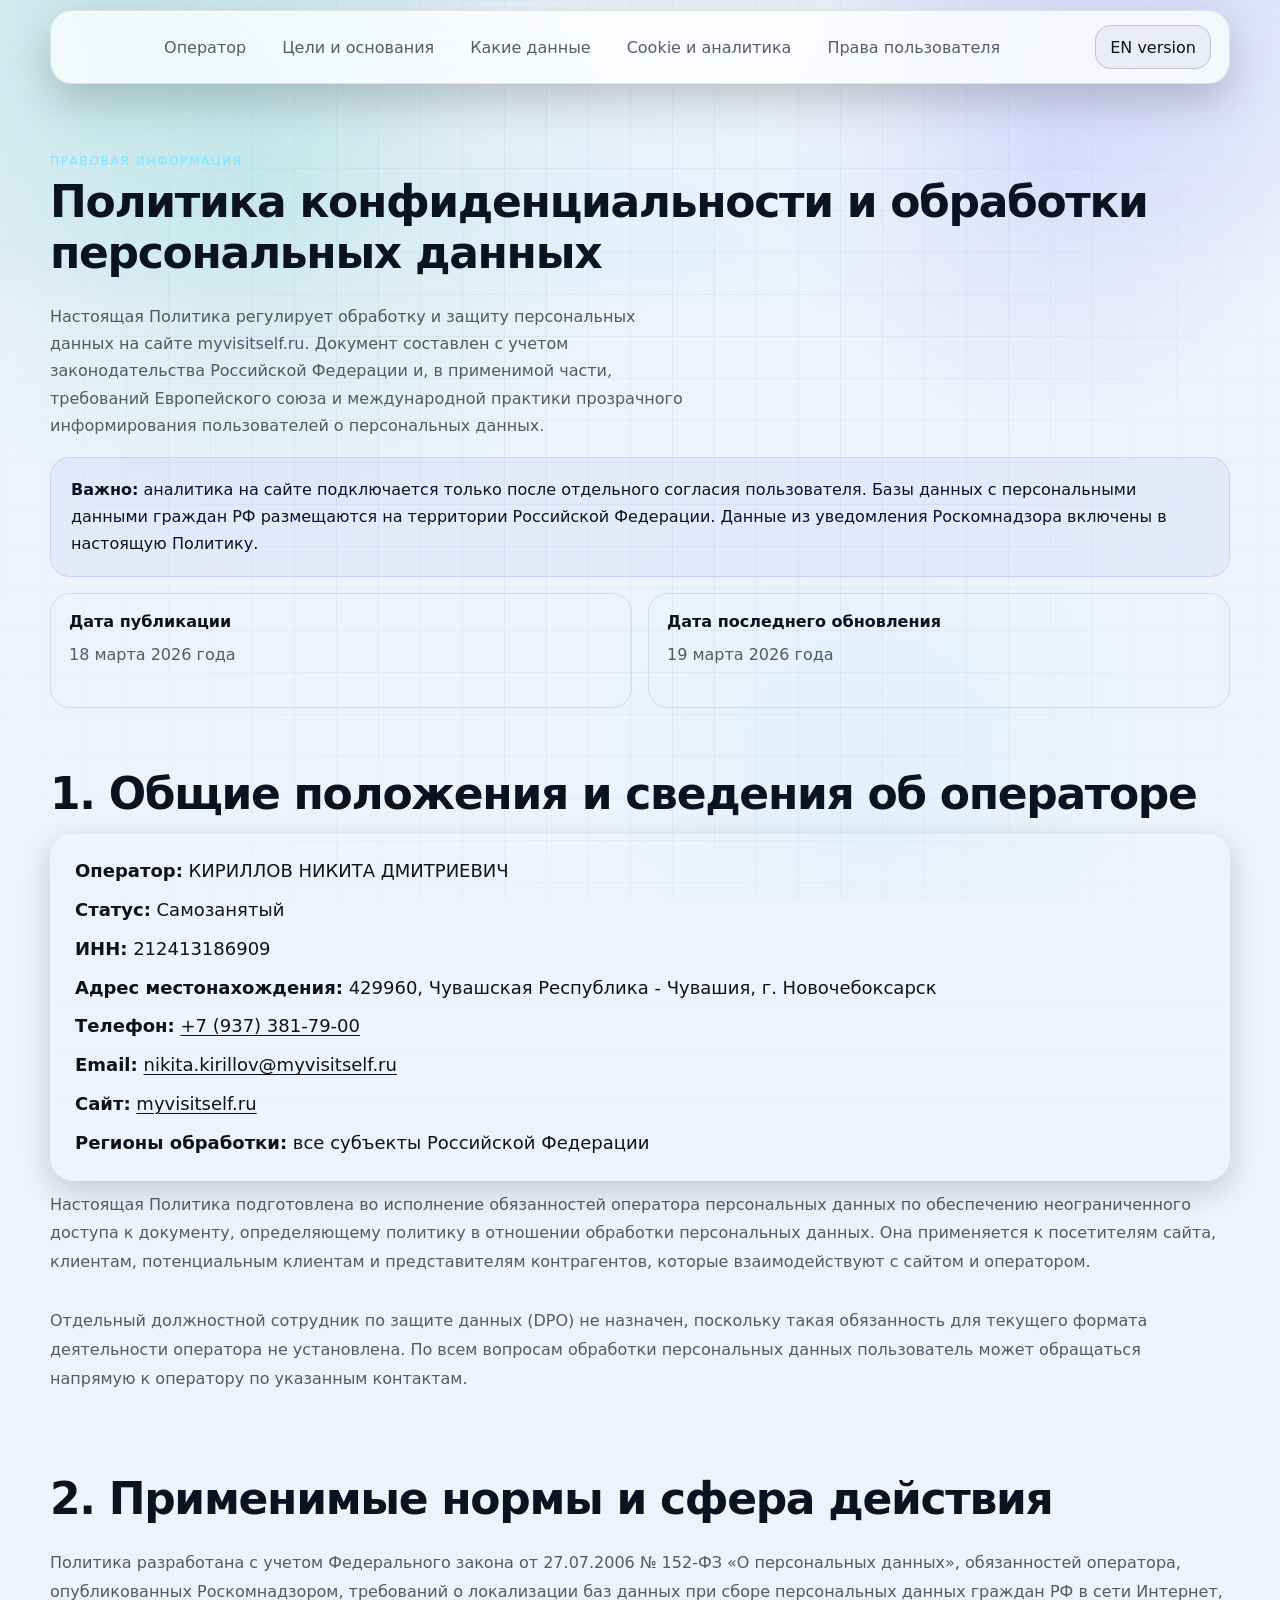
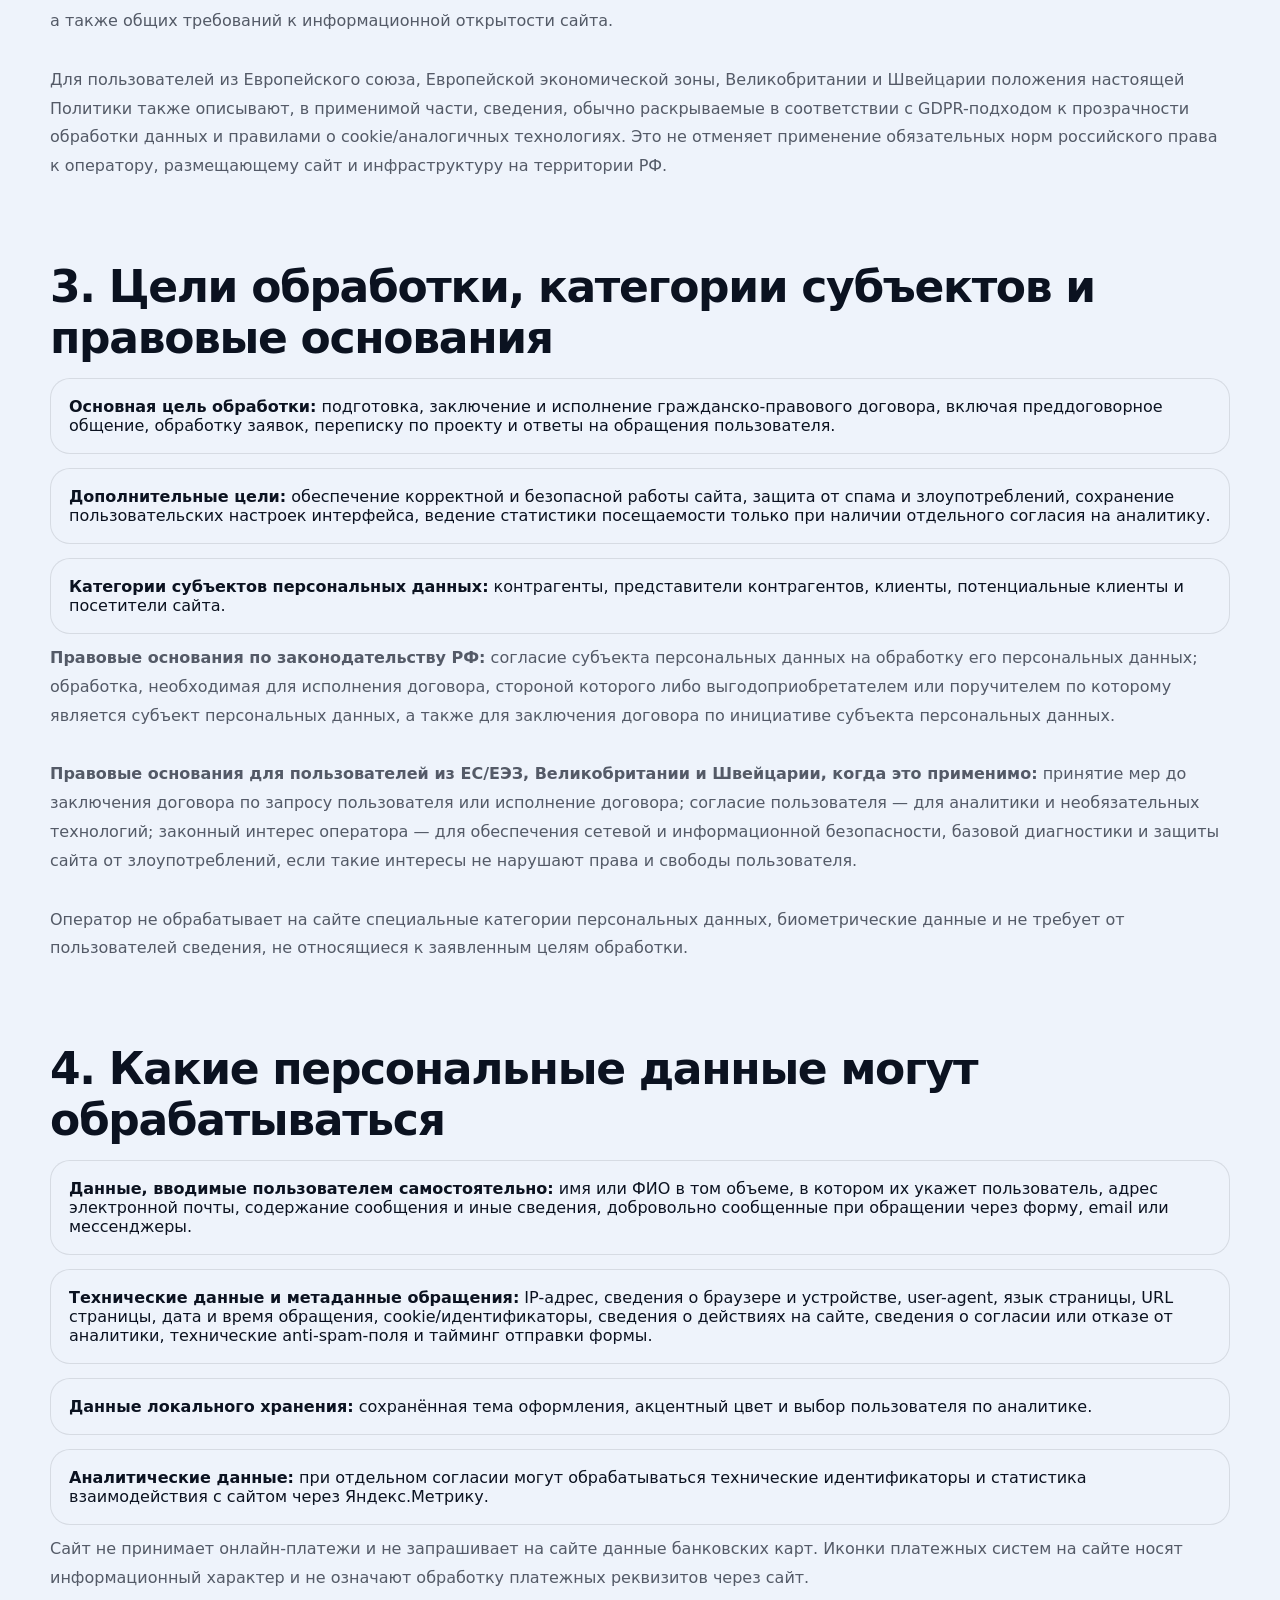
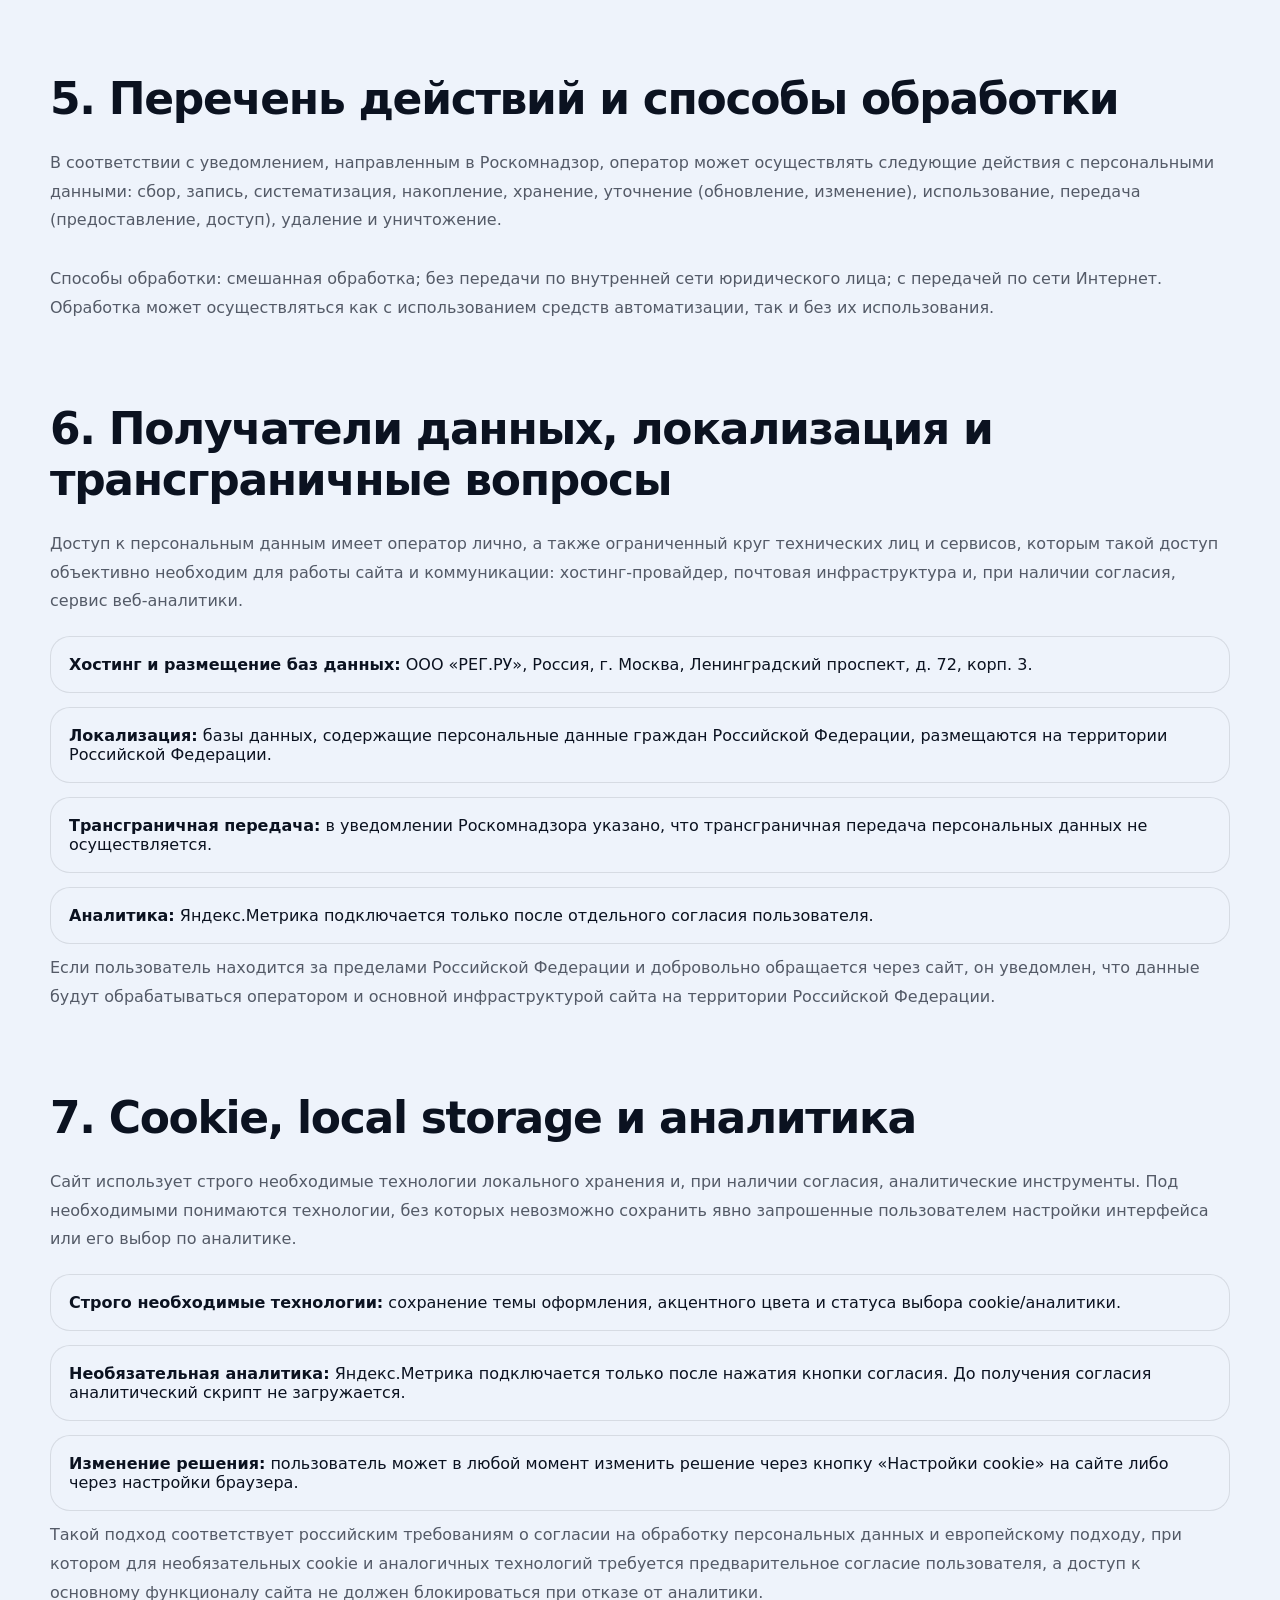
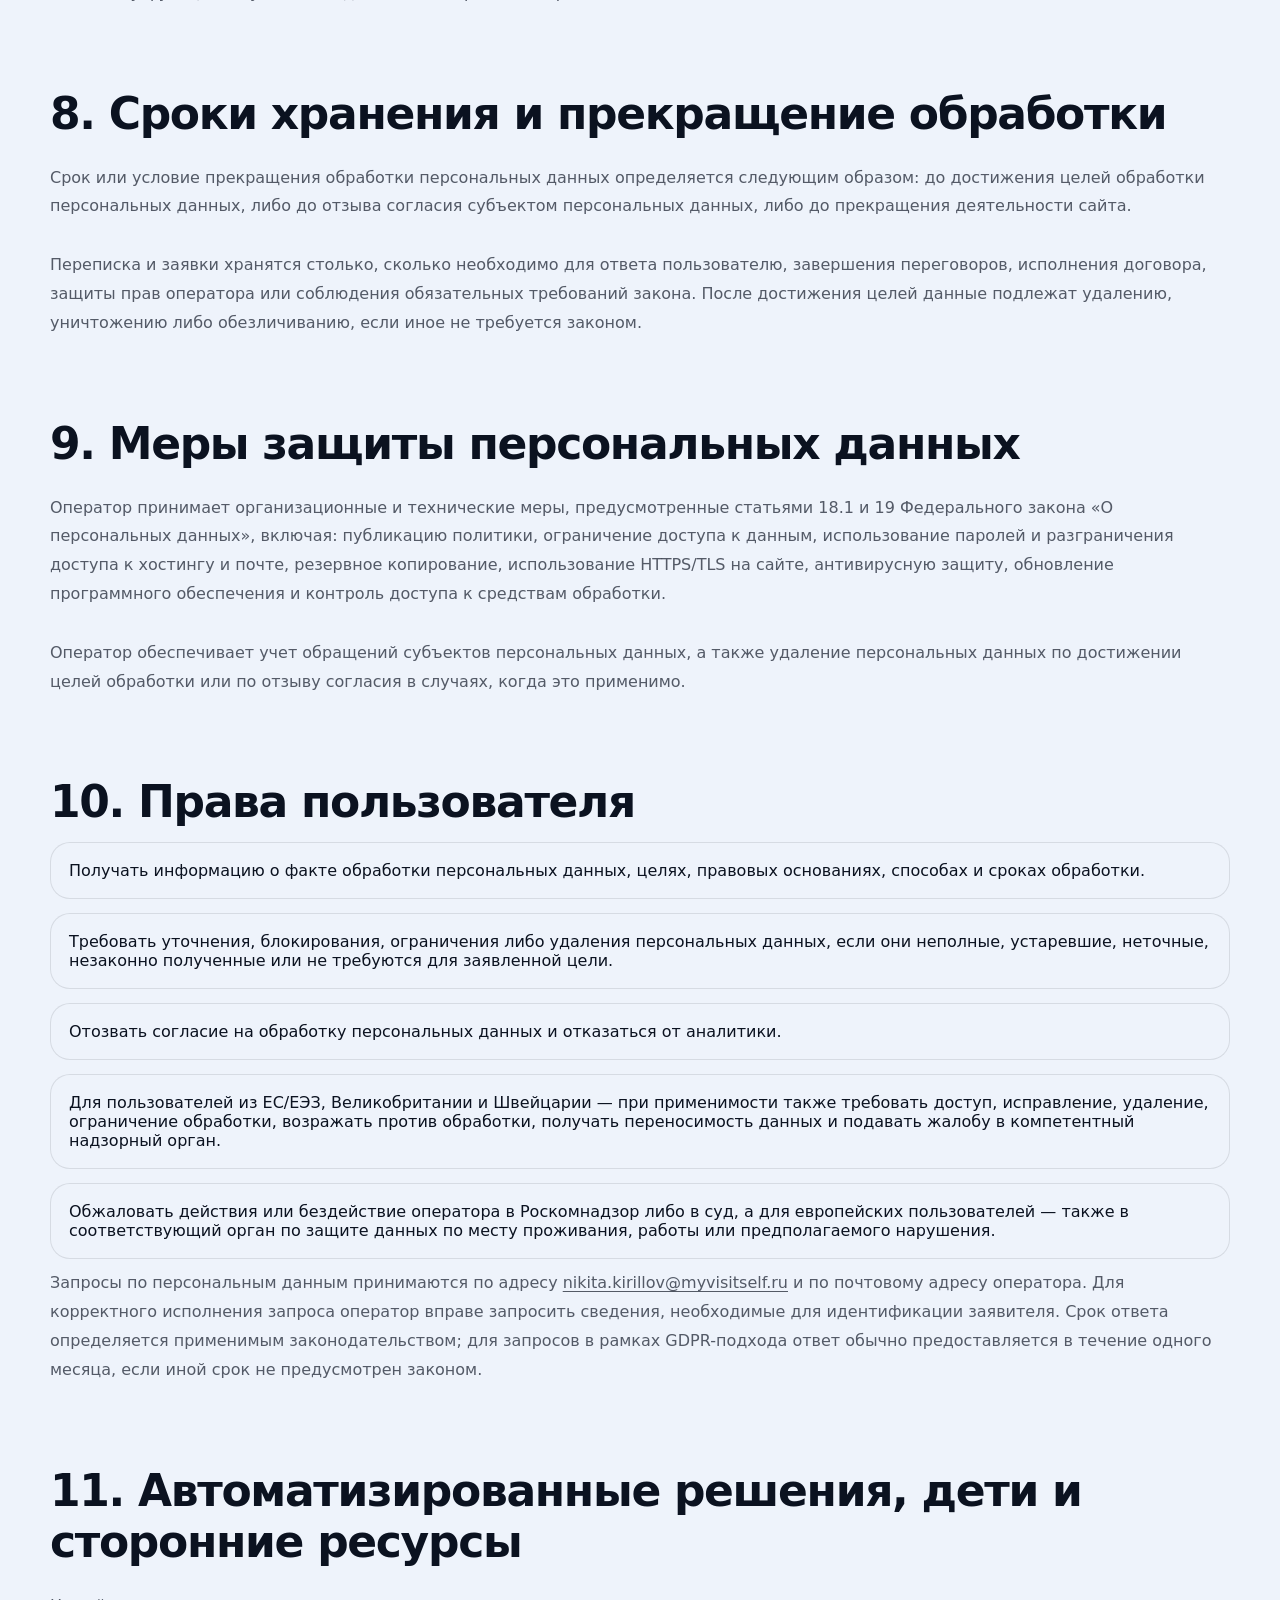
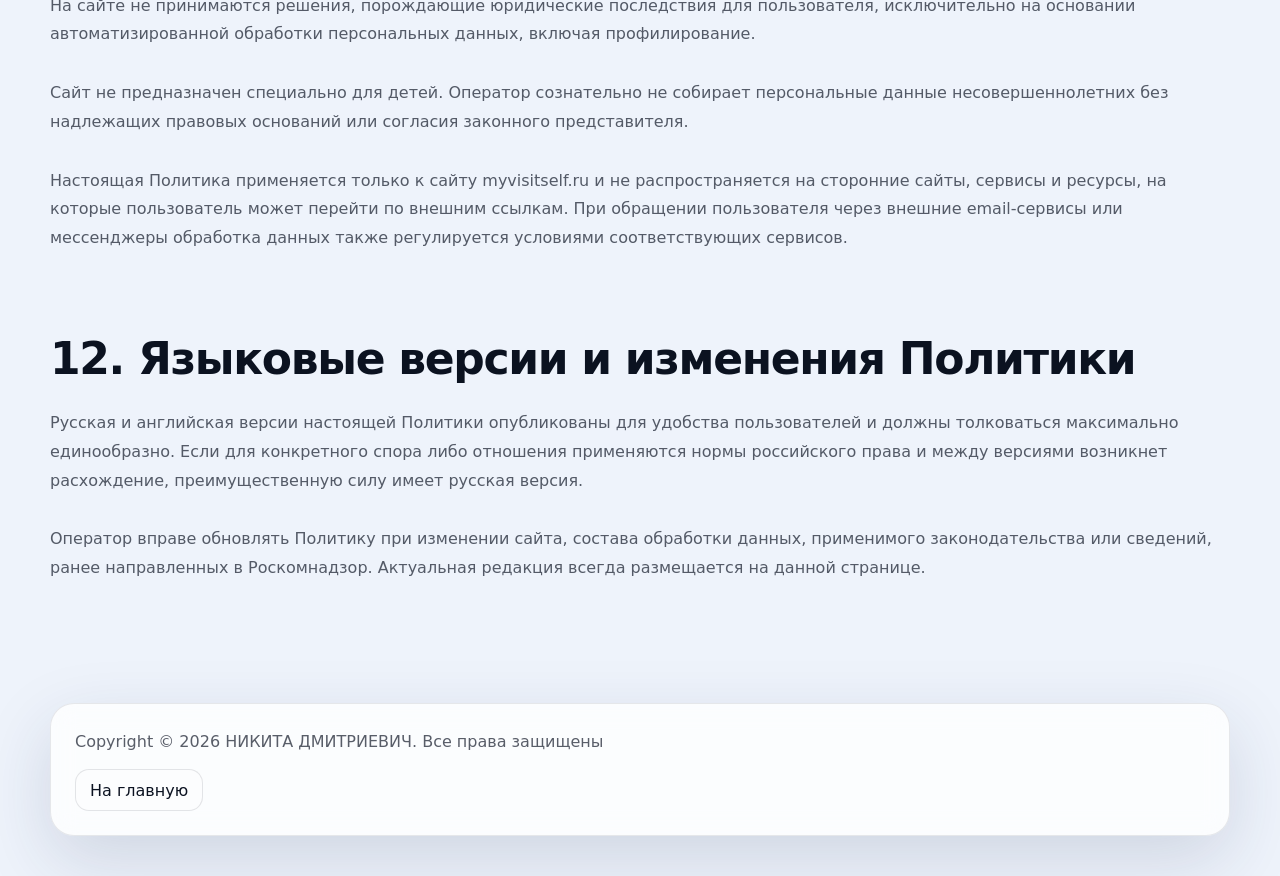
<file: ru/privacy/index.html>
<!doctype html>
<html lang="ru">
<head>
  <meta charset="utf-8">
  <meta name="viewport" content="width=device-width, initial-scale=1">
  <meta name="referrer" content="strict-origin-when-cross-origin">
  <meta name="description" content="Политика конфиденциальности и обработки персональных данных сайта myvisitself.ru на русском языке.">
  <title>Политика конфиденциальности — myvisitself</title>
  <link rel="canonical" href="https://myvisitself.ru/ru/privacy/">
  <link rel="alternate" hreflang="ru" href="https://myvisitself.ru/ru/privacy/">
  <link rel="alternate" hreflang="en" href="https://myvisitself.ru/en/privacy/">
  <link rel="alternate" hreflang="x-default" href="https://myvisitself.ru/ru/privacy/">
  <link rel="icon" href="/assets/favicon.png" type="image/png" sizes="64x64">
  <link rel="stylesheet" href="/css/design.css">

  <!-- Яндекс метрика -->
  <script type="text/javascript">
      (function(m,e,t,r,i,k,a){
          m[i]=m[i]||function(){(m[i].a=m[i].a||[]).push(arguments)};
          m[i].l=1*new Date();
          for (var j = 0; j < document.scripts.length; j++) {if (document.scripts[j].src === r) { return; }}
          k=e.createElement(t),a=e.getElementsByTagName(t)[0],k.async=1,k.src=r,a.parentNode.insertBefore(k,a)
      })(window, document,'script','https://mc.yandex.ru/metrika/tag.js?id=107723810', 'ym');

      ym(107723810, 'init', {ssr:true, webvisor:true, clickmap:true, ecommerce:"dataLayer", referrer: document.referrer, url: location.href, accurateTrackBounce:true, trackLinks:true});
  </script>

  <!-- Top.Mail.Ru counter -->
  <script type="text/javascript">
  var _tmr = window._tmr || (window._tmr = []);
  _tmr.push({id: "3751291", type: "pageView", start: (new Date()).getTime()});
  (function (d, w, id) {
    if (d.getElementById(id)) return;
    var ts = d.createElement("script"); ts.type = "text/javascript"; ts.async = true; ts.id = id;
    ts.src = "https://top-fwz1.mail.ru/js/code.js";
    var f = function () {var s = d.getElementsByTagName("script")[0]; s.parentNode.insertBefore(ts, s);};
    if (w.opera == "[object Opera]") { d.addEventListener("DOMContentLoaded", f, false); } else { f(); }
  })(document, window, "tmr-code");
  </script>
  <!-- /Top.Mail.Ru counter -->

  <!-- Varioqub experiments -->
  <script type="text/javascript">
    (function(e, x, pe, r, i, me, nt){
    e[i]=e[i]||function(){(e[i].a=e[i].a||[]).push(arguments)},
    me=x.createElement(pe),me.async=1,me.src=r,nt=x.getElementsByTagName(pe)[0],me.addEventListener('error',function(){function cb(t){t=t[t.length-1],'function'==typeof t&&t({flags:{}})};Array.isArray(e[i].a)&&e[i].a.forEach(cb);e[i]=function(){cb(arguments)}}),nt.parentNode.insertBefore(me,nt)})
    (window, document, 'script', 'https://abt.s3.yandex.net/expjs/latest/exp.js', 'ymab');
    ymab('metrika.107723810', 'init'/*, {clientFeatures}, {callback}*/);
  </script>


</head>
<body data-theme="dark">

  <noscript><div><img src="https://mc.yandex.ru/watch/107723810" style="position:absolute; left:-9999px;" alt="" /></div></noscript> 
  <noscript><div><img src="https://top-fwz1.mail.ru/counter?id=3751291;js=na" style="position:absolute;left:-9999px;" alt="Top.Mail.Ru" /></div></noscript>

  <!-- Хедер политики -->
  <a class="skip-link" href="#main">Перейти к содержанию</a>
  <header class="topbar">
    <div class="topbar__frame">
      <a class="brand" href="/ru/" aria-label="Вернуться на главную"></a>
      <nav class="nav" aria-label="Правовая навигация">
        <a class="nav__link" href="#operator">Оператор</a>
        <a class="nav__link" href="#purposes">Цели и основания</a>
        <a class="nav__link" href="#data">Какие данные</a>
        <a class="nav__link" href="#cookies">Cookie и аналитика</a>
        <a class="nav__link" href="#rights">Права пользователя</a>
      </nav>
      <div class="topbar__actions">
        <a class="icon-btn icon-btn--wide" href="/en/privacy/">EN version</a>
      </div>
    </div>
  </header>

  <!-- Основная инфа -->
  <main id="main" class="shell legal-page">
    <section class="section legal-hero">
      <p class="section__eyebrow">правовая информация</p>
      <h1 class="section__title">Политика конфиденциальности и обработки персональных данных</h1>
      <p class="section__lead">Настоящая Политика регулирует обработку и защиту персональных данных на сайте myvisitself.ru. Документ составлен с учетом законодательства Российской Федерации и, в применимой части, требований Европейского союза и международной практики прозрачного информирования пользователей о персональных данных.</p>
      <div class="legal-callout">
        <strong>Важно:</strong> аналитика на сайте подключается только после отдельного согласия пользователя. Базы данных с персональными данными граждан РФ размещаются на территории Российской Федерации. Данные из уведомления Роскомнадзора включены в настоящую Политику.
      </div>
      <div class="legal-card-grid" style="margin-top:16px;">
        <div class="legal-card">
          <strong>Дата публикации</strong>
          <p>18 марта 2026 года</p>
        </div>
        <div class="legal-card">
          <strong>Дата последнего обновления</strong>
          <p>19 марта 2026 года</p>
        </div>
      </div>
    </section>

    <!-- Докс на меня -->
    <section class="section" id="operator">
      <h2 class="section__title">1. Общие положения и сведения об операторе</h2>
      <div class="operator-panel">
        <p><strong>Оператор:</strong> КИРИЛЛОВ НИКИТА ДМИТРИЕВИЧ</p>
        <p><strong>Статус:</strong> Самозанятый</p>
        <p><strong>ИНН:</strong> 212413186909</p>
        <p><strong>Адрес местонахождения:</strong> 429960, Чувашская Республика - Чувашия, г. Новочебоксарск</p>
        <p><strong>Телефон:</strong> <a href="tel:+79373817900">+7 (937) 381-79-00</a></p>
        <p><strong>Email:</strong> <a href="mailto:nikita.kirillov@myvisitself.ru">nikita.kirillov@myvisitself.ru</a></p>
        <p><strong>Сайт:</strong> <a href="https://myvisitself.ru/ru/">myvisitself.ru</a></p>
        <p><strong>Регионы обработки:</strong> все субъекты Российской Федерации</p>
      </div>
      <p class="legal-paragraph">Настоящая Политика подготовлена во исполнение обязанностей оператора персональных данных по обеспечению неограниченного доступа к документу, определяющему политику в отношении обработки персональных данных. Она применяется к посетителям сайта, клиентам, потенциальным клиентам и представителям контрагентов, которые взаимодействуют с сайтом и оператором.</p>
      <p class="legal-paragraph">Отдельный должностной сотрудник по защите данных (DPO) не назначен, поскольку такая обязанность для текущего формата деятельности оператора не установлена. По всем вопросам обработки персональных данных пользователь может обращаться напрямую к оператору по указанным контактам.</p>
    </section>

    <!-- Основные положения по ФЗ РФ и законам ЕС, ЕАЭС, Великобритании, Швейцарии. Вплодь до самого конца-->
    <section class="section">
      <h2 class="section__title">2. Применимые нормы и сфера действия</h2>
      <p class="legal-paragraph">Политика разработана с учетом Федерального закона от 27.07.2006 № 152-ФЗ «О персональных данных», обязанностей оператора, опубликованных Роскомнадзором, требований о локализации баз данных при сборе персональных данных граждан РФ в сети Интернет, а также общих требований к информационной открытости сайта.</p>
      <p class="legal-paragraph">Для пользователей из Европейского союза, Европейской экономической зоны, Великобритании и Швейцарии положения настоящей Политики также описывают, в применимой части, сведения, обычно раскрываемые в соответствии с GDPR-подходом к прозрачности обработки данных и правилами о cookie/аналогичных технологиях. Это не отменяет применение обязательных норм российского права к оператору, размещающему сайт и инфраструктуру на территории РФ.</p>
    </section>

    <section class="section" id="purposes">
      <h2 class="section__title">3. Цели обработки, категории субъектов и правовые основания</h2>
      <div class="legal-list">
        <div class="legal-list__item"><strong>Основная цель обработки:</strong> подготовка, заключение и исполнение гражданско-правового договора, включая преддоговорное общение, обработку заявок, переписку по проекту и ответы на обращения пользователя.</div>
        <div class="legal-list__item"><strong>Дополнительные цели:</strong> обеспечение корректной и безопасной работы сайта, защита от спама и злоупотреблений, сохранение пользовательских настроек интерфейса, ведение статистики посещаемости только при наличии отдельного согласия на аналитику.</div>
        <div class="legal-list__item"><strong>Категории субъектов персональных данных:</strong> контрагенты, представители контрагентов, клиенты, потенциальные клиенты и посетители сайта.</div>
      </div>
      <p class="legal-paragraph"><strong>Правовые основания по законодательству РФ:</strong> согласие субъекта персональных данных на обработку его персональных данных; обработка, необходимая для исполнения договора, стороной которого либо выгодоприобретателем или поручителем по которому является субъект персональных данных, а также для заключения договора по инициативе субъекта персональных данных.</p>
      <p class="legal-paragraph"><strong>Правовые основания для пользователей из ЕС/ЕЭЗ, Великобритании и Швейцарии, когда это применимо:</strong> принятие мер до заключения договора по запросу пользователя или исполнение договора; согласие пользователя — для аналитики и необязательных технологий; законный интерес оператора — для обеспечения сетевой и информационной безопасности, базовой диагностики и защиты сайта от злоупотреблений, если такие интересы не нарушают права и свободы пользователя.</p>
      <p class="legal-paragraph">Оператор не обрабатывает на сайте специальные категории персональных данных, биометрические данные и не требует от пользователей сведения, не относящиеся к заявленным целям обработки.</p>
    </section>

    <section class="section" id="data">
      <h2 class="section__title">4. Какие персональные данные могут обрабатываться</h2>
      <div class="legal-list">
        <div class="legal-list__item"><strong>Данные, вводимые пользователем самостоятельно:</strong> имя или ФИО в том объеме, в котором их укажет пользователь, адрес электронной почты, содержание сообщения и иные сведения, добровольно сообщенные при обращении через форму, email или мессенджеры.</div>
        <div class="legal-list__item"><strong>Технические данные и метаданные обращения:</strong> IP-адрес, сведения о браузере и устройстве, user-agent, язык страницы, URL страницы, дата и время обращения, cookie/идентификаторы, сведения о действиях на сайте, сведения о согласии или отказе от аналитики, технические anti-spam-поля и тайминг отправки формы.</div>
        <div class="legal-list__item"><strong>Данные локального хранения:</strong> сохранённая тема оформления, акцентный цвет и выбор пользователя по аналитике.</div>
        <div class="legal-list__item"><strong>Аналитические данные:</strong> при отдельном согласии могут обрабатываться технические идентификаторы и статистика взаимодействия с сайтом через Яндекс.Метрику.</div>
      </div>
      <p class="legal-paragraph">Сайт не принимает онлайн-платежи и не запрашивает на сайте данные банковских карт. Иконки платежных систем на сайте носят информационный характер и не означают обработку платежных реквизитов через сайт.</p>
    </section>

    <section class="section">
      <h2 class="section__title">5. Перечень действий и способы обработки</h2>
      <p class="legal-paragraph">В соответствии с уведомлением, направленным в Роскомнадзор, оператор может осуществлять следующие действия с персональными данными: сбор, запись, систематизация, накопление, хранение, уточнение (обновление, изменение), использование, передача (предоставление, доступ), удаление и уничтожение.</p>
      <p class="legal-paragraph">Способы обработки: смешанная обработка; без передачи по внутренней сети юридического лица; с передачей по сети Интернет. Обработка может осуществляться как с использованием средств автоматизации, так и без их использования.</p>
    </section>

    <section class="section">
      <h2 class="section__title">6. Получатели данных, локализация и трансграничные вопросы</h2>
      <p class="legal-paragraph">Доступ к персональным данным имеет оператор лично, а также ограниченный круг технических лиц и сервисов, которым такой доступ объективно необходим для работы сайта и коммуникации: хостинг-провайдер, почтовая инфраструктура и, при наличии согласия, сервис веб-аналитики.</p>
      <div class="legal-list">
        <div class="legal-list__item"><strong>Хостинг и размещение баз данных:</strong> ООО «РЕГ.РУ», Россия, г. Москва, Ленинградский проспект, д. 72, корп. 3.</div>
        <div class="legal-list__item"><strong>Локализация:</strong> базы данных, содержащие персональные данные граждан Российской Федерации, размещаются на территории Российской Федерации.</div>
        <div class="legal-list__item"><strong>Трансграничная передача:</strong> в уведомлении Роскомнадзора указано, что трансграничная передача персональных данных не осуществляется.</div>
        <div class="legal-list__item"><strong>Аналитика:</strong> Яндекс.Метрика подключается только после отдельного согласия пользователя.</div>
      </div>
      <p class="legal-paragraph">Если пользователь находится за пределами Российской Федерации и добровольно обращается через сайт, он уведомлен, что данные будут обрабатываться оператором и основной инфраструктурой сайта на территории Российской Федерации.</p>
    </section>

    <section class="section" id="cookies">
      <h2 class="section__title">7. Cookie, local storage и аналитика</h2>
      <p class="legal-paragraph">Сайт использует строго необходимые технологии локального хранения и, при наличии согласия, аналитические инструменты. Под необходимыми понимаются технологии, без которых невозможно сохранить явно запрошенные пользователем настройки интерфейса или его выбор по аналитике.</p>
      <div class="legal-list">
        <div class="legal-list__item"><strong>Строго необходимые технологии:</strong> сохранение темы оформления, акцентного цвета и статуса выбора cookie/аналитики.</div>
        <div class="legal-list__item"><strong>Необязательная аналитика:</strong> Яндекс.Метрика подключается только после нажатия кнопки согласия. До получения согласия аналитический скрипт не загружается.</div>
        <div class="legal-list__item"><strong>Изменение решения:</strong> пользователь может в любой момент изменить решение через кнопку «Настройки cookie» на сайте либо через настройки браузера.</div>
      </div>
      <p class="legal-paragraph">Такой подход соответствует российским требованиям о согласии на обработку персональных данных и европейскому подходу, при котором для необязательных cookie и аналогичных технологий требуется предварительное согласие пользователя, а доступ к основному функционалу сайта не должен блокироваться при отказе от аналитики.</p>
    </section>

    <section class="section">
      <h2 class="section__title">8. Сроки хранения и прекращение обработки</h2>
      <p class="legal-paragraph">Срок или условие прекращения обработки персональных данных определяется следующим образом: до достижения целей обработки персональных данных, либо до отзыва согласия субъектом персональных данных, либо до прекращения деятельности сайта.</p>
      <p class="legal-paragraph">Переписка и заявки хранятся столько, сколько необходимо для ответа пользователю, завершения переговоров, исполнения договора, защиты прав оператора или соблюдения обязательных требований закона. После достижения целей данные подлежат удалению, уничтожению либо обезличиванию, если иное не требуется законом.</p>
    </section>

    <section class="section">
      <h2 class="section__title">9. Меры защиты персональных данных</h2>
      <p class="legal-paragraph">Оператор принимает организационные и технические меры, предусмотренные статьями 18.1 и 19 Федерального закона «О персональных данных», включая: публикацию политики, ограничение доступа к данным, использование паролей и разграничения доступа к хостингу и почте, резервное копирование, использование HTTPS/TLS на сайте, антивирусную защиту, обновление программного обеспечения и контроль доступа к средствам обработки.</p>
      <p class="legal-paragraph">Оператор обеспечивает учет обращений субъектов персональных данных, а также удаление персональных данных по достижении целей обработки или по отзыву согласия в случаях, когда это применимо.</p>
    </section>

    <section class="section" id="rights">
      <h2 class="section__title">10. Права пользователя</h2>
      <div class="legal-list">
        <div class="legal-list__item">Получать информацию о факте обработки персональных данных, целях, правовых основаниях, способах и сроках обработки.</div>
        <div class="legal-list__item">Требовать уточнения, блокирования, ограничения либо удаления персональных данных, если они неполные, устаревшие, неточные, незаконно полученные или не требуются для заявленной цели.</div>
        <div class="legal-list__item">Отозвать согласие на обработку персональных данных и отказаться от аналитики.</div>
        <div class="legal-list__item">Для пользователей из ЕС/ЕЭЗ, Великобритании и Швейцарии — при применимости также требовать доступ, исправление, удаление, ограничение обработки, возражать против обработки, получать переносимость данных и подавать жалобу в компетентный надзорный орган.</div>
        <div class="legal-list__item">Обжаловать действия или бездействие оператора в Роскомнадзор либо в суд, а для европейских пользователей — также в соответствующий орган по защите данных по месту проживания, работы или предполагаемого нарушения.</div>
      </div>
      <p class="legal-paragraph">Запросы по персональным данным принимаются по адресу <a href="mailto:nikita.kirillov@myvisitself.ru">nikita.kirillov@myvisitself.ru</a> и по почтовому адресу оператора. Для корректного исполнения запроса оператор вправе запросить сведения, необходимые для идентификации заявителя. Срок ответа определяется применимым законодательством; для запросов в рамках GDPR-подхода ответ обычно предоставляется в течение одного месяца, если иной срок не предусмотрен законом.</p>
    </section>

    <section class="section">
      <h2 class="section__title">11. Автоматизированные решения, дети и сторонние ресурсы</h2>
      <p class="legal-paragraph">На сайте не принимаются решения, порождающие юридические последствия для пользователя, исключительно на основании автоматизированной обработки персональных данных, включая профилирование.</p>
      <p class="legal-paragraph">Сайт не предназначен специально для детей. Оператор сознательно не собирает персональные данные несовершеннолетних без надлежащих правовых оснований или согласия законного представителя.</p>
      <p class="legal-paragraph">Настоящая Политика применяется только к сайту myvisitself.ru и не распространяется на сторонние сайты, сервисы и ресурсы, на которые пользователь может перейти по внешним ссылкам. При обращении пользователя через внешние email-сервисы или мессенджеры обработка данных также регулируется условиями соответствующих сервисов.</p>
    </section>

    <section class="section">
      <h2 class="section__title">12. Языковые версии и изменения Политики</h2>
      <p class="legal-paragraph">Русская и английская версии настоящей Политики опубликованы для удобства пользователей и должны толковаться максимально единообразно. Если для конкретного спора либо отношения применяются нормы российского права и между версиями возникнет расхождение, преимущественную силу имеет русская версия.</p>
      <p class="legal-paragraph">Оператор вправе обновлять Политику при изменении сайта, состава обработки данных, применимого законодательства или сведений, ранее направленных в Роскомнадзор. Актуальная редакция всегда размещается на данной странице.</p>
    </section>
  </main>

  <!-- Копирайт и похуй, что его у нас нет, пусть боятся -->
  <footer class="footer shell">
    <div class="footer__wrap">
      <div class="footer__meta">
        <div class="footer__copy">Copyright © <span data-year></span> НИКИТА ДМИТРИЕВИЧ. Все права защищены</div>
        <div class="footer__legal-links"><a href="/ru/">На главную</a></div>
      </div>
    </div>
  </footer>
  <script src="/js/script.js" defer></script>
</body>
</html>
</file>
<file: couples/style.css>
* {
  padding: 0;
  margin: 0;
  box-sizing: border-box;
}

body {
  font-family: Verdana, sans-serif;
  background-image: url(./img/img.png);
  background-position: center;
  background-repeat: no-repeat;
  background-size: cover;
  overflow-y: hidden;
}

/* Обертка всего контента игры */
.content {
  display: flex;
  align-items: center;
  justify-content: center;
  color: black;
  min-height: 100vh;
}

/* В этом элементе сгруппированы все элементы карточки игры: заголовки, игровая информация, поле ввода, кнопка, а в будущем и игровое поле */
.main {
  background-color: transparent;
  border: 2px solid rgba(255, 255, 255, .2);
  backdrop-filter: blur(20px);
  box-shadow: 0 0 10px rgba(0, 0, 0, .2);
  border-radius: 10px;
  padding: 30px 40px;
}

/* Элемент, в котором группируются вся игровая информация: название игры, кол-во шагов и оставшееся время */
.state {
  display: flex;
  justify-content: space-between;
  align-items: center;
}

/* Название игры */
.state__title {
  font-size: 36px;
  text-align: center;
  margin: 15px 0;
}

/* Поле ввода числового типа */
.board__input {
  width: 100%;
  height: 100%;
  background: transparent;
  outline: none;
  border: 2px solid rgba(0, 0, 0, .2);
  border-radius: 40px;
  font-size: 16px;
  padding: 20px 45px 20px 20px;
  margin: 30px 0;

}

/* Стили для замещающего текста внутри поля ввода */
.board__input::placeholder {
  color: black;
}

/* Стили для состояния focus поля ввода */
.board__input:focus {
  border: 2px solid black;
}

/* Все кнопки */
.button {
  width: 100%;
  font-size: 20px;
  text-transform: uppercase;
  letter-spacing: 2px;
  background-color: transparent;
  color: #000;
  border: 2px solid rgba(0, 0, 0, .4);
  border-radius: 40px;
  padding: 20px;
  cursor: pointer;
}

/* Состояние наведения курсора мыши на кнопку */
.button:hover {
  color: rgba(181, 13, 181, 0.7);
}

/* Игровое поле */
.table {
  display: grid;
  min-width: 500px;
  max-width: 1000px;
  margin-bottom: 20px;
  gap: 10px;
}

/* Отдельно взятая карточка */
.card {
  aspect-ratio: 1;
  display: flex;
  justify-content: center;
  align-items: center;
  background-color: rgba(218, 69, 218, 0.6);
  border-radius: 5px;
  transition: .3s;
  font-size: 30px;
  cursor: pointer;
}

.card:hover {
  background-color: rgba(218, 69, 218, 1);
}

.card.flip {
  background: #e11284;
  transform: perspective(100px) rotateY(180deg);
  user-select: none;
}

.default-icon {
  display: block;
  pointer-events: none;
  /* display: none; */
}

.flipped-icon {
  display: none;
  pointer-events: none;
  /* display: block; */
}

.card.flip .flipped-icon {
  display: block;
}

.card.flip .default-icon {
  display: none;
}

.card.successfully {
  background: #1dd032;
  transform: scale(0.95);
}

.confetti {
  position: absolute;
  top: 0;
  left: 10%;
  width: 80%;
  height: 100vh;
  z-index: -1;
}

@keyframes moveDown {
  100% {
    top: 110%;
    transform: rotate(360deg);
  }
}
</file>
<file: css/design.css>
:root {
  --bg: #070c14;
  --bg-soft: #0b1220;
  --panel: rgba(11, 18, 32, 0.72);
  --panel-strong: rgba(12, 20, 36, 0.92);
  --panel-light: rgba(255, 255, 255, 0.06);
  --line: rgba(255, 255, 255, 0.1);
  --line-strong: rgba(255, 255, 255, 0.18);
  --text: #e8eef8;
  --muted: rgba(232, 238, 248, 0.7);
  --accent: #49c5b6;
  --accent-2: #7c7cff;
  --accent-3: #7fe3ff;
  --good: #89ffba;
  --danger: #ff8b99;
  --shadow: 0 24px 80px rgba(0, 0, 0, 0.45);
  --radius: 24px;
  --radius-lg: 34px;
  --container: min(1180px, calc(100% - 32px));
  --grid: rgba(117, 136, 173, 0.16);
  --chip: rgba(255, 255, 255, 0.06);
  --chip-border: rgba(255, 255, 255, 0.14);
  --hero-glow: radial-gradient(circle at 20% 20%, rgba(73, 197, 182, 0.22), transparent 28%),
    radial-gradient(circle at 82% 18%, rgba(124, 124, 255, 0.22), transparent 22%),
    radial-gradient(circle at 68% 84%, rgba(127, 227, 255, 0.14), transparent 26%);
  --font: Inter, ui-sans-serif, system-ui, -apple-system, BlinkMacSystemFont, "Segoe UI", sans-serif;
  --mono: ui-monospace, SFMono-Regular, Menlo, Monaco, Consolas, "Liberation Mono", monospace;
}

body[data-theme="light"] {
  --bg: #eef3fb;
  --bg-soft: #f8fbff;
  --panel: rgba(255, 255, 255, 0.78);
  --panel-strong: rgba(255, 255, 255, 0.96);
  --panel-light: rgba(10, 20, 40, 0.05);
  --line: rgba(8, 18, 36, 0.09);
  --line-strong: rgba(8, 18, 36, 0.18);
  --text: #0b1220;
  --muted: rgba(11, 18, 32, 0.68);
  --chip: rgba(7, 12, 20, 0.04);
  --chip-border: rgba(7, 12, 20, 0.1);
  --grid: rgba(20, 35, 66, 0.1);
  --hero-glow: radial-gradient(circle at 20% 20%, rgba(73, 197, 182, 0.2), transparent 30%),
    radial-gradient(circle at 82% 18%, rgba(124, 124, 255, 0.16), transparent 22%),
    radial-gradient(circle at 68% 84%, rgba(127, 227, 255, 0.12), transparent 26%);
  --shadow: 0 24px 70px rgba(35, 50, 86, 0.15);
}

* { box-sizing: border-box; }
html { scroll-behavior: smooth; }
body {
  margin: 0;
  font-family: var(--font);
  color: var(--text);
  background-color: var(--bg);
  background-image:
    var(--hero-glow),
    linear-gradient(180deg, rgba(8,12,20,0.88), rgba(8,12,20,0.95));
  background-attachment: fixed;
  min-height: 100%;
  overflow-x: hidden;
}
body[data-theme="light"] {
  background-color: var(--bg);
  background-image:
    var(--hero-glow),
    linear-gradient(180deg, rgba(238,243,251,0.82), rgba(238,243,251,0.94));
}
body::before {
  content: "";
  position: fixed;
  inset: 0;
  pointer-events: none;
  background-image:
    linear-gradient(var(--grid) 1px, transparent 1px),
    linear-gradient(90deg, var(--grid) 1px, transparent 1px);
  background-size: 42px 42px;
  mask-image: radial-gradient(circle at center, black 36%, transparent 100%);
  opacity: 0.45;
  z-index: -2;
}
body::after {
  content: "";
  position: fixed;
  inset: -15% -5% auto;
  height: 420px;
  pointer-events: none;
  background:
    radial-gradient(circle at 10% 20%, rgba(73,197,182,0.18), transparent 34%),
    radial-gradient(circle at 90% 10%, rgba(124,124,255,0.18), transparent 28%),
    radial-gradient(circle at 50% 100%, rgba(127,227,255,0.12), transparent 30%);
  filter: blur(18px);
  z-index: -1;
}

img { display: block; max-width: 100%; height: auto; }
a { color: inherit; text-decoration: none; }
a:hover { text-decoration: none; }
button, input, textarea { font: inherit; }
button { cursor: pointer; }


/* text-only selection */
::selection {
  background-color: transparent !important;
  color: #6f95ff !important;
  text-shadow: none !important;
}

::-moz-selection {
  background-color: transparent !important;
  color: #6f95ff !important;
  text-shadow: none !important;
}

:focus-visible {
  outline: 2px solid rgba(73,197,182,0.75);
  outline-offset: 3px;
}

.skip-link {
  position: absolute;
  left: -999px;
  top: -999px;
  padding: 12px 16px;
  border-radius: 14px;
  background: var(--panel-strong);
  border: 1px solid var(--line-strong);
  z-index: 100;
}
.skip-link:focus {
  left: 16px;
  top: 16px;
}

.shell {
  width: var(--container);
  margin: 0 auto;
}

.topbar {
  position: sticky;
  top: 0;
  z-index: 40;
  padding-top: 10px;
}
.topbar__frame {
  width: var(--container);
  margin: 0 auto;
  min-height: 72px;
  display: flex;
  align-items: center;
  justify-content: space-between;
  gap: 18px;
  padding: 14px 18px;
  border: 1px solid var(--line);
  border-radius: 22px;
  background: rgba(10, 16, 29, 0.62);
  backdrop-filter: blur(18px);
  box-shadow: 0 16px 44px rgba(0,0,0,0.2);
}
body[data-theme="light"] .topbar__frame {
  background: rgba(255,255,255,0.72);
}

.brand {
  display: flex;
  align-items: center;
  gap: 12px;
  min-width: 0;
}
.brand__mark {
  width: 42px;
  height: 42px;
  border-radius: 14px;
  display: grid;
  place-items: center;
  font-weight: 800;
  font-size: 14px;
  color: #081018;
  background: linear-gradient(135deg, var(--accent), var(--accent-2));
  box-shadow: 0 10px 26px rgba(73,197,182,0.25);
}
.brand__text {
  min-width: 0;
}
.brand__title {
  font-size: 14px;
  font-weight: 700;
  letter-spacing: 0.04em;
  text-transform: uppercase;
}
.brand__subtitle {
  color: var(--muted);
  font-size: 12px;
}

.nav {
  display: flex;
  align-items: center;
  gap: 6px;
  flex-wrap: wrap;
  justify-content: center;
}
.nav__link {
  padding: 10px 14px;
  border-radius: 999px;
  color: var(--muted);
  border: 1px solid transparent;
  transition: 0.25s ease;
}
.nav__link:hover,
.nav__link.is-active {
  color: var(--text);
  background: var(--chip);
  border-color: var(--chip-border);
}

.topbar__actions {
  display: flex;
  align-items: center;
  gap: 10px;
}
.lang-switch {
  display: inline-flex;
  align-items: center;
  gap: 6px;
  padding: 6px;
  border-radius: 999px;
  background: var(--chip);
  border: 1px solid var(--chip-border);
}
.lang-switch a,
.lang-switch span {
  min-width: 42px;
  padding: 8px 10px;
  border-radius: 999px;
  font-weight: 700;
  font-size: 12px;
  text-align: center;
}
.lang-switch .is-current {
  color: #081018;
  background: linear-gradient(135deg, var(--accent), var(--accent-2));
}
.icon-btn,
.primary-btn,
.secondary-btn,
.submit-btn,
.copy-btn {
  border: 1px solid var(--line-strong);
  border-radius: 16px;
  transition: transform 0.25s ease, border-color 0.25s ease, background 0.25s ease, box-shadow 0.25s ease;
}
.icon-btn {
  width: 44px;
  height: 44px;
  display: inline-grid;
  place-items: center;
  color: var(--text);
  background: var(--chip);
}
.icon-btn--wide {
  width: auto;
  min-width: 44px;
  padding: 0 14px;
}
.icon-btn:hover,
.primary-btn:hover,
.secondary-btn:hover,
.submit-btn:hover,
.copy-btn:hover {
  transform: translateY(-2px);
  border-color: rgba(73,197,182,0.38);
  box-shadow: 0 10px 26px rgba(73,197,182,0.14);
}
.mobile-toggle {
  display: none;
}

.mobile-menu {
  display: none;
  width: var(--container);
  margin: 10px auto 0;
  padding: 16px;
  border-radius: 22px;
  border: 1px solid var(--line);
  background: var(--panel-strong);
  box-shadow: var(--shadow);
}
.mobile-menu.is-open {
  display: grid;
  gap: 10px;
}
.mobile-menu a {
  padding: 12px 14px;
  border-radius: 14px;
  border: 1px solid transparent;
  color: var(--muted);
}
.mobile-menu a:hover,
.mobile-menu a.is-active {
  color: var(--text);
  background: var(--chip);
  border-color: var(--chip-border);
}

.hero {
  padding: 54px 0 30px;
}
.hero__grid {
  display: grid;
  grid-template-columns: minmax(0, 1.12fr) minmax(320px, 0.88fr);
  gap: 28px;
  align-items: stretch;
}
.hero__copy,
.hero__visual {
  position: relative;
  overflow: hidden;
  border-radius: var(--radius-lg);
  border: 1px solid var(--line);
  background: linear-gradient(180deg, rgba(255,255,255,0.04), rgba(255,255,255,0.015));
  box-shadow: var(--shadow);
}
body[data-theme="light"] .hero__copy,
body[data-theme="light"] .hero__visual {
  background: linear-gradient(180deg, rgba(255,255,255,0.8), rgba(255,255,255,0.56));
}
.hero__copy {
  padding: 38px;
}
.hero__copy::before,
.hero__visual::before,
.panel::before,
.project-card::before,
.contact-card::before,
.process-card::before,
.service-card::before,
.about-card::before,
.stack-card::before,
.footer__wrap::before {
  content: "";
  position: absolute;
  inset: 1px;
  border-radius: inherit;
  pointer-events: none;
  border: 1px solid rgba(255,255,255,0.05);
  mask: linear-gradient(#fff 0 0) content-box, linear-gradient(#fff 0 0);
  mask-composite: exclude;
}
.kicker {
  display: inline-flex;
  align-items: center;
  gap: 10px;
  margin-bottom: 18px;
  padding: 10px 14px;
  border-radius: 999px;
  color: var(--muted);
  font-size: 12px;
  letter-spacing: 0.14em;
  text-transform: uppercase;
  background: rgba(255,255,255,0.04);
  border: 1px solid rgba(255,255,255,0.08);
}
.kicker::before {
  content: "";
  width: 8px;
  height: 8px;
  border-radius: 50%;
  background: var(--good);
  box-shadow: 0 0 0 6px rgba(137,255,186,0.12);
}
.hero__title {
  margin: 0;
  font-size: clamp(42px, 7vw, 76px);
  line-height: 0.95;
  letter-spacing: -0.045em;
}
.hero__title span {
  display: block;
}
.hero__title em {
  font-style: normal;
  color: var(--accent-3);
}
.hero__lead {
  max-width: 64ch;
  margin: 18px 0 0;
  font-size: 18px;
  line-height: 1.7;
  color: var(--muted);
}
.hero__actions {
  display: flex;
  flex-wrap: wrap;
  gap: 12px;
  margin-top: 28px;
}
.primary-btn,
.secondary-btn,
.submit-btn,
.copy-btn {
  display: inline-flex;
  align-items: center;
  justify-content: center;
  gap: 10px;
  min-height: 52px;
  padding: 0 20px;
  font-weight: 700;
}
.primary-btn,
.submit-btn {
  color: #081018;
  background: linear-gradient(135deg, var(--accent), var(--accent-2));
}
.secondary-btn,
.copy-btn {
  color: var(--text);
  background: rgba(255,255,255,0.03);
}
.hero__meta {
  display: grid;
  grid-template-columns: repeat(3, minmax(0, 1fr));
  gap: 14px;
  margin-top: 30px;
}
.stat {
  padding: 18px;
  border-radius: 22px;
  background: rgba(255,255,255,0.035);
  border: 1px solid rgba(255,255,255,0.08);
}
.stat__value {
  font-size: 18px;
  font-weight: 700;
}
.stat__label {
  margin-top: 8px;
  font-size: 13px;
  color: var(--muted);
  line-height: 1.55;
}

.hero__visual {
  padding: 28px;
  min-height: 100%;
  isolation: isolate;
}
.hero__visual::after {
  content: "";
  position: absolute;
  inset: auto -10% -18% auto;
  width: 240px;
  height: 240px;
  border-radius: 50%;
  background: radial-gradient(circle, rgba(73,197,182,0.32), transparent 66%);
  filter: blur(12px);
  z-index: -1;
}
.visual-card {
  position: relative;
  height: 100%;
  display: grid;
  gap: 18px;
  align-content: start;
  padding: 18px;
  border-radius: 26px;
  background: linear-gradient(180deg, rgba(255,255,255,0.05), rgba(255,255,255,0.02));
  border: 1px solid rgba(255,255,255,0.08);
  transform-style: preserve-3d;
  transition: transform 0.25s ease;
}
.visual-card__top {
  display: flex;
  align-items: center;
  justify-content: space-between;
  gap: 12px;
}
.visual-pill,
.tech-pill,
.project-tag,
.payment-chip,
.about-chip,
.stack-chip,
.contact-chip,
.service-tag {
  display: inline-flex;
  align-items: center;
  gap: 8px;
  padding: 9px 12px;
  border-radius: 999px;
  font-size: 12px;
  line-height: 1;
  border: 1px solid var(--chip-border);
  background: var(--chip);
  color: var(--muted);
}
.visual-pill::before,
.contact-chip::before,
.service-tag::before {
  content: "";
  width: 7px;
  height: 7px;
  border-radius: 50%;
  background: linear-gradient(135deg, var(--accent), var(--accent-2));
}
.visual-portrait {
  position: relative;
  border-radius: 28px;
  overflow: hidden;
  min-height: 390px;
  border: 1px solid rgba(255,255,255,0.08);
  background: linear-gradient(180deg, rgba(73,197,182,0.08), rgba(124,124,255,0.08));
}
.visual-portrait img {
  width: 100%;
  height: 100%;
  object-fit: cover;
  aspect-ratio: 4 / 5;
}
.visual-portrait::before,
.visual-portrait::after {
  content: "";
  position: absolute;
  inset: auto auto 18px 18px;
  width: 96px;
  height: 96px;
  border: 1px solid rgba(255,255,255,0.16);
  border-right: 0;
  border-top: 0;
  border-radius: 0 0 0 24px;
}
.visual-portrait::after {
  inset: 18px 18px auto auto;
  border: 1px solid rgba(255,255,255,0.16);
  border-left: 0;
  border-bottom: 0;
  border-radius: 0 24px 0 0;
}
.visual-grid {
  position: absolute;
  inset: 0;
  background-image:
    linear-gradient(rgba(255,255,255,0.08) 1px, transparent 1px),
    linear-gradient(90deg, rgba(255,255,255,0.08) 1px, transparent 1px);
  background-size: 26px 26px;
  mix-blend-mode: soft-light;
  pointer-events: none;
}
.visual-badges {
  display: flex;
  flex-wrap: wrap;
  gap: 10px;
}
.visual-footer {
  display: grid;
  grid-template-columns: repeat(2, minmax(0, 1fr));
  gap: 12px;
}
.visual-metric {
  padding: 16px;
  border-radius: 18px;
  border: 1px solid rgba(255,255,255,0.08);
  background: rgba(255,255,255,0.03);
}
.visual-metric strong {
  display: block;
  font-size: 17px;
}
.visual-metric span {
  margin-top: 8px;
  display: block;
  color: var(--muted);
  font-size: 13px;
}

.section {
  padding: 30px 0;
}
.section__head {
  display: flex;
  align-items: end;
  justify-content: space-between;
  gap: 16px;
  margin-bottom: 22px;
}
.section__eyebrow {
  margin: 0 0 8px;
  font-size: 12px;
  letter-spacing: 0.14em;
  text-transform: uppercase;
  color: var(--accent-3);
}
.section__title {
  padding-bottom: 15px;
  margin: 0;
  font-size: clamp(28px, 4vw, 44px);
  letter-spacing: -0.03em;
}
.section__lead {
  margin: 10px 0 0;
  max-width: 64ch;
  color: var(--muted);
  line-height: 1.7;
}
.section__note {
  color: var(--muted);
  font-size: 14px;
}

.grid-4,
.grid-3,
.grid-2 {
  display: grid;
  gap: 18px;
}
.grid-4 { grid-template-columns: repeat(4, minmax(0, 1fr)); }
.grid-3 { grid-template-columns: repeat(3, minmax(0, 1fr)); }
.grid-2 { grid-template-columns: repeat(2, minmax(0, 1fr)); }

.panel,
.service-card,
.project-card,
.process-card,
.about-card,
.stack-card,
.contact-card,
.footer__wrap {
  position: relative;
  overflow: hidden;
  border-radius: var(--radius);
  border: 1px solid var(--line);
  background: var(--panel);
  backdrop-filter: blur(12px);
  box-shadow: var(--shadow);
}
.service-card,
.project-card,
.process-card,
.about-card,
.stack-card,
.contact-card {
  padding: 22px;
}
.service-card,
.project-card,
.process-card,
.stack-card,
.contact-card {
  transition: transform 0.3s ease, border-color 0.3s ease, background 0.3s ease;
}
.service-card:hover,
.project-card:hover,
.process-card:hover,
.stack-card:hover,
.contact-card:hover {
  transform: translateY(-4px);
  border-color: rgba(73,197,182,0.34);
}
.card-icon {
  width: 44px;
  height: 44px;
  border-radius: 14px;
  display: grid;
  place-items: center;
  margin-bottom: 14px;
  color: #081018;
  font-weight: 800;
  background: linear-gradient(135deg, var(--accent), var(--accent-2));
}
.card-title {
  margin: 0;
  font-size: 20px;
}
.card-text {
  margin: 12px 0 0;
  line-height: 1.7;
  color: var(--muted);
}
.card-list {
  margin: 16px 0 0;
  padding: 0;
  list-style: none;
  display: grid;
  gap: 10px;
}
.card-list li {
  display: flex;
  align-items: flex-start;
  gap: 10px;
  color: var(--muted);
  line-height: 1.55;
}
.card-list li::before {
  content: "";
  flex: 0 0 auto;
  width: 8px;
  height: 8px;
  margin-top: 9px;
  border-radius: 50%;
  background: linear-gradient(135deg, var(--accent), var(--accent-2));
}
.service-tags,
.project-tags,
.payment-list,
.about-chips,
.stack-chips,
.contact-chips {
  display: flex;
  flex-wrap: wrap;
  gap: 10px;
  margin-top: 18px;
}
.project-top {
  display: flex;
  align-items: flex-start;
  justify-content: space-between;
  gap: 14px;
}
.project-actions {
  display: flex;
  flex-wrap: wrap;
  gap: 10px;
  margin-top: 18px;
}
.project-link {
  display: inline-flex;
  align-items: center;
  gap: 8px;
  padding: 12px 16px;
  border-radius: 14px;
  font-weight: 700;
  border: 1px solid var(--chip-border);
  background: rgba(255,255,255,0.03);
}
.project-link--main {
  color: #081018;
  background: linear-gradient(135deg, var(--accent), var(--accent-2));
}
.project-link:hover {
  transform: translateY(-2px);
}
.process-card__index {
  display: inline-flex;
  align-items: center;
  justify-content: center;
  width: 38px;
  height: 38px;
  border-radius: 12px;
  color: #081018;
  font-weight: 800;
  background: linear-gradient(135deg, var(--accent), var(--accent-2));
}

.about-layout {
  display: grid;
  grid-template-columns: minmax(0, 0.98fr) minmax(320px, 1.02fr);
  gap: 18px;
}
.about-card {
  padding: 0;
}
.about-card__grid {
  display: grid;
  grid-template-columns: minmax(280px, 0.86fr) minmax(0, 1.14fr);
  min-height: 100%;
}
.about-card__media {
  position: relative;
  min-height: 100%;
  overflow: hidden;
  border-right: 1px solid var(--line);
  background: linear-gradient(180deg, rgba(73,197,182,0.08), rgba(124,124,255,0.08));
}
.about-card__media img {
  width: 100%;
  height: 100%;
  object-fit: cover;
  aspect-ratio: 4 / 5;
}
.about-card__body {
  padding: 28px;
}
.about-card__body p {
  color: var(--muted);
  line-height: 1.76;
}
.about-card__line {
  display: grid;
  gap: 12px;
  margin-top: 20px;
}
.about-card__line-item {
  display: flex;
  align-items: center;
  justify-content: space-between;
  gap: 16px;
  padding: 14px 16px;
  border-radius: 16px;
  border: 1px solid var(--chip-border);
  background: rgba(255,255,255,0.03);
}
.about-card__line-item strong {
  font-size: 14px;
}
.about-card__line-item span {
  color: var(--muted);
  font-size: 14px;
  text-align: right;
}
.stack-card__list {
  display: grid;
  gap: 16px;
  margin-top: 20px;
}
.stack-line {
  display: grid;
  gap: 8px;
}
.stack-line strong {
  font-size: 15px;
}
.stack-line span {
  color: var(--muted);
  line-height: 1.65;
}
.toolbox {
  margin-top: 18px;
  display: grid;
  gap: 14px;
}
.toolbox__row {
  display: flex;
  align-items: center;
  justify-content: space-between;
  gap: 12px;
  padding: 14px 16px;
  border-radius: 16px;
  border: 1px solid var(--chip-border);
  background: rgba(255,255,255,0.03);
}
.toolbox__row span {
  color: var(--muted);
}
.range {
  width: 100%;
  accent-color: var(--accent);
}
.small-btn {
  min-height: 40px;
  padding: 0 14px;
  border-radius: 12px;
  border: 1px solid var(--chip-border);
  color: var(--text);
  background: rgba(255,255,255,0.03);
}
.small-btn:hover {
  border-color: rgba(73,197,182,0.4);
}

.contact-layout {
  display: grid;
  grid-template-columns: minmax(0, 0.9fr) minmax(0, 1.1fr);
  gap: 18px;
}
.contact-card h3,
.stack-card h3 {
  margin: 0;
  font-size: 24px;
}
.contact-card p,
.stack-card p {
  margin: 12px 0 0;
  color: var(--muted);
  line-height: 1.7;
}
.contact-list {
  display: grid;
  gap: 14px;
  margin-top: 22px;
}
.contact-item {
  display: flex;
  align-items: center;
  justify-content: space-between;
  gap: 14px;
  padding: 15px 16px;
  border-radius: 18px;
  background: rgba(255,255,255,0.03);
  border: 1px solid var(--chip-border);
}
.contact-item__meta {
  display: grid;
  gap: 6px;
}
.contact-item__meta strong {
  font-size: 14px;
}
.contact-item__meta span {
  font-size: 14px;
  color: var(--muted);
}
.contact-item__link {
  padding: 10px 14px;
  border-radius: 12px;
  border: 1px solid var(--chip-border);
  white-space: nowrap;
}
.contact-item__link:hover {
  border-color: rgba(73,197,182,0.4);
}

.form {
  display: grid;
  gap: 14px;
  margin-top: 22px;
}
.form__row {
  display: grid;
  gap: 8px;
}
.form__label {
  font-size: 14px;
  font-weight: 600;
}
.form__input {
  width: 100%;
  min-height: 54px;
  padding: 0 16px;
  border-radius: 16px;
  border: 1px solid var(--chip-border);
  background: rgba(255,255,255,0.04);
  color: var(--text);
}
textarea.form__input {
  min-height: 150px;
  padding: 16px;
  resize: vertical;
}
.form__input::placeholder {
  color: rgba(255,255,255,0.44);
}
body[data-theme="light"] .form__input::placeholder {
  color: rgba(11,18,32,0.36);
}
.form__actions {
  display: flex;
  align-items: center;
  flex-wrap: wrap;
  gap: 12px;
}
.form__status {
  color: var(--muted);
  font-size: 14px;
}
.form__status.is-error { color: var(--danger); }
.form__status.is-success { color: var(--good); }

.footer {
  padding: 30px 0 40px;
}
.footer__wrap {
  padding: 24px;
  display: grid;
  grid-template-columns: minmax(0, 1fr) auto;
  gap: 22px;
}
.footer__meta {
  display: grid;
  gap: 14px;
}
.footer__legal,
.footer__copy {
  color: var(--muted);
  line-height: 1.7;
}
.footer__right {
  display: grid;
  justify-items: end;
  gap: 16px;
}
.footer__right {
  max-width: 430px;
}
.footer__legal--right {
  text-align: right;
}
.socials,
.payments {
  display: flex;
  flex-wrap: wrap;
  gap: 12px;
}
.socials a,
.payment-chip {
  min-height: 46px;
  padding: 0 16px;
  border-radius: 16px;
  border: 1px solid var(--chip-border);
  background: rgba(255,255,255,0.03);
}
.socials a {
  display: inline-flex;
  align-items: center;
  gap: 10px;
}
.socials a:hover {
  border-color: rgba(73,197,182,0.4);
}
.payment-chip img,
.socials img {
  width: 22px;
  height: 22px;
  object-fit: contain;
}
.muted {
  color: var(--muted);
}

.reveal {
  opacity: 0;
  transform: translateY(18px);
  transition: opacity 0.6s ease, transform 0.6s ease;
}
.reveal.is-visible {
  opacity: 1;
  transform: translateY(0);
}

@media (prefers-reduced-motion: reduce) {
  html { scroll-behavior: auto; }
  *, *::before, *::after {
    animation: none !important;
    transition-duration: 0.01ms !important;
    transition-delay: 0ms !important;
  }
  .reveal { opacity: 1; transform: none; }
}

@media (max-width: 1080px) {
  .hero__grid,
  .about-layout,
  .contact-layout,
  .about-card__grid,
  .grid-4,
  .grid-3,
  .grid-2 {
    grid-template-columns: 1fr 1fr;
  }
  .hero__grid {
    grid-template-columns: 1fr;
  }
  .about-layout,
  .contact-layout,
  .about-card__grid {
    grid-template-columns: 1fr;
  }
  .about-card__media {
    min-height: 420px;
    border-right: 0;
    border-bottom: 1px solid var(--line);
  }
}

@media (max-width: 820px) {
  .topbar__frame {
    padding: 12px 14px;
  }
  .nav { display: none; }
  .mobile-toggle { display: inline-grid; }
  .topbar__actions { gap: 8px; }
  .hero__copy { padding: 28px; }
  .hero__meta,
  .visual-footer,
  .grid-4,
  .grid-3,
  .grid-2,
  .contact-layout,
  .about-layout {
    grid-template-columns: 1fr;
  }
  .section__head,
  .footer__wrap {
    grid-template-columns: 1fr;
    display: grid;
    align-items: start;
  }
  .footer__right {
    justify-items: start;
    max-width: none;
  }
  .footer__legal--right {
    text-align: left;
  }
}

@media (max-width: 580px) {
  .shell,
  .topbar__frame,
  .mobile-menu {
    width: min(100% - 20px, 1180px);
  }
  .hero {
    padding-top: 26px;
  }
  .hero__copy,
  .hero__visual,
  .service-card,
  .project-card,
  .process-card,
  .stack-card,
  .contact-card,
  .footer__wrap {
    border-radius: 22px;
  }
  .hero__copy,
  .hero__visual,
  .service-card,
  .project-card,
  .process-card,
  .stack-card,
  .contact-card,
  .footer__wrap,
  .about-card__body {
    padding: 20px;
  }
  .hero__title {
    font-size: clamp(36px, 12vw, 54px);
  }
  .project-top,
  .contact-item,
  .toolbox__row {
    grid-template-columns: 1fr;
    display: grid;
    justify-items: start;
  }
  .primary-btn,
  .secondary-btn,
  .submit-btn,
  .copy-btn,
  .project-link,
  .contact-item__link {
    width: 100%;
  }
  .hero__actions,
  .project-actions,
  .form__actions,
  .socials,
  .payments,
  .contact-chips,
  .about-chips,
  .stack-chips,
  .service-tags,
  .project-tags {
    gap: 10px;
  }
  .visual-portrait {
    min-height: 300px;
  }
}


/* v3: hard-disable selection for decorative UI */
.brand,
.brand *,
.nav,
.nav *,
.lang-switch,
.lang-switch *,
.icon-btn,
.icon-btn *,
.mobile-menu,
.mobile-menu *,
.kicker,
.kicker::before,
.primary-btn,
.primary-btn *,
.secondary-btn,
.secondary-btn *,
.visual-card,
.visual-card__top,
.visual-pill,
.visual-pill *,
.tech-pill,
.tech-pill *,
.section__eyebrow,
.section__eyebrow *,
.contact-chip,
.contact-chip *,
.payment-chip,
.payment-chip *,
.socials a,
.socials a *,
.payments img,
.visual-portrait,
.visual-portrait *,
.visual-grid {
  -webkit-user-select: none;
  user-select: none;
  -webkit-touch-callout: none;
}

/* keep real content selectable */
.hero__title,
.hero__title *,
.hero__lead,
.hero__lead *,
.section__title,
.section__title *,
.section__lead,
.section__lead *,
.card-title,
.card-title *,
.card-text,
.card-text *,
.about-card,
.about-card *,
.contact-card,
.contact-card *,
.form,
.form *,
.footer,
.footer *,
input,
textarea,
label,
p,
h1,
h2,
h3,
strong {
  -webkit-user-select: text;
  user-select: text;
}

.footer__legal-links {
  display: flex;
  flex-wrap: wrap;
  gap: 12px;
  align-items: center;
}
.footer__legal-links a,
.legal-button {
  display: inline-flex;
  align-items: center;
  min-height: 42px;
  padding: 0 14px;
  border-radius: 14px;
  border: 1px solid var(--chip-border);
  background: rgba(255,255,255,0.03);
  color: var(--text);
}
.legal-button {
  font: inherit;
}
.form__row--checkbox {
  margin-top: 4px;
}
.consent-check {
  display: grid;
  grid-template-columns: 18px 1fr;
  gap: 12px;
  align-items: start;
  color: var(--muted);
  line-height: 1.6;
}
.consent-check input {
  margin-top: 4px;
}
.consent-check a,
.cookie-banner a,
.legal-paragraph a,
.legal-card a,
.form__note a,
.operator-panel a {
  text-decoration: underline;
  text-underline-offset: 0.18em;
}
.form__note {
  margin: 0;
  color: var(--muted);
  font-size: 14px;
  line-height: 1.7;
}
.cookie-banner {
  position: fixed;
  left: 18px;
  right: 18px;
  bottom: 18px;
  z-index: 120;
}
.cookie-banner[hidden] {
  display: none !important;
}
.cookie-banner__panel {
  width: min(980px, 100%);
  margin: 0 auto;
  display: grid;
  grid-template-columns: minmax(0, 1fr) auto;
  gap: 16px;
  padding: 18px;
  border-radius: 22px;
  background: rgba(8, 16, 24, 0.96);
  border: 1px solid rgba(255,255,255,0.12);
  backdrop-filter: blur(18px);
  box-shadow: 0 14px 42px rgba(0,0,0,0.32);
}
body[data-theme="light"] .cookie-banner__panel {
  background: rgba(255,255,255,0.96);
}
.cookie-banner__copy {
  display: grid;
  gap: 8px;
}
.cookie-banner__copy p {
  margin: 0;
  color: var(--muted);
  line-height: 1.7;
}
.cookie-banner__actions {
  display: flex;
  align-items: center;
  flex-wrap: wrap;
  gap: 12px;
}
.cookie-btn {
  min-height: 46px;
  padding: 0 16px;
  border-radius: 14px;
  border: 1px solid var(--chip-border);
  font: inherit;
}
.cookie-btn--primary {
  background: linear-gradient(135deg, rgba(73,197,182,0.26), rgba(124,124,255,0.26));
  color: var(--text);
}
.cookie-btn--ghost {
  background: rgba(255,255,255,0.03);
  color: var(--text);
}
.legal-page {
  padding-top: 46px;
  padding-bottom: 40px;
}
.legal-hero {
  padding-top: 24px;
}
.legal-callout {
  margin-top: 18px;
  padding: 18px 20px;
  border-radius: 20px;
  border: 1px solid rgba(124,124,255,0.22);
  background: rgba(124,124,255,0.08);
  line-height: 1.7;
}
.legal-card-grid {
  display: grid;
  grid-template-columns: repeat(2, minmax(0, 1fr));
  gap: 16px;
}
.legal-card,
.legal-list__item {
  padding: 18px;
  border-radius: 20px;
  border: 1px solid var(--chip-border);
  background: rgba(255,255,255,0.03);
}
.legal-card p,
.legal-paragraph {
  margin: 10px 0 0;
  padding-bottom: 20px;
  color: var(--muted);
  line-height: 1.8;
}
.operator-panel {
  display: grid;
  gap: 10px;
  padding: 22px 24px;
  border-radius: 24px;
  border: 1px solid rgba(255,255,255,0.1);
  background: linear-gradient(180deg, rgba(255,255,255,0.06), rgba(255,255,255,0.03));
  box-shadow: 0 10px 30px rgba(0,0,0,0.18);
}
.operator-panel p {
  margin: 0;
  font-size: 18px;
  line-height: 1.6;
}
.operator-panel strong {
  color: var(--text);
}
.legal-list {
  display: grid;
  gap: 14px;
}
@media (max-width: 860px) {
  .cookie-banner__panel,
  .legal-card-grid {
    grid-template-columns: 1fr;
  }
}
@media (max-width: 640px) {
  .cookie-banner {
    left: 12px;
    right: 12px;
    bottom: 12px;
  }
  .cookie-banner__panel {
    padding: 16px;
  }
}
</file>
<file: reading/fonts/fonts.css>
@font-face {
    font-family: 'StratosSkyeng';
    src: url('stratosskyengweb-regular.woff');
    src: url('stratosskyengweb-regular.woff2');
    font-weight: 400;
    font-style: normal;
}

@font-face {
    font-family: 'StratosSkyeng';
    src: url('stratosskyengweb-medium.woff');
    src: url('stratosskyengweb-medium.woff2');
    font-weight: 500;
}

@font-face {
    font-family: 'StratosSkyeng';
    src: url('stratosskyengweb-bold.woff');
    src: url('stratosskyengweb-bold.woff2');
    font-weight: 700;
    font-style: normal;
}

@font-face {
    font-family: 'Fira Sans';
    src: url(./FiraSans-Black.ttf);
    font-weight: 900;
}

@font-face {
    font-family: 'Fira Sans';
    src: url(./FiraSans-ExtraBold.ttf);
    font-weight: 800;
}

@font-face {
    font-family: 'Fira Sans';
    src: url(./FiraSans-Bold.ttf);
    font-weight: 700;
}

@font-face {
    font-family: 'Fira Sans';
    src: url(./FiraSans-SemiBold.ttf);
    font-weight: 600;
}

@font-face {
    font-family: 'Fira Sans';
    src: url(./FiraSans-Medium.ttf);
    font-weight: 500;
}

@font-face {
    font-family: 'Fira Sans';
    src: url(./FiraSans-Regular.ttf);
    font-weight: 400;
}
</file>
<file: reading/style.css>
* {
    margin: 0;
    padding: 0;
}

:root {
    font-size: 16px;
    font-family: 'StratosSkyeng', sans-serif;
    background-color: white;
    color: #000;
    min-width: 360px;
}

.header__chapter {
    font-size: 1.5rem;
    font-weight: 600;
    line-height: 150%;
    color: #8D39C0;
}

.header__title {
    color: #8D39C0;
    font-size: 3rem;
    font-weight: 600;
    line-height: 150%;
}


.content {
    display: flex;
    justify-content: center;
    min-height: 100vh;
    height: 100%;
    box-sizing: border-box;
}


.content__wrap {
    display: flex;
    flex-direction: column;
    justify-content: space-between;
    padding: 63px 155px;
    width: 100%;
    min-height: 100%;
}

.content__text {
    display: flex;
    flex-direction: column;
    gap: 10px;
    margin: 46px 0;
}

.text {
    font-size: 1rem;
    line-height: 150%;
}

.content__footer {
    text-align: center;
    color: rgba(0, 0, 0, .5);
}

.content__settings {
    width: 40%;
    min-width: 437px;
    min-height: 100vh;
    background: linear-gradient(180deg, #CEAAE4 0%, #E8D7F2 100%);
    color: #000;
    display: flex;
    flex-direction: column;
    align-items: center;
    padding: 63px 0;
    box-sizing: border-box;
    position: relative;
    right: 0;
}

.content__settings_hide {
    right: -40%;
    position: fixed;
}

.settings {
    width: 80%;
}

.settings_hide {
    display: none;
}

.settings__close {
    width: 60px;
    height: 66px;
    background-image: url(images/Close_button.svg);
    background-color: transparent;
    border: none;

    position: absolute;
    top: 100px;
    right: calc(100% - 60px / 2.5);
    cursor: pointer;
    /* Плавная смена состояния */
    transition: .3s;
    transform: rotateZ(0deg) translate(0px);
}

.settings__close_reverse {
    transform: rotateZ(180deg) translate(10px);
}

.settings__close:hover {
    right: calc(100% - 60px / 3);
}

.settings__close:active {
    right: calc(100% - 60px / 2);
}

.auth {
    width: 100%;
    margin-bottom: 80px;
}

.auth__labels {
    display: flex;
    flex-direction: column;
    margin-bottom: 13px;
}

.auth__label {
    font-size: 1.625rem;
    font-weight: 700;
    line-height: 150%;
}

.auth__sublabel {
    font-size: 1.25rem;
    line-height: 150%;
    font-weight: 400;
}

.button {
    padding: 9px 31px;
    border-radius: 32px;
    background-color: #8D39C0;
    color: white;
    border: none;
    width: min-content;
    margin: 0 auto;
    cursor: pointer;
    font-size: 1.625rem;
    margin-top: 30px;
}

.button:hover {
    opacity: .7;
}

.settings__form, .auth {
    display: flex;
    flex-direction: column;
    gap: 20px;
}

.settings__label {
    font-size: 1.625rem;
    font-weight: 700;
    line-height: 150%;
    margin-bottom: 13px;
}

.label {
    background-color: white;
    padding: 8px 10px;
    border-radius: 8px;
    font-size: 1.5rem;
    line-height: 150%;
    display: flex;
    justify-content: space-between;
    align-items: center;
    gap: 10px;
}

.input {
    border: none;
    outline: none;
    border-radius: 8px;
    padding: 0 14px;
    line-height: 150%;
    font-size: 1.5rem;
    box-sizing: border-box;
    width: 100%;
}

.settings__input {
    display: flex;
    justify-content: flex-end;
    align-items: center;
    gap: 10px;
    padding: 0 14px;
    border-radius: 8px;
    background-color: rgba(231, 235, 236, 0.50);
    outline: none;
    border: none;
    font-size: 1.5rem;
    line-height: 150%;
    width: 100%;
}

.settings__font-color, .settings__back-color {
    background-color: transparent;
    cursor: pointer;
    padding: 0;
}

.settings__font-size {
    text-align: center;
}

.settings__background-color-label {
    width: 40px;
    height: 40px;
    border-radius: 100%;
    display: flex;
    justify-content: center;
    align-items: center;
    border: 1.5px solid #878D92;
    cursor: pointer;
}

.hide {
    display: none;
}

.white {
    background-color: white;
}

.bisque {
    background-color: bisque;
}

.grey {
    background-color: grey;
}

.black {
    background-color: black;
}

@media (max-width: 1100px) {
    .content__settings {
        position: fixed;
        min-width: 0;
        width: 90%;
    }

    .content__settings_hide {
        right: -90%;
    }

    .content__wrap {
        padding: 60px 40px;
    }

    .header__chapter {
        font-size: 1rem;
    }

    .header__title {
        font-size: 1.5rem;
    }

    .label {
        font-size: 1rem;
    }

    .settings__close {
        top: 100px;
    }

    .settings__close_reverse {
        transform: rotateZ(180deg) translate(25px);
    }

    .settings__input {
        font-size: 1rem;
    }

}

@media (max-width: 600px) {
    .label-back-color {
        flex-wrap: wrap;
        justify-content: start;
    }
}
</file>
